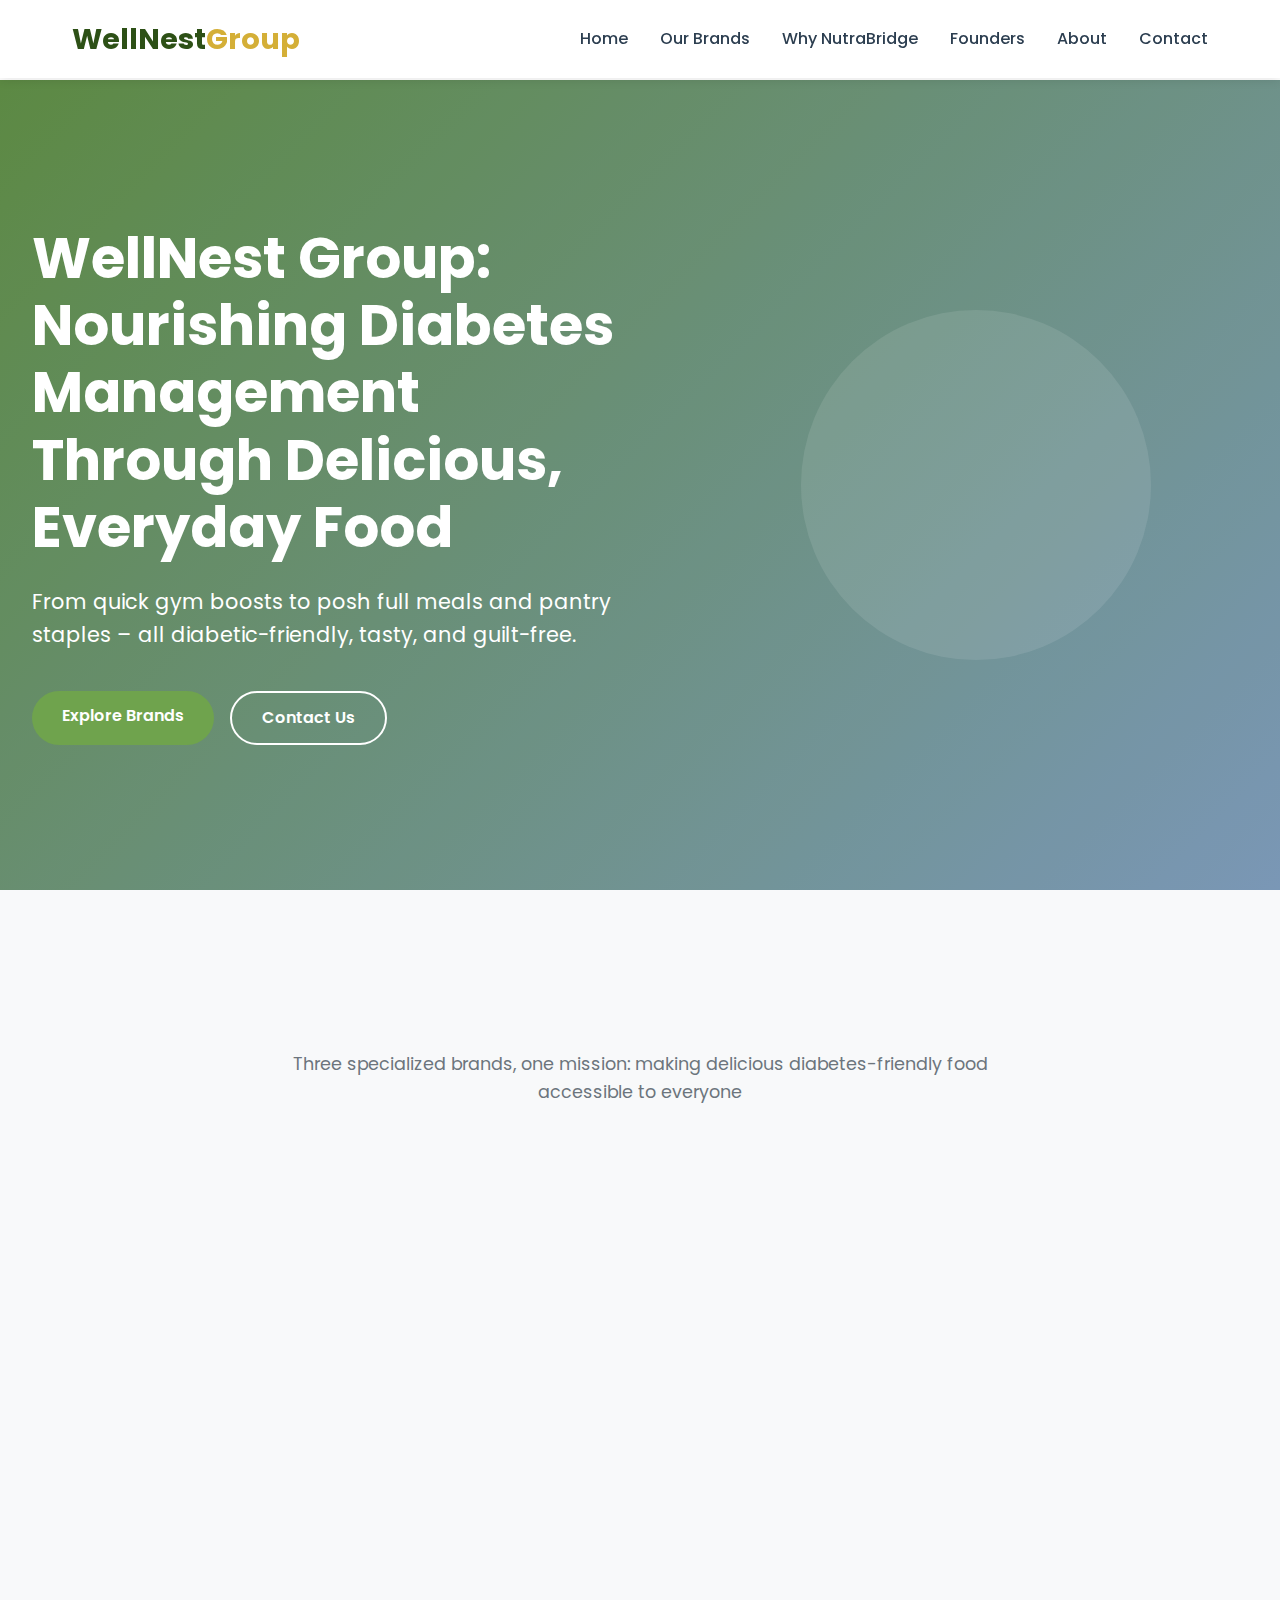
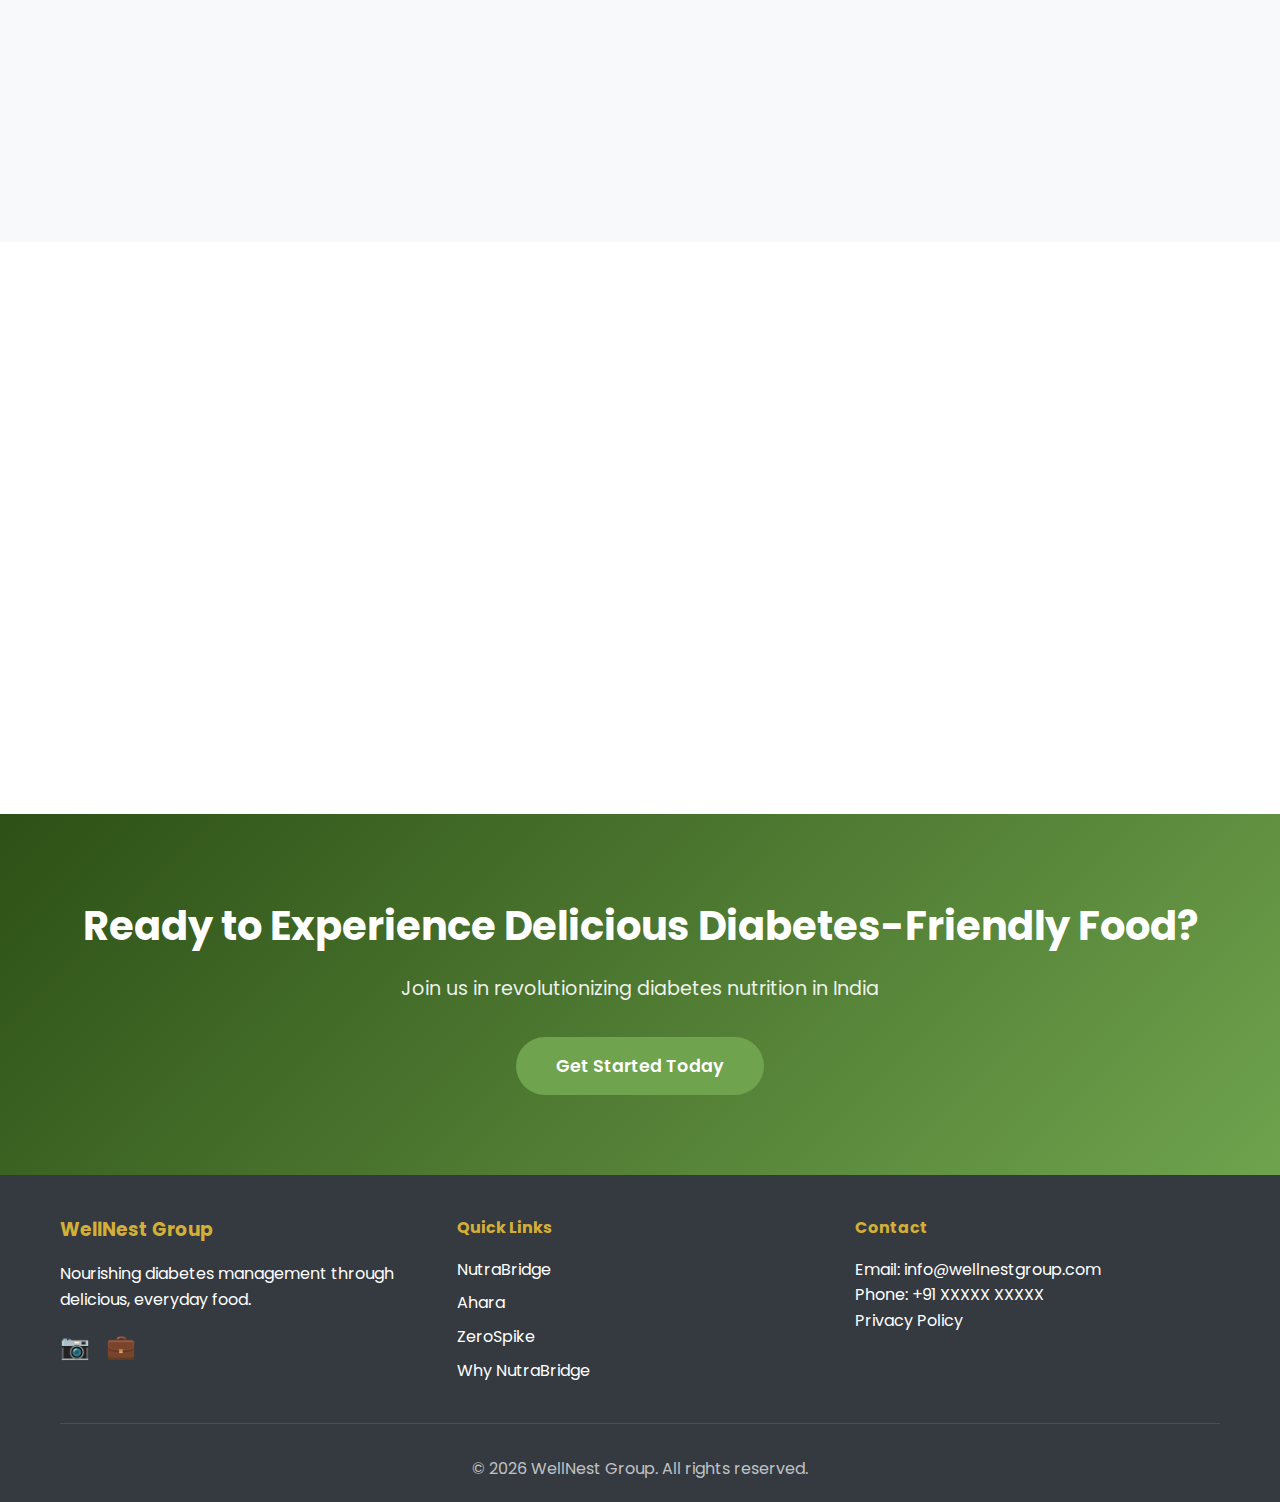
<file: index.html>
<!DOCTYPE html>
<html lang="en">
<head>
    <meta charset="UTF-8">
    <meta name="viewport" content="width=device-width, initial-scale=1.0">
    <title>WellNest Group | Diabetic-Friendly Foods & Gym Cafes</title>
    <meta name="description" content="WellNest Group offers diabetic-friendly food solutions through NutraBridge gym cafes, Ahara fine dining, and ZeroSpike packaged foods. Nourishing diabetes management through delicious, everyday food.">
    <link rel="stylesheet" href="styles.css">
    <link rel="preconnect" href="https://fonts.googleapis.com">
    <link rel="preconnect" href="https://fonts.gstatic.com" crossorigin>
    <link href="https://fonts.googleapis.com/css2?family=Poppins:wght@300;400;500;600;700&display=swap" rel="stylesheet">
</head>
<body>
    <header class="header">
        <nav class="nav">
            <div class="nav-container">
                <div class="logo">
                    <h1>WellNest<span>Group</span></h1>
                </div>
                <ul class="nav-menu">
                    <li><a href="#home" class="nav-link">Home</a></li>
                    <li><a href="#brands" class="nav-link">Our Brands</a></li>
                    <li><a href="why-nutrbridge.html" class="nav-link">Why NutraBridge</a></li>
                    <li><a href="founders.html" class="nav-link">Founders</a></li>
                    <li><a href="about.html" class="nav-link">About</a></li>
                    <li><a href="contact.html" class="nav-link">Contact</a></li>
                </ul>
                <div class="hamburger">
                    <span></span>
                    <span></span>
                    <span></span>
                </div>
            </div>
        </nav>
    </header>

    <main>
        <section id="home" class="hero">
            <div class="hero-content">
                <h1 class="hero-title">WellNest Group: Nourishing Diabetes Management Through Delicious, Everyday Food</h1>
                <p class="hero-subtitle">From quick gym boosts to posh full meals and pantry staples – all diabetic-friendly, tasty, and guilt-free.</p>
                <div class="hero-cta">
                    <a href="#brands" class="btn btn-primary">Explore Brands</a>
                    <a href="contact.html" class="btn btn-secondary">Contact Us</a>
                </div>
            </div>
            <div class="hero-image">
                <div class="hero-placeholder"></div>
            </div>
        </section>

        <section id="brands" class="brands-overview">
            <div class="container">
                <h2 class="section-title">Our Brands</h2>
                <p class="section-subtitle">Three specialized brands, one mission: making delicious diabetes-friendly food accessible to everyone</p>
                
                <div class="brands-grid">
                    <div class="brand-card">
                        <div class="brand-image nutrabridge-bg"></div>
                        <div class="brand-content">
                            <h3>NutraBridge</h3>
                            <p>Gym cafe in partnership with Gold's Gym, serving quick diabetic-friendly snacks like wraps, sandwiches, shakes, protein bars, and coffee for energy boosts before and after workouts.</p>
                            <a href="nutrabridge.html" class="btn btn-outline">Learn More</a>
                        </div>
                    </div>

                    <div class="brand-card">
                        <div class="brand-image ahara-bg"></div>
                        <div class="brand-content">
                            <h3>Ahara</h3>
                            <p>Standalone posh cafes serving full-course meals that are completely diabetic-friendly while maintaining the authentic taste of original recipes.</p>
                            <a href="ahara.html" class="btn btn-outline">Learn More</a>
                        </div>
                    </div>

                    <div class="brand-card">
                        <div class="brand-image zerospike-bg"></div>
                        <div class="brand-content">
                            <h3>ZeroSpike</h3>
                            <p>Packaged diabetic-friendly foods ranging from chakna to dosa batters and more, bringing convenience to every diabetic kitchen without compromising on health.</p>
                            <a href="zerospike.html" class="btn btn-outline">Learn More</a>
                        </div>
                    </div>
                </div>
            </div>
        </section>

        <section class="features">
            <div class="container">
                <h2 class="section-title">Why Choose WellNest Group?</h2>
                <div class="features-grid">
                    <div class="feature">
                        <div class="feature-icon">🌿</div>
                        <h3>Diabetic-Friendly</h3>
                        <p>All our products are low-GI, no added sugar, and high fiber to help manage blood sugar levels effectively.</p>
                    </div>
                    <div class="feature">
                        <div class="feature-icon">👨‍🍳</div>
                        <h3>Great Taste</h3>
                        <p>We believe diabetic food should be delicious. Our culinary experts recreate favorite recipes without compromising on flavor.</p>
                    </div>
                    <div class="feature">
                        <div class="feature-icon">📍</div>
                        <h3>Pan-India Reach</h3>
                        <p>With Gold's Gym partnership and scalable models, we're bringing healthy options to every corner of India.</p>
                    </div>
                </div>
            </div>
        </section>

        <section class="cta-section">
            <div class="container">
                <h2>Ready to Experience Delicious Diabetes-Friendly Food?</h2>
                <p>Join us in revolutionizing diabetes nutrition in India</p>
                <a href="contact.html" class="btn btn-primary btn-large">Get Started Today</a>
            </div>
        </section>
    </main>

    <footer class="footer">
        <div class="container">
            <div class="footer-content">
                <div class="footer-section">
                    <h3>WellNest Group</h3>
                    <p>Nourishing diabetes management through delicious, everyday food.</p>
                    <div class="social-links">
                        <a href="#" aria-label="Instagram">📷</a>
                        <a href="#" aria-label="LinkedIn">💼</a>
                    </div>
                </div>
                <div class="footer-section">
                    <h4>Quick Links</h4>
                    <ul>
                        <li><a href="nutrabridge.html">NutraBridge</a></li>
                        <li><a href="ahara.html">Ahara</a></li>
                        <li><a href="zerospike.html">ZeroSpike</a></li>
                        <li><a href="why-nutrbridge.html">Why NutraBridge</a></li>
                    </ul>
                </div>
                <div class="footer-section">
                    <h4>Contact</h4>
                    <p>Email: info@wellnestgroup.com</p>
                    <p>Phone: +91 XXXXX XXXXX</p>
                    <p><a href="privacy-policy.html">Privacy Policy</a></p>
                </div>
            </div>
            <div class="footer-bottom">
                <p>&copy; 2026 WellNest Group. All rights reserved.</p>
            </div>
        </div>
    </footer>

    <script src="script.js"></script>
</body>
</html>
</file>
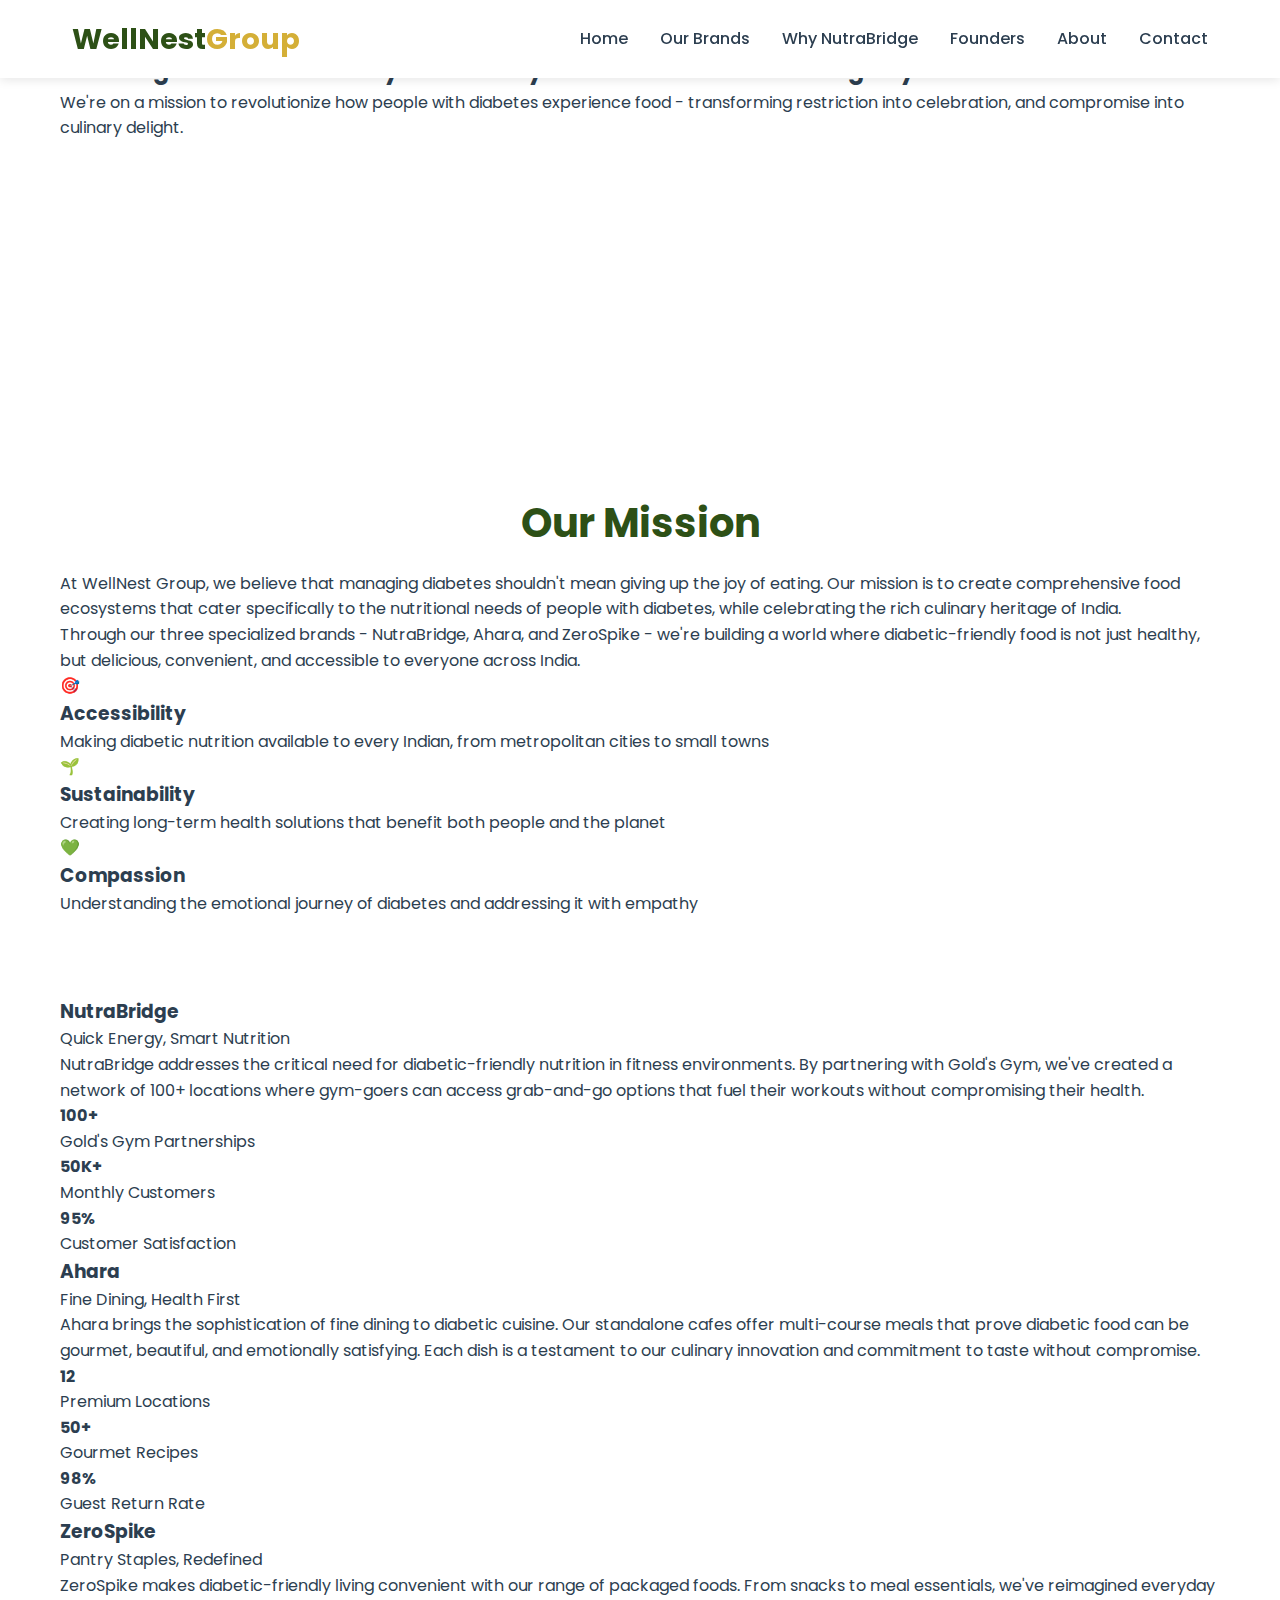
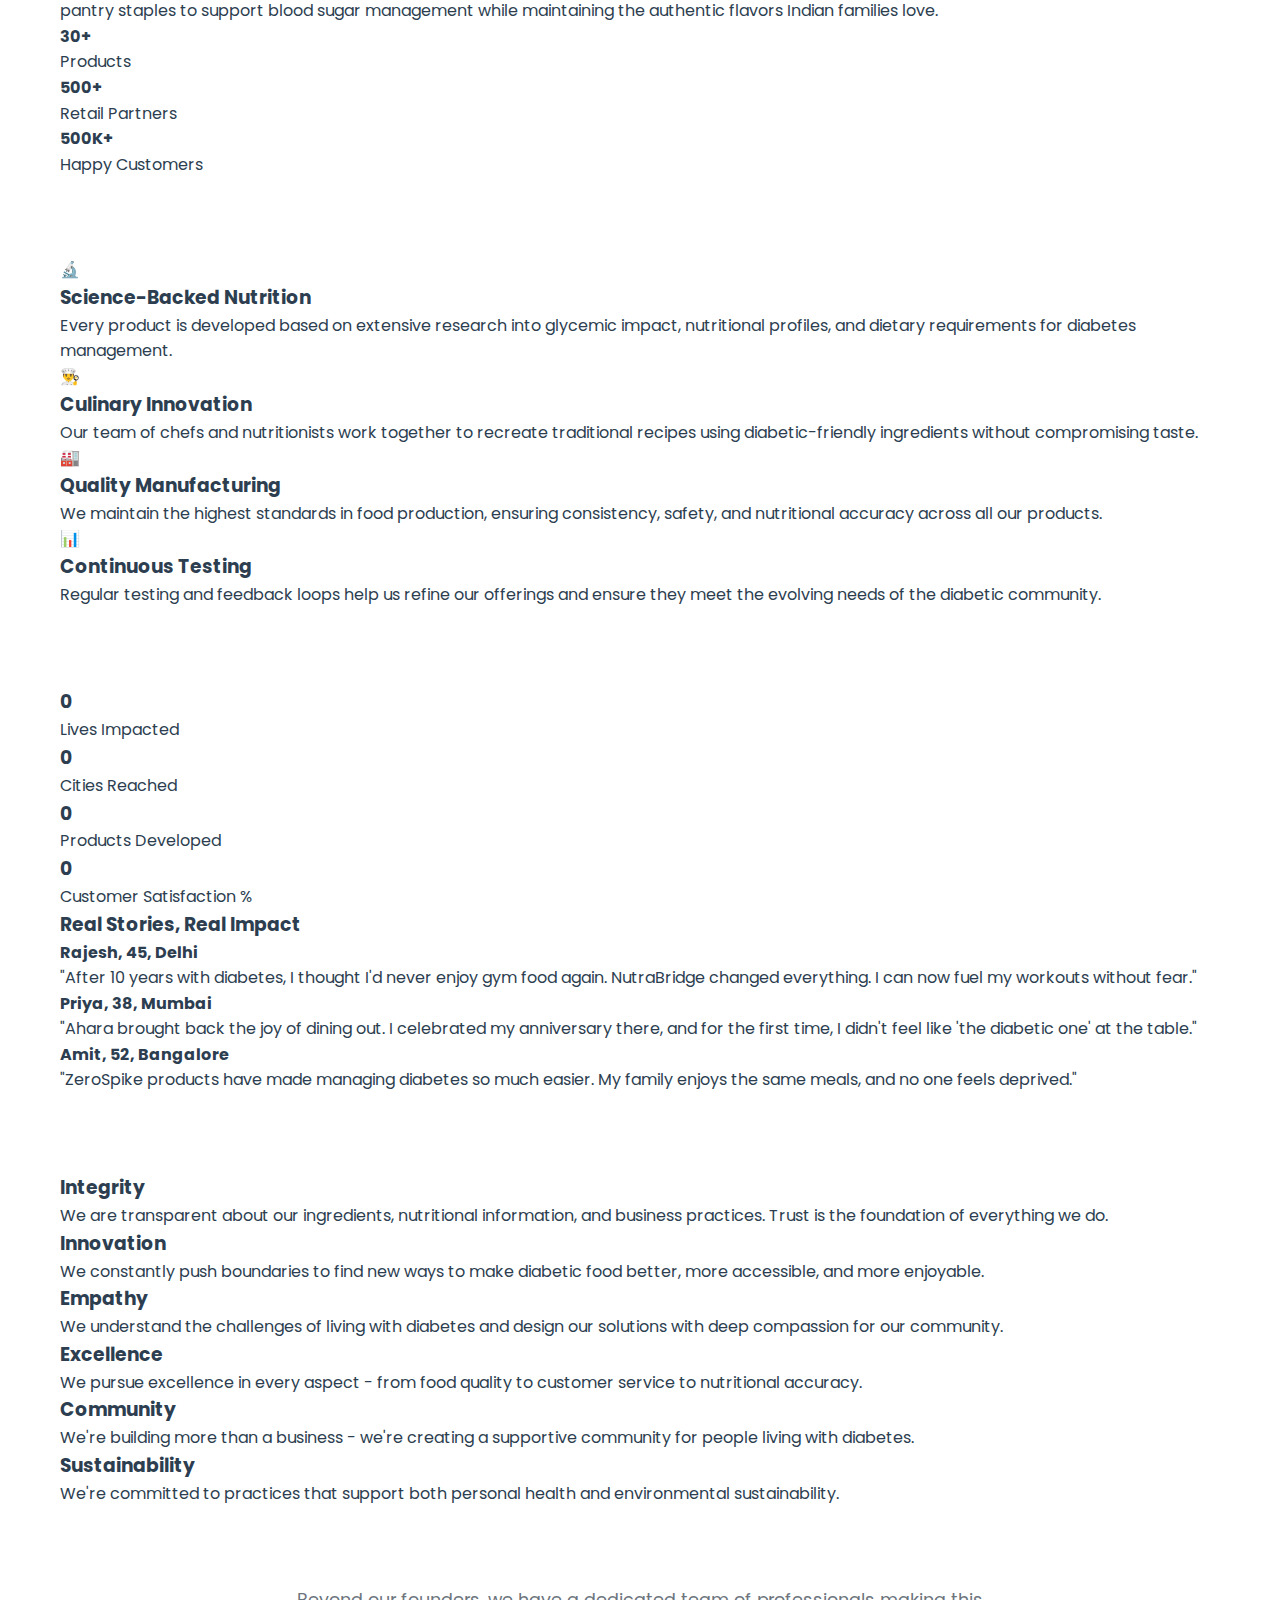
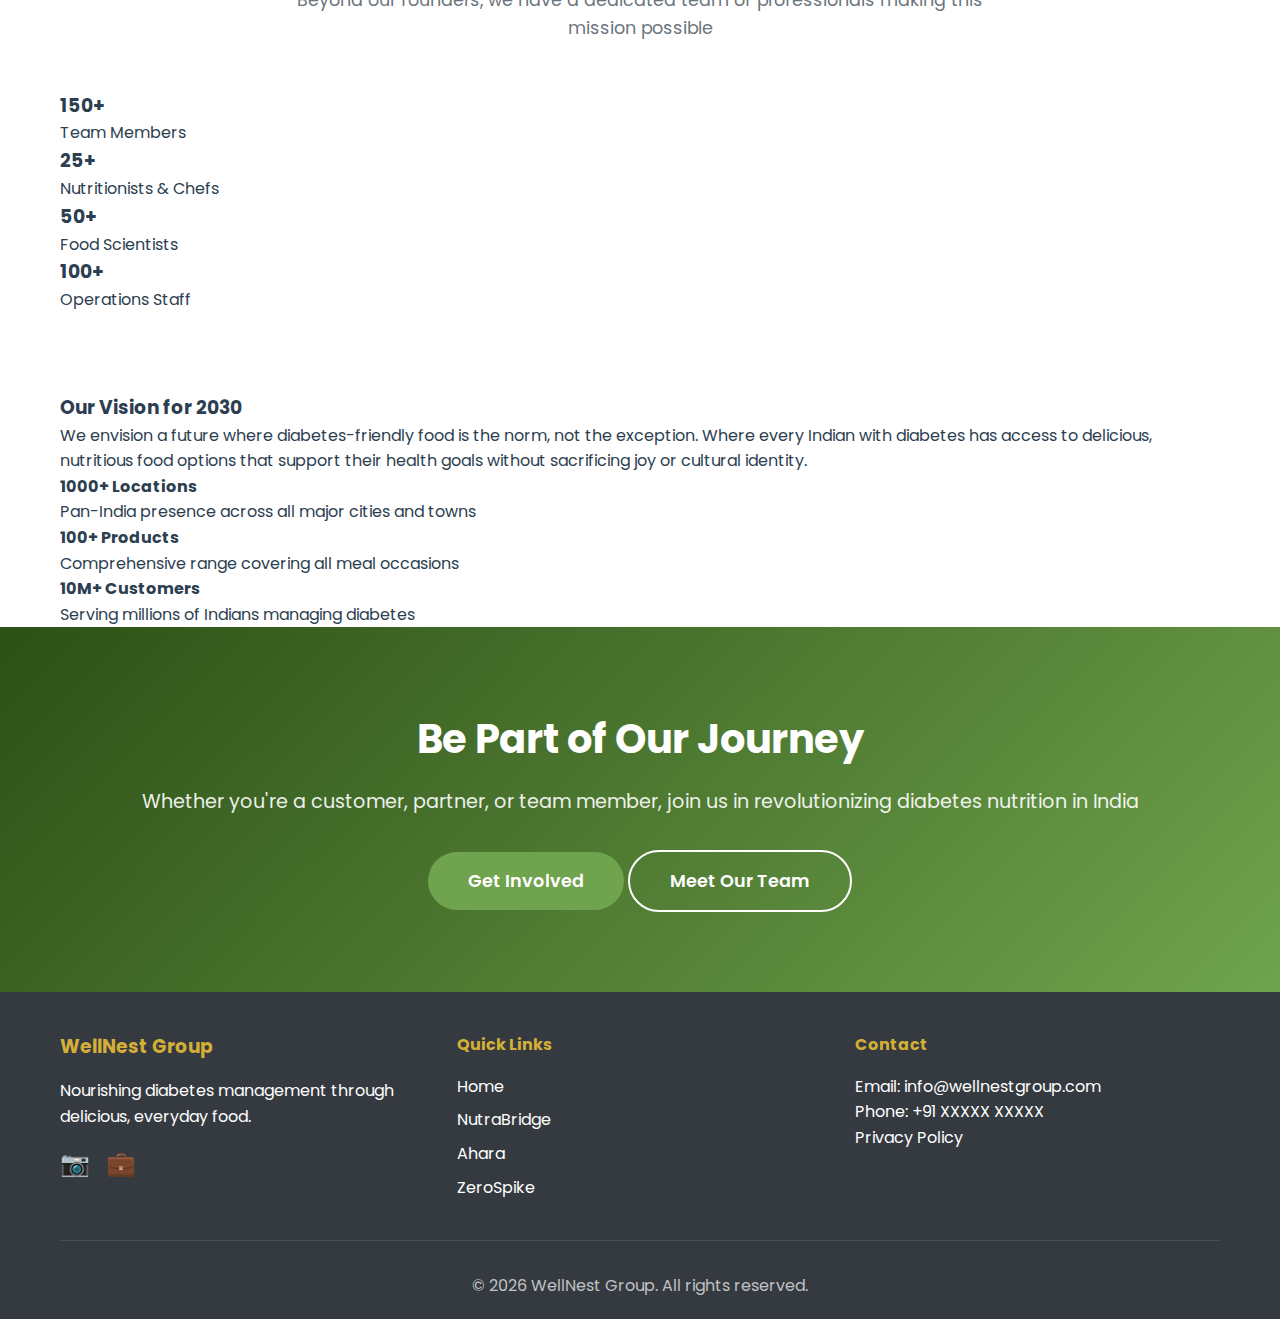
<file: about.html>
<!DOCTYPE html>
<html lang="en">
<head>
    <meta charset="UTF-8">
    <meta name="viewport" content="width=device-width, initial-scale=1.0">
    <title>About WellNest Group - Our Mission to Revolutionize Diabetes Nutrition</title>
    <meta name="description" content="Learn about WellNest Group's mission to create diabetes-friendly food ecosystems without sacrificing joy. Discover our story, values, and commitment to diabetic nutrition in India.">
    <link rel="stylesheet" href="styles.css">
    <link rel="preconnect" href="https://fonts.googleapis.com">
    <link rel="preconnect" href="https://fonts.gstatic.com" crossorigin>
    <link href="https://fonts.googleapis.com/css2?family=Poppins:wght@300;400;500;600;700&display=swap" rel="stylesheet">
</head>
<body>
    <header class="header">
        <nav class="nav">
            <div class="nav-container">
                <div class="logo">
                    <h1>WellNest<span>Group</span></h1>
                </div>
                <ul class="nav-menu">
                    <li><a href="index.html" class="nav-link">Home</a></li>
                    <li><a href="index.html#brands" class="nav-link">Our Brands</a></li>
                    <li><a href="why-nutrbridge.html" class="nav-link">Why NutraBridge</a></li>
                    <li><a href="founders.html" class="nav-link">Founders</a></li>
                    <li><a href="about.html" class="nav-link">About</a></li>
                    <li><a href="contact.html" class="nav-link">Contact</a></li>
                </ul>
                <div class="hamburger">
                    <span></span>
                    <span></span>
                    <span></span>
                </div>
            </div>
        </nav>
    </header>

    <main>
        <section class="about-hero">
            <div class="container">
                <div class="about-hero-content">
                    <h1>About WellNest Group</h1>
                    <h2>Creating Diabetes-Friendly Food Ecosystems Without Sacrificing Joy</h2>
                    <p>We're on a mission to revolutionize how people with diabetes experience food - transforming restriction into celebration, and compromise into culinary delight.</p>
                </div>
                <div class="about-hero-image">
                    <div class="hero-placeholder about-placeholder"></div>
                </div>
            </div>
        </section>

        <section class="mission-section">
            <div class="container">
                <h2 class="section-title">Our Mission</h2>
                <div class="mission-content">
                    <div class="mission-text">
                        <p>At WellNest Group, we believe that managing diabetes shouldn't mean giving up the joy of eating. Our mission is to create comprehensive food ecosystems that cater specifically to the nutritional needs of people with diabetes, while celebrating the rich culinary heritage of India.</p>
                        <p>Through our three specialized brands - NutraBridge, Ahara, and ZeroSpike - we're building a world where diabetic-friendly food is not just healthy, but delicious, convenient, and accessible to everyone across India.</p>
                    </div>
                    <div class="mission-pillars">
                        <div class="pillar">
                            <div class="pillar-icon">🎯</div>
                            <h3>Accessibility</h3>
                            <p>Making diabetic nutrition available to every Indian, from metropolitan cities to small towns</p>
                        </div>
                        <div class="pillar">
                            <div class="pillar-icon">🌱</div>
                            <h3>Sustainability</h3>
                            <p>Creating long-term health solutions that benefit both people and the planet</p>
                        </div>
                        <div class="pillar">
                            <div class="pillar-icon">💚</div>
                            <h3>Compassion</h3>
                            <p>Understanding the emotional journey of diabetes and addressing it with empathy</p>
                        </div>
                    </div>
                </div>
            </div>
        </section>

        <section class="brands-deep-dive">
            <div class="container">
                <h2 class="section-title">Our Three Pillars</h2>
                <div class="brands-expanded">
                    <div class="brand-expanded">
                        <div class="brand-header">
                            <h3>NutraBridge</h3>
                            <p>Quick Energy, Smart Nutrition</p>
                        </div>
                        <div class="brand-details">
                            <p>NutraBridge addresses the critical need for diabetic-friendly nutrition in fitness environments. By partnering with Gold's Gym, we've created a network of 100+ locations where gym-goers can access grab-and-go options that fuel their workouts without compromising their health.</p>
                            <div class="brand-impact">
                                <div class="impact-item">
                                    <h4>100+</h4>
                                    <p>Gold's Gym Partnerships</p>
                                </div>
                                <div class="impact-item">
                                    <h4>50K+</h4>
                                    <p>Monthly Customers</p>
                                </div>
                                <div class="impact-item">
                                    <h4>95%</h4>
                                    <p>Customer Satisfaction</p>
                                </div>
                            </div>
                        </div>
                    </div>

                    <div class="brand-expanded">
                        <div class="brand-header">
                            <h3>Ahara</h3>
                            <p>Fine Dining, Health First</p>
                        </div>
                        <div class="brand-details">
                            <p>Ahara brings the sophistication of fine dining to diabetic cuisine. Our standalone cafes offer multi-course meals that prove diabetic food can be gourmet, beautiful, and emotionally satisfying. Each dish is a testament to our culinary innovation and commitment to taste without compromise.</p>
                            <div class="brand-impact">
                                <div class="impact-item">
                                    <h4>12</h4>
                                    <p>Premium Locations</p>
                                </div>
                                <div class="impact-item">
                                    <h4>50+</h4>
                                    <p>Gourmet Recipes</p>
                                </div>
                                <div class="impact-item">
                                    <h4>98%</h4>
                                    <p>Guest Return Rate</p>
                                </div>
                            </div>
                        </div>
                    </div>

                    <div class="brand-expanded">
                        <div class="brand-header">
                            <h3>ZeroSpike</h3>
                            <p>Pantry Staples, Redefined</p>
                        </div>
                        <div class="brand-details">
                            <p>ZeroSpike makes diabetic-friendly living convenient with our range of packaged foods. From snacks to meal essentials, we've reimagined everyday pantry staples to support blood sugar management while maintaining the authentic flavors Indian families love.</p>
                            <div class="brand-impact">
                                <div class="impact-item">
                                    <h4>30+</h4>
                                    <p>Products</p>
                                </div>
                                <div class="impact-item">
                                    <h4>500+</h4>
                                    <p>Retail Partners</p>
                                </div>
                                <div class="impact-item">
                                    <h4>500K+</h4>
                                    <p>Happy Customers</p>
                                </div>
                            </div>
                        </div>
                    </div>
                </div>
            </div>
        </section>

        <section class="approach-section">
            <div class="container">
                <h2 class="section-title">Our Approach</h2>
                <div class="approach-grid">
                    <div class="approach-card">
                        <div class="approach-icon">🔬</div>
                        <h3>Science-Backed Nutrition</h3>
                        <p>Every product is developed based on extensive research into glycemic impact, nutritional profiles, and dietary requirements for diabetes management.</p>
                    </div>
                    <div class="approach-card">
                        <div class="approach-icon">👨‍🍳</div>
                        <h3>Culinary Innovation</h3>
                        <p>Our team of chefs and nutritionists work together to recreate traditional recipes using diabetic-friendly ingredients without compromising taste.</p>
                    </div>
                    <div class="approach-card">
                        <div class="approach-icon">🏭</div>
                        <h3>Quality Manufacturing</h3>
                        <p>We maintain the highest standards in food production, ensuring consistency, safety, and nutritional accuracy across all our products.</p>
                    </div>
                    <div class="approach-card">
                        <div class="approach-icon">📊</div>
                        <h3>Continuous Testing</h3>
                        <p>Regular testing and feedback loops help us refine our offerings and ensure they meet the evolving needs of the diabetic community.</p>
                    </div>
                </div>
            </div>
        </section>

        <section class="impact-section">
            <div class="container">
                <h2 class="section-title">Our Impact</h2>
                <div class="impact-overview">
                    <div class="impact-stats-large">
                        <div class="impact-stat-large">
                            <h3 data-target="1000000">0</h3>
                            <p>Lives Impacted</p>
                        </div>
                        <div class="impact-stat-large">
                            <h3 data-target="100">0</h3>
                            <p>Cities Reached</p>
                        </div>
                        <div class="impact-stat-large">
                            <h3 data-target="500">0</h3>
                            <p>Products Developed</p>
                        </div>
                        <div class="impact-stat-large">
                            <h3 data-target="95">0</h3>
                            <p>Customer Satisfaction %</p>
                        </div>
                    </div>
                    <div class="impact-stories">
                        <h3>Real Stories, Real Impact</h3>
                        <div class="story-cards">
                            <div class="story-card">
                                <h4>Rajesh, 45, Delhi</h4>
                                <p>"After 10 years with diabetes, I thought I'd never enjoy gym food again. NutraBridge changed everything. I can now fuel my workouts without fear."</p>
                            </div>
                            <div class="story-card">
                                <h4>Priya, 38, Mumbai</h4>
                                <p>"Ahara brought back the joy of dining out. I celebrated my anniversary there, and for the first time, I didn't feel like 'the diabetic one' at the table."</p>
                            </div>
                            <div class="story-card">
                                <h4>Amit, 52, Bangalore</h4>
                                <p>"ZeroSpike products have made managing diabetes so much easier. My family enjoys the same meals, and no one feels deprived."</p>
                            </div>
                        </div>
                    </div>
                </div>
            </div>
        </section>

        <section class="values-section">
            <div class="container">
                <h2 class="section-title">Our Values</h2>
                <div class="values-grid">
                    <div class="value-item">
                        <h3>Integrity</h3>
                        <p>We are transparent about our ingredients, nutritional information, and business practices. Trust is the foundation of everything we do.</p>
                    </div>
                    <div class="value-item">
                        <h3>Innovation</h3>
                        <p>We constantly push boundaries to find new ways to make diabetic food better, more accessible, and more enjoyable.</p>
                    </div>
                    <div class="value-item">
                        <h3>Empathy</h3>
                        <p>We understand the challenges of living with diabetes and design our solutions with deep compassion for our community.</p>
                    </div>
                    <div class="value-item">
                        <h3>Excellence</h3>
                        <p>We pursue excellence in every aspect - from food quality to customer service to nutritional accuracy.</p>
                    </div>
                    <div class="value-item">
                        <h3>Community</h3>
                        <p>We're building more than a business - we're creating a supportive community for people living with diabetes.</p>
                    </div>
                    <div class="value-item">
                        <h3>Sustainability</h3>
                        <p>We're committed to practices that support both personal health and environmental sustainability.</p>
                    </div>
                </div>
            </div>
        </section>

        <section class="team-section">
            <div class="container">
                <h2 class="section-title">Our Extended Team</h2>
                <p class="section-subtitle">Beyond our founders, we have a dedicated team of professionals making this mission possible</p>
                <div class="team-stats">
                    <div class="team-stat">
                        <h3>150+</h3>
                        <p>Team Members</p>
                    </div>
                    <div class="team-stat">
                        <h3>25+</h3>
                        <p>Nutritionists & Chefs</p>
                    </div>
                    <div class="team-stat">
                        <h3>50+</h3>
                        <p>Food Scientists</p>
                    </div>
                    <div class="team-stat">
                        <h3>100+</h3>
                        <p>Operations Staff</p>
                    </div>
                </div>
            </div>
        </section>

        <section class="future-section">
            <div class="container">
                <h2 class="section-title">Looking Ahead</h2>
                <div class="future-vision">
                    <div class="vision-text">
                        <h3>Our Vision for 2030</h3>
                        <p>We envision a future where diabetes-friendly food is the norm, not the exception. Where every Indian with diabetes has access to delicious, nutritious food options that support their health goals without sacrificing joy or cultural identity.</p>
                        <div class="vision-goals">
                            <div class="goal">
                                <h4>1000+ Locations</h4>
                                <p>Pan-India presence across all major cities and towns</p>
                            </div>
                            <div class="goal">
                                <h4>100+ Products</h4>
                                <p>Comprehensive range covering all meal occasions</p>
                            </div>
                            <div class="goal">
                                <h4>10M+ Customers</h4>
                                <p>Serving millions of Indians managing diabetes</p>
                            </div>
                        </div>
                    </div>
                    <div class="vision-image">
                        <div class="vision-placeholder"></div>
                    </div>
                </div>
            </div>
        </section>

        <section class="cta-section">
            <div class="container">
                <h2>Be Part of Our Journey</h2>
                <p>Whether you're a customer, partner, or team member, join us in revolutionizing diabetes nutrition in India</p>
                <div class="cta-buttons">
                    <a href="contact.html" class="btn btn-primary btn-large">Get Involved</a>
                    <a href="founders.html" class="btn btn-secondary btn-large">Meet Our Team</a>
                </div>
            </div>
        </section>
    </main>

    <footer class="footer">
        <div class="container">
            <div class="footer-content">
                <div class="footer-section">
                    <h3>WellNest Group</h3>
                    <p>Nourishing diabetes management through delicious, everyday food.</p>
                    <div class="social-links">
                        <a href="#" aria-label="Instagram">📷</a>
                        <a href="#" aria-label="LinkedIn">💼</a>
                    </div>
                </div>
                <div class="footer-section">
                    <h4>Quick Links</h4>
                    <ul>
                        <li><a href="index.html">Home</a></li>
                        <li><a href="nutrabridge.html">NutraBridge</a></li>
                        <li><a href="ahara.html">Ahara</a></li>
                        <li><a href="zerospike.html">ZeroSpike</a></li>
                    </ul>
                </div>
                <div class="footer-section">
                    <h4>Contact</h4>
                    <p>Email: info@wellnestgroup.com</p>
                    <p>Phone: +91 XXXXX XXXXX</p>
                    <p><a href="privacy-policy.html">Privacy Policy</a></p>
                </div>
            </div>
            <div class="footer-bottom">
                <p>&copy; 2026 WellNest Group. All rights reserved.</p>
            </div>
        </div>
    </footer>

    <script src="script.js"></script>
</body>
</html>
</file>
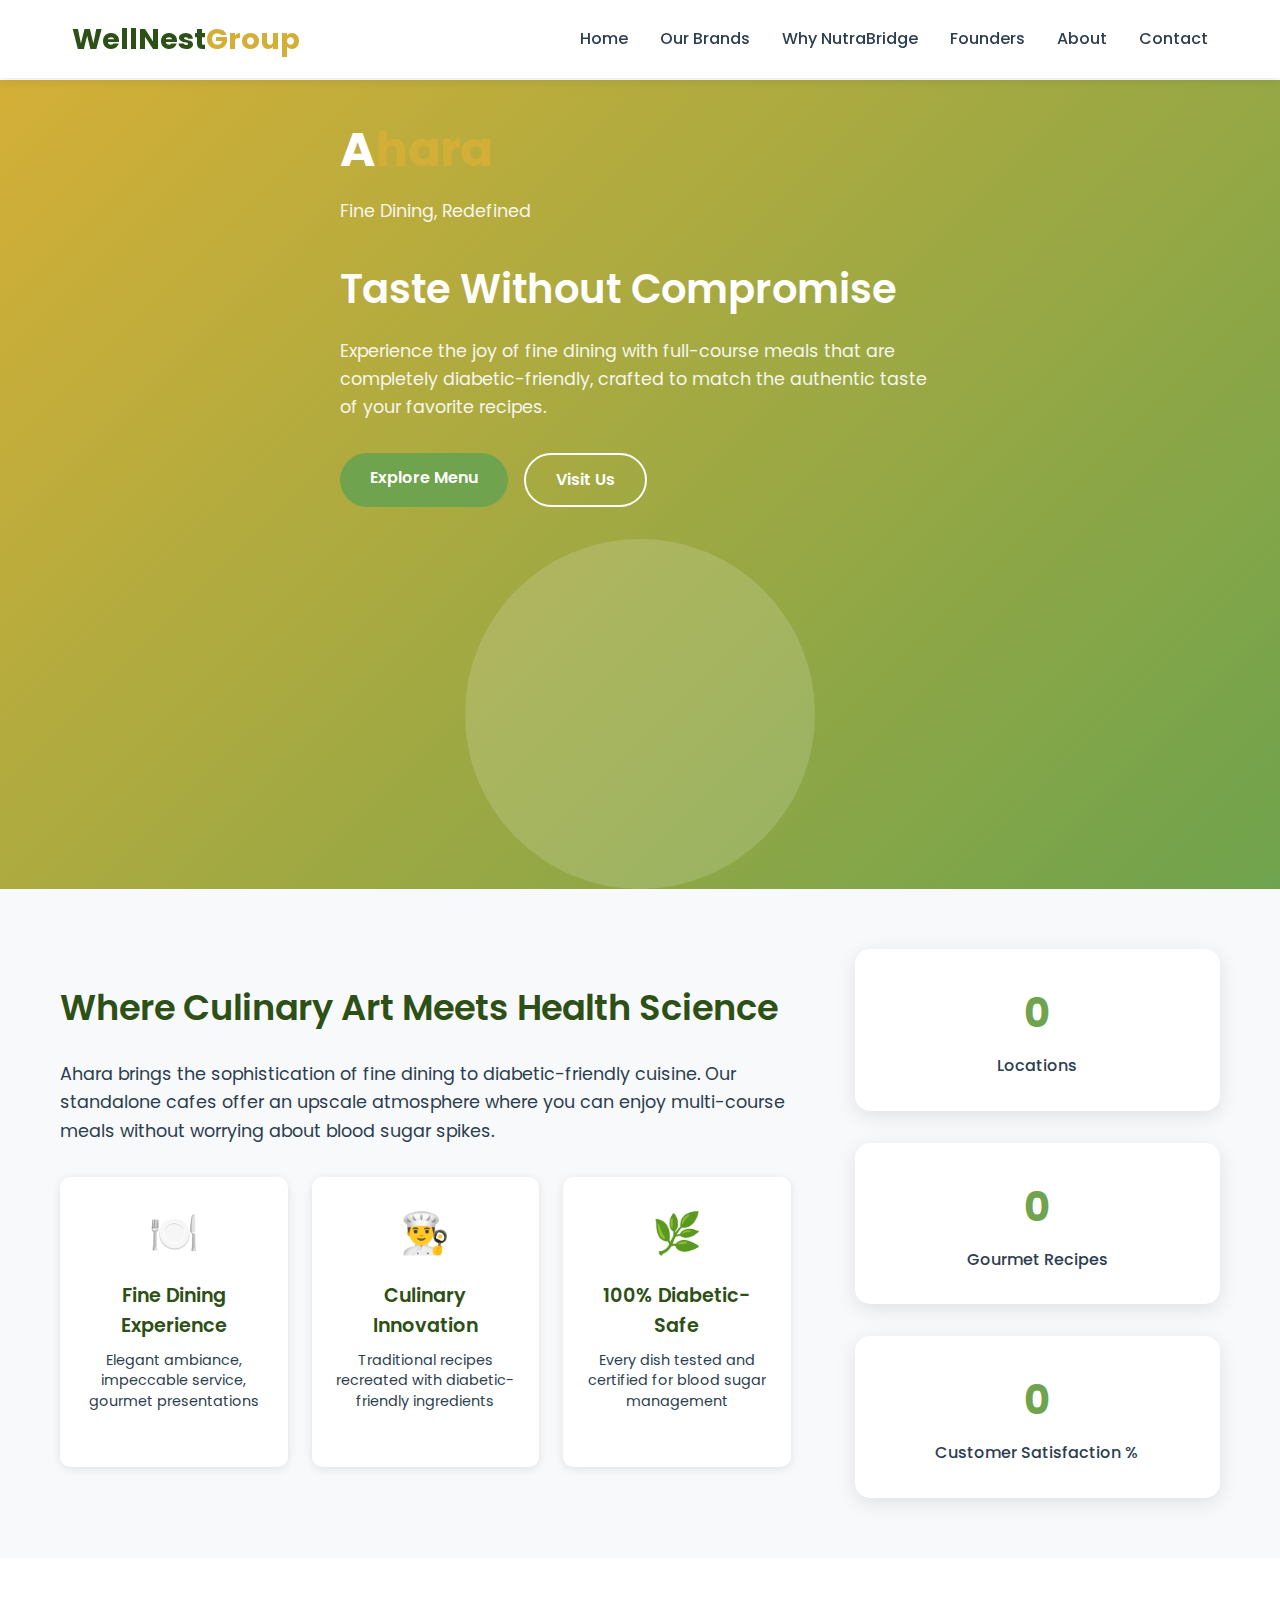
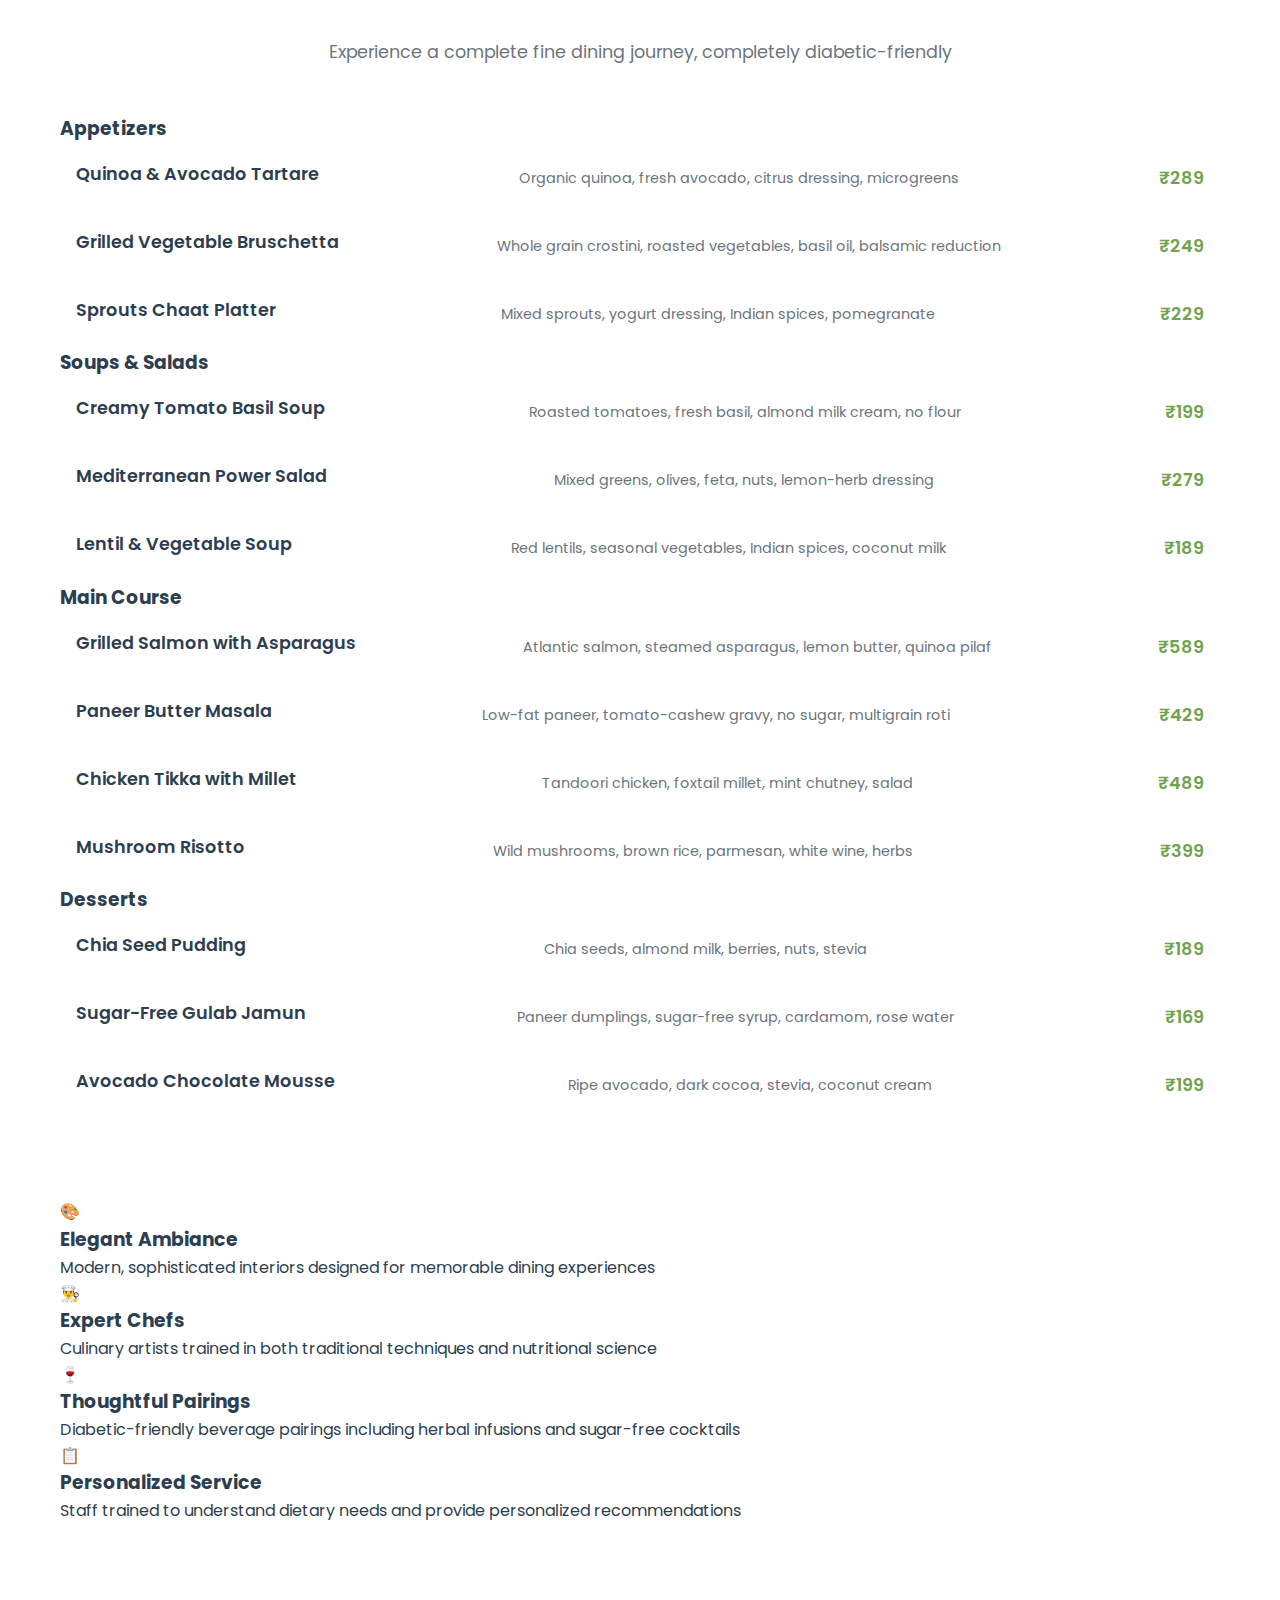
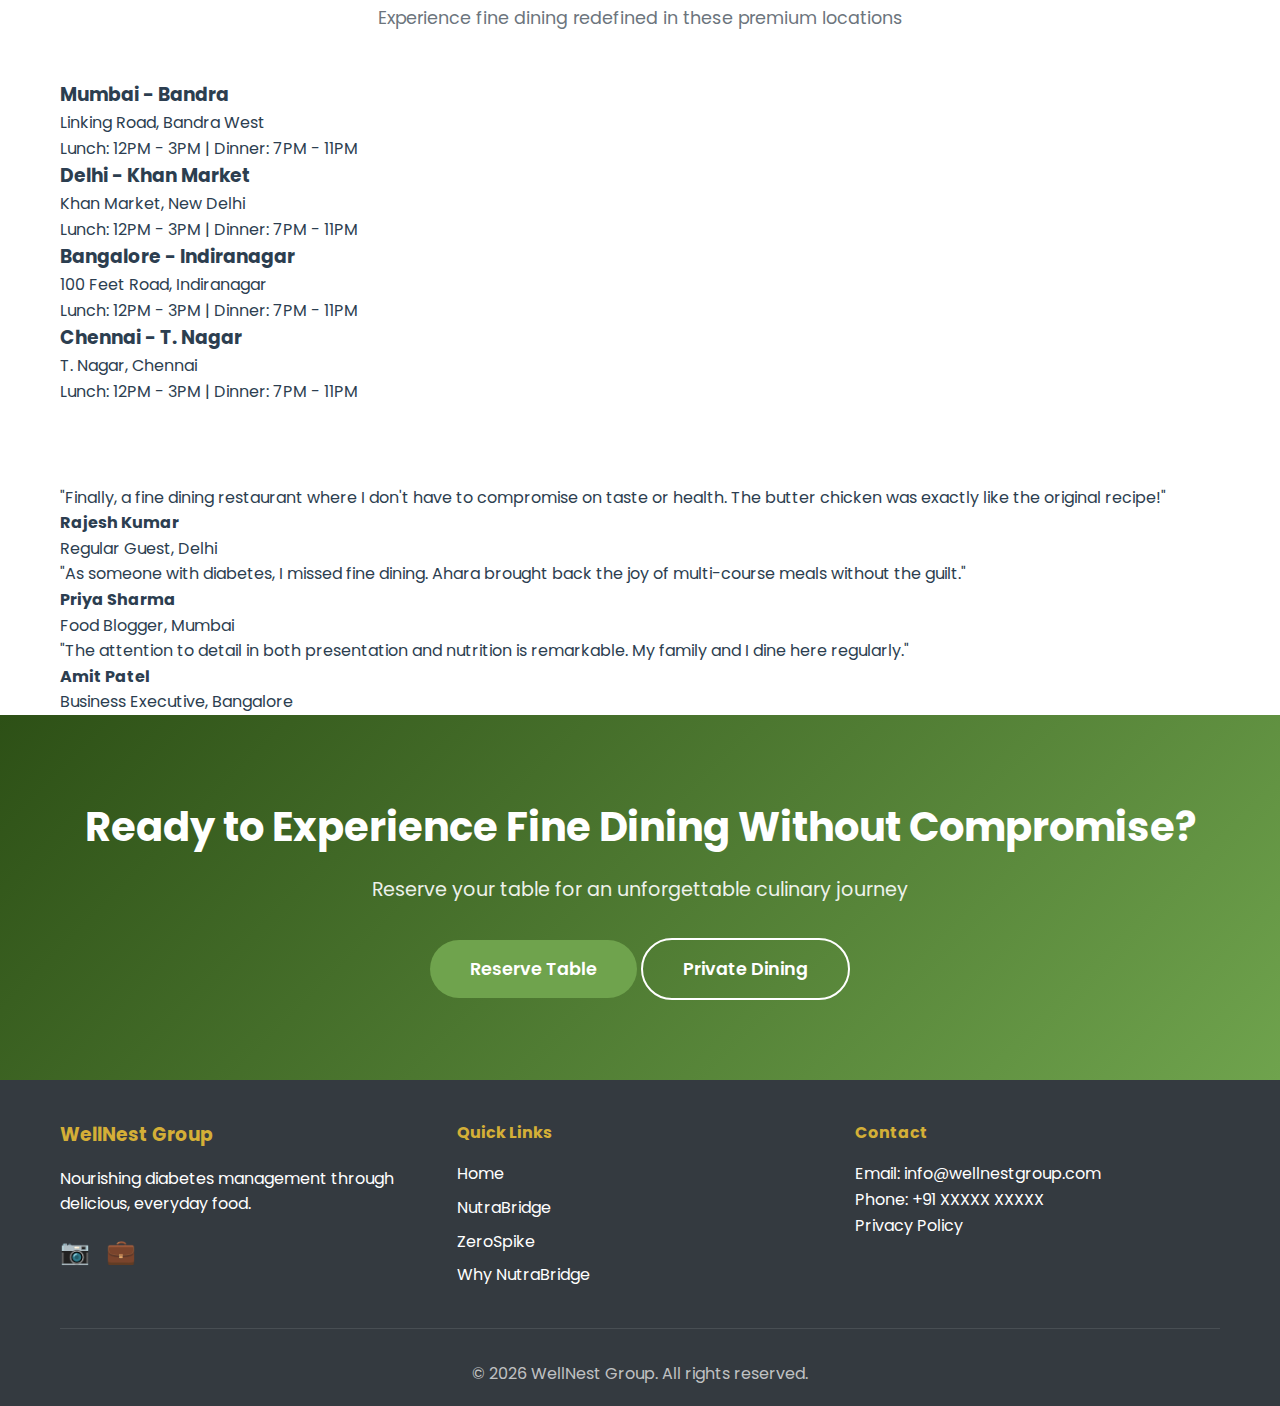
<file: ahara.html>
<!DOCTYPE html>
<html lang="en">
<head>
    <meta charset="UTF-8">
    <meta name="viewport" content="width=device-width, initial-scale=1.0">
    <title>Ahara - Fine Dining Diabetic-Friendly Restaurant | WellNest Group</title>
    <meta name="description" content="Ahara offers posh, fine dining experiences with full-course meals that are completely diabetic-friendly while maintaining authentic taste. Premium dining without compromise.">
    <link rel="stylesheet" href="styles.css">
    <link rel="preconnect" href="https://fonts.googleapis.com">
    <link rel="preconnect" href="https://fonts.gstatic.com" crossorigin>
    <link href="https://fonts.googleapis.com/css2?family=Poppins:wght@300;400;500;600;700&display=swap" rel="stylesheet">
</head>
<body>
    <header class="header">
        <nav class="nav">
            <div class="nav-container">
                <div class="logo">
                    <h1>WellNest<span>Group</span></h1>
                </div>
                <ul class="nav-menu">
                    <li><a href="index.html" class="nav-link">Home</a></li>
                    <li><a href="index.html#brands" class="nav-link">Our Brands</a></li>
                    <li><a href="why-nutrbridge.html" class="nav-link">Why NutraBridge</a></li>
                    <li><a href="founders.html" class="nav-link">Founders</a></li>
                    <li><a href="about.html" class="nav-link">About</a></li>
                    <li><a href="contact.html" class="nav-link">Contact</a></li>
                </ul>
                <div class="hamburger">
                    <span></span>
                    <span></span>
                    <span></span>
                </div>
            </div>
        </nav>
    </header>

    <main>
        <section class="brand-hero ahara-hero">
            <div class="container">
                <div class="brand-hero-content">
                    <div class="brand-logo">
                        <h1>A<span>hara</span></h1>
                        <p class="brand-tagline">Fine Dining, Redefined</p>
                    </div>
                    <h2>Taste Without Compromise</h2>
                    <p>Experience the joy of fine dining with full-course meals that are completely diabetic-friendly, crafted to match the authentic taste of your favorite recipes.</p>
                    <div class="brand-cta">
                        <a href="#menu" class="btn btn-primary">Explore Menu</a>
                        <a href="#locations" class="btn btn-secondary">Visit Us</a>
                    </div>
                </div>
                <div class="brand-hero-image">
                    <div class="hero-placeholder ahara-placeholder"></div>
                </div>
            </div>
        </section>

        <section class="brand-overview">
            <div class="container">
                <div class="overview-content">
                    <div class="overview-text">
                        <h2>Where Culinary Art Meets Health Science</h2>
                        <p>Ahara brings the sophistication of fine dining to diabetic-friendly cuisine. Our standalone cafes offer an upscale atmosphere where you can enjoy multi-course meals without worrying about blood sugar spikes.</p>
                        <div class="key-features">
                            <div class="feature-item">
                                <div class="feature-icon">🍽️</div>
                                <h3>Fine Dining Experience</h3>
                                <p>Elegant ambiance, impeccable service, gourmet presentations</p>
                            </div>
                            <div class="feature-item">
                                <div class="feature-icon">👨‍🍳</div>
                                <h3>Culinary Innovation</h3>
                                <p>Traditional recipes recreated with diabetic-friendly ingredients</p>
                            </div>
                            <div class="feature-item">
                                <div class="feature-icon">🌿</div>
                                <h3>100% Diabetic-Safe</h3>
                                <p>Every dish tested and certified for blood sugar management</p>
                            </div>
                        </div>
                    </div>
                    <div class="overview-stats">
                        <div class="stat">
                            <h3 data-target="12">0</h3>
                            <p>Locations</p>
                        </div>
                        <div class="stat">
                            <h3 data-target="50">0</h3>
                            <p>Gourmet Recipes</p>
                        </div>
                        <div class="stat">
                            <h3 data-target="98">0</h3>
                            <p>Customer Satisfaction %</p>
                        </div>
                    </div>
                </div>
            </div>
        </section>

        <section id="menu" class="tasting-menu">
            <div class="container">
                <h2 class="section-title">Sample Tasting Menu</h2>
                <p class="section-subtitle">Experience a complete fine dining journey, completely diabetic-friendly</p>
                
                <div class="menu-course">
                    <h3>Appetizers</h3>
                    <div class="course-items">
                        <div class="menu-item">
                            <h4>Quinoa & Avocado Tartare</h4>
                            <p>Organic quinoa, fresh avocado, citrus dressing, microgreens</p>
                            <span class="price">₹289</span>
                        </div>
                        <div class="menu-item">
                            <h4>Grilled Vegetable Bruschetta</h4>
                            <p>Whole grain crostini, roasted vegetables, basil oil, balsamic reduction</p>
                            <span class="price">₹249</span>
                        </div>
                        <div class="menu-item">
                            <h4>Sprouts Chaat Platter</h4>
                            <p>Mixed sprouts, yogurt dressing, Indian spices, pomegranate</p>
                            <span class="price">₹229</span>
                        </div>
                    </div>
                </div>

                <div class="menu-course">
                    <h3>Soups & Salads</h3>
                    <div class="course-items">
                        <div class="menu-item">
                            <h4>Creamy Tomato Basil Soup</h4>
                            <p>Roasted tomatoes, fresh basil, almond milk cream, no flour</p>
                            <span class="price">₹199</span>
                        </div>
                        <div class="menu-item">
                            <h4>Mediterranean Power Salad</h4>
                            <p>Mixed greens, olives, feta, nuts, lemon-herb dressing</p>
                            <span class="price">₹279</span>
                        </div>
                        <div class="menu-item">
                            <h4>Lentil & Vegetable Soup</h4>
                            <p>Red lentils, seasonal vegetables, Indian spices, coconut milk</p>
                            <span class="price">₹189</span>
                        </div>
                    </div>
                </div>

                <div class="menu-course">
                    <h3>Main Course</h3>
                    <div class="course-items">
                        <div class="menu-item">
                            <h4>Grilled Salmon with Asparagus</h4>
                            <p>Atlantic salmon, steamed asparagus, lemon butter, quinoa pilaf</p>
                            <span class="price">₹589</span>
                        </div>
                        <div class="menu-item">
                            <h4>Paneer Butter Masala</h4>
                            <p>Low-fat paneer, tomato-cashew gravy, no sugar, multigrain roti</p>
                            <span class="price">₹429</span>
                        </div>
                        <div class="menu-item">
                            <h4>Chicken Tikka with Millet</h4>
                            <p>Tandoori chicken, foxtail millet, mint chutney, salad</p>
                            <span class="price">₹489</span>
                        </div>
                        <div class="menu-item">
                            <h4>Mushroom Risotto</h4>
                            <p>Wild mushrooms, brown rice, parmesan, white wine, herbs</p>
                            <span class="price">₹399</span>
                        </div>
                    </div>
                </div>

                <div class="menu-course">
                    <h3>Desserts</h3>
                    <div class="course-items">
                        <div class="menu-item">
                            <h4>Chia Seed Pudding</h4>
                            <p>Chia seeds, almond milk, berries, nuts, stevia</p>
                            <span class="price">₹189</span>
                        </div>
                        <div class="menu-item">
                            <h4>Sugar-Free Gulab Jamun</h4>
                            <p>Paneer dumplings, sugar-free syrup, cardamom, rose water</p>
                            <span class="price">₹169</span>
                        </div>
                        <div class="menu-item">
                            <h4>Avocado Chocolate Mousse</h4>
                            <p>Ripe avocado, dark cocoa, stevia, coconut cream</p>
                            <span class="price">₹199</span>
                        </div>
                    </div>
                </div>
            </div>
        </section>

        <section class="dining-experience">
            <div class="container">
                <h2 class="section-title">The Ahara Experience</h2>
                <div class="experience-grid">
                    <div class="experience-card">
                        <div class="experience-icon">🎨</div>
                        <h3>Elegant Ambiance</h3>
                        <p>Modern, sophisticated interiors designed for memorable dining experiences</p>
                    </div>
                    <div class="experience-card">
                        <div class="experience-icon">👨‍🍳</div>
                        <h3>Expert Chefs</h3>
                        <p>Culinary artists trained in both traditional techniques and nutritional science</p>
                    </div>
                    <div class="experience-card">
                        <div class="experience-icon">🍷</div>
                        <h3>Thoughtful Pairings</h3>
                        <p>Diabetic-friendly beverage pairings including herbal infusions and sugar-free cocktails</p>
                    </div>
                    <div class="experience-card">
                        <div class="experience-icon">📋</div>
                        <h3>Personalized Service</h3>
                        <p>Staff trained to understand dietary needs and provide personalized recommendations</p>
                    </div>
                </div>
            </div>
        </section>

        <section id="locations" class="locations">
            <div class="container">
                <h2 class="section-title">Our Locations</h2>
                <p class="section-subtitle">Experience fine dining redefined in these premium locations</p>
                <div class="locations-grid">
                    <div class="location-card">
                        <h3>Mumbai - Bandra</h3>
                        <p>Linking Road, Bandra West</p>
                        <p>Lunch: 12PM - 3PM | Dinner: 7PM - 11PM</p>
                    </div>
                    <div class="location-card">
                        <h3>Delhi - Khan Market</h3>
                        <p>Khan Market, New Delhi</p>
                        <p>Lunch: 12PM - 3PM | Dinner: 7PM - 11PM</p>
                    </div>
                    <div class="location-card">
                        <h3>Bangalore - Indiranagar</h3>
                        <p>100 Feet Road, Indiranagar</p>
                        <p>Lunch: 12PM - 3PM | Dinner: 7PM - 11PM</p>
                    </div>
                    <div class="location-card">
                        <h3>Chennai - T. Nagar</h3>
                        <p>T. Nagar, Chennai</p>
                        <p>Lunch: 12PM - 3PM | Dinner: 7PM - 11PM</p>
                    </div>
                </div>
            </div>
        </section>

        <section class="testimonials">
            <div class="container">
                <h2 class="section-title">What Our Guests Say</h2>
                <div class="testimonials-grid">
                    <div class="testimonial">
                        <p>"Finally, a fine dining restaurant where I don't have to compromise on taste or health. The butter chicken was exactly like the original recipe!"</p>
                        <div class="testimonial-author">
                            <h4>Rajesh Kumar</h4>
                            <p>Regular Guest, Delhi</p>
                        </div>
                    </div>
                    <div class="testimonial">
                        <p>"As someone with diabetes, I missed fine dining. Ahara brought back the joy of multi-course meals without the guilt."</p>
                        <div class="testimonial-author">
                            <h4>Priya Sharma</h4>
                            <p>Food Blogger, Mumbai</p>
                        </div>
                    </div>
                    <div class="testimonial">
                        <p>"The attention to detail in both presentation and nutrition is remarkable. My family and I dine here regularly."</p>
                        <div class="testimonial-author">
                            <h4>Amit Patel</h4>
                            <p>Business Executive, Bangalore</p>
                        </div>
                    </div>
                </div>
            </div>
        </section>

        <section class="cta-section">
            <div class="container">
                <h2>Ready to Experience Fine Dining Without Compromise?</h2>
                <p>Reserve your table for an unforgettable culinary journey</p>
                <div class="cta-buttons">
                    <a href="contact.html" class="btn btn-primary btn-large">Reserve Table</a>
                    <a href="contact.html" class="btn btn-secondary btn-large">Private Dining</a>
                </div>
            </div>
        </section>
    </main>

    <footer class="footer">
        <div class="container">
            <div class="footer-content">
                <div class="footer-section">
                    <h3>WellNest Group</h3>
                    <p>Nourishing diabetes management through delicious, everyday food.</p>
                    <div class="social-links">
                        <a href="#" aria-label="Instagram">📷</a>
                        <a href="#" aria-label="LinkedIn">💼</a>
                    </div>
                </div>
                <div class="footer-section">
                    <h4>Quick Links</h4>
                    <ul>
                        <li><a href="index.html">Home</a></li>
                        <li><a href="nutrabridge.html">NutraBridge</a></li>
                        <li><a href="zerospike.html">ZeroSpike</a></li>
                        <li><a href="why-nutrbridge.html">Why NutraBridge</a></li>
                    </ul>
                </div>
                <div class="footer-section">
                    <h4>Contact</h4>
                    <p>Email: info@wellnestgroup.com</p>
                    <p>Phone: +91 XXXXX XXXXX</p>
                    <p><a href="privacy-policy.html">Privacy Policy</a></p>
                </div>
            </div>
            <div class="footer-bottom">
                <p>&copy; 2026 WellNest Group. All rights reserved.</p>
            </div>
        </div>
    </footer>

    <script src="script.js"></script>
</body>
</html>
</file>
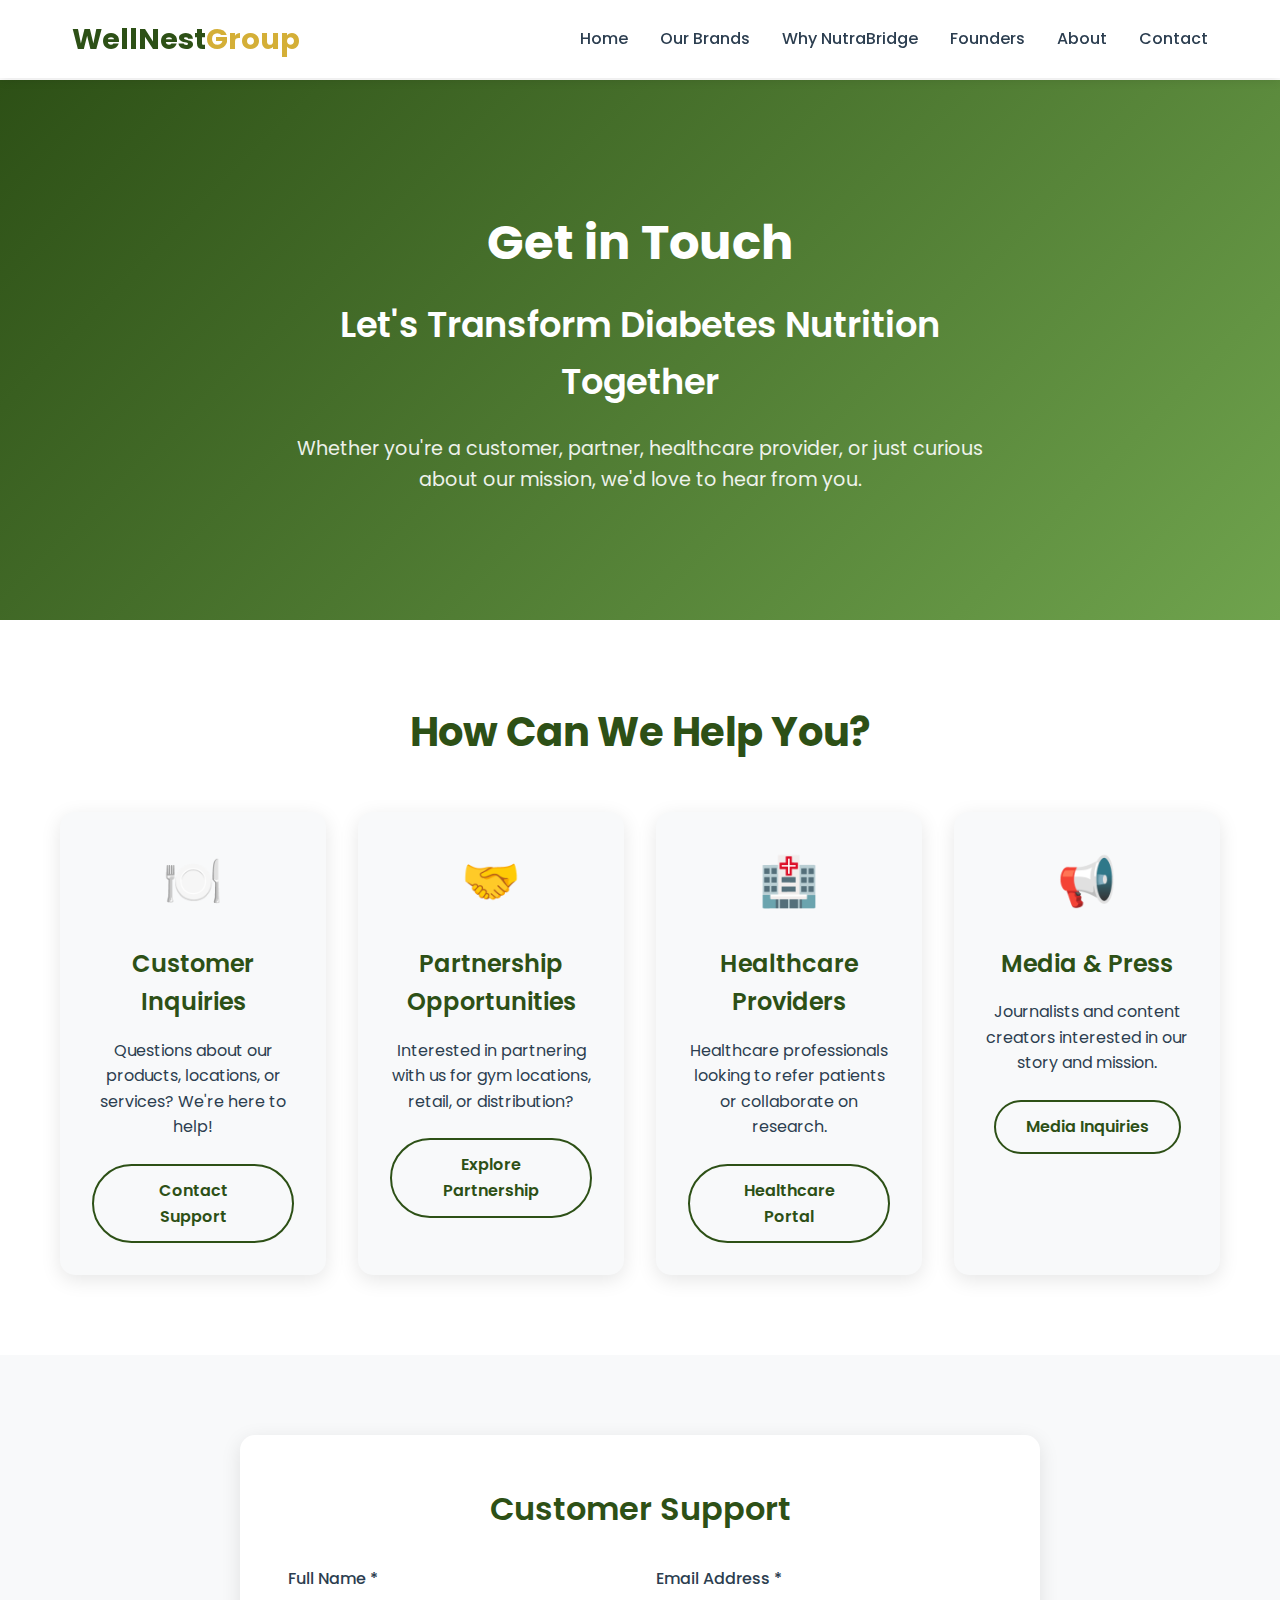
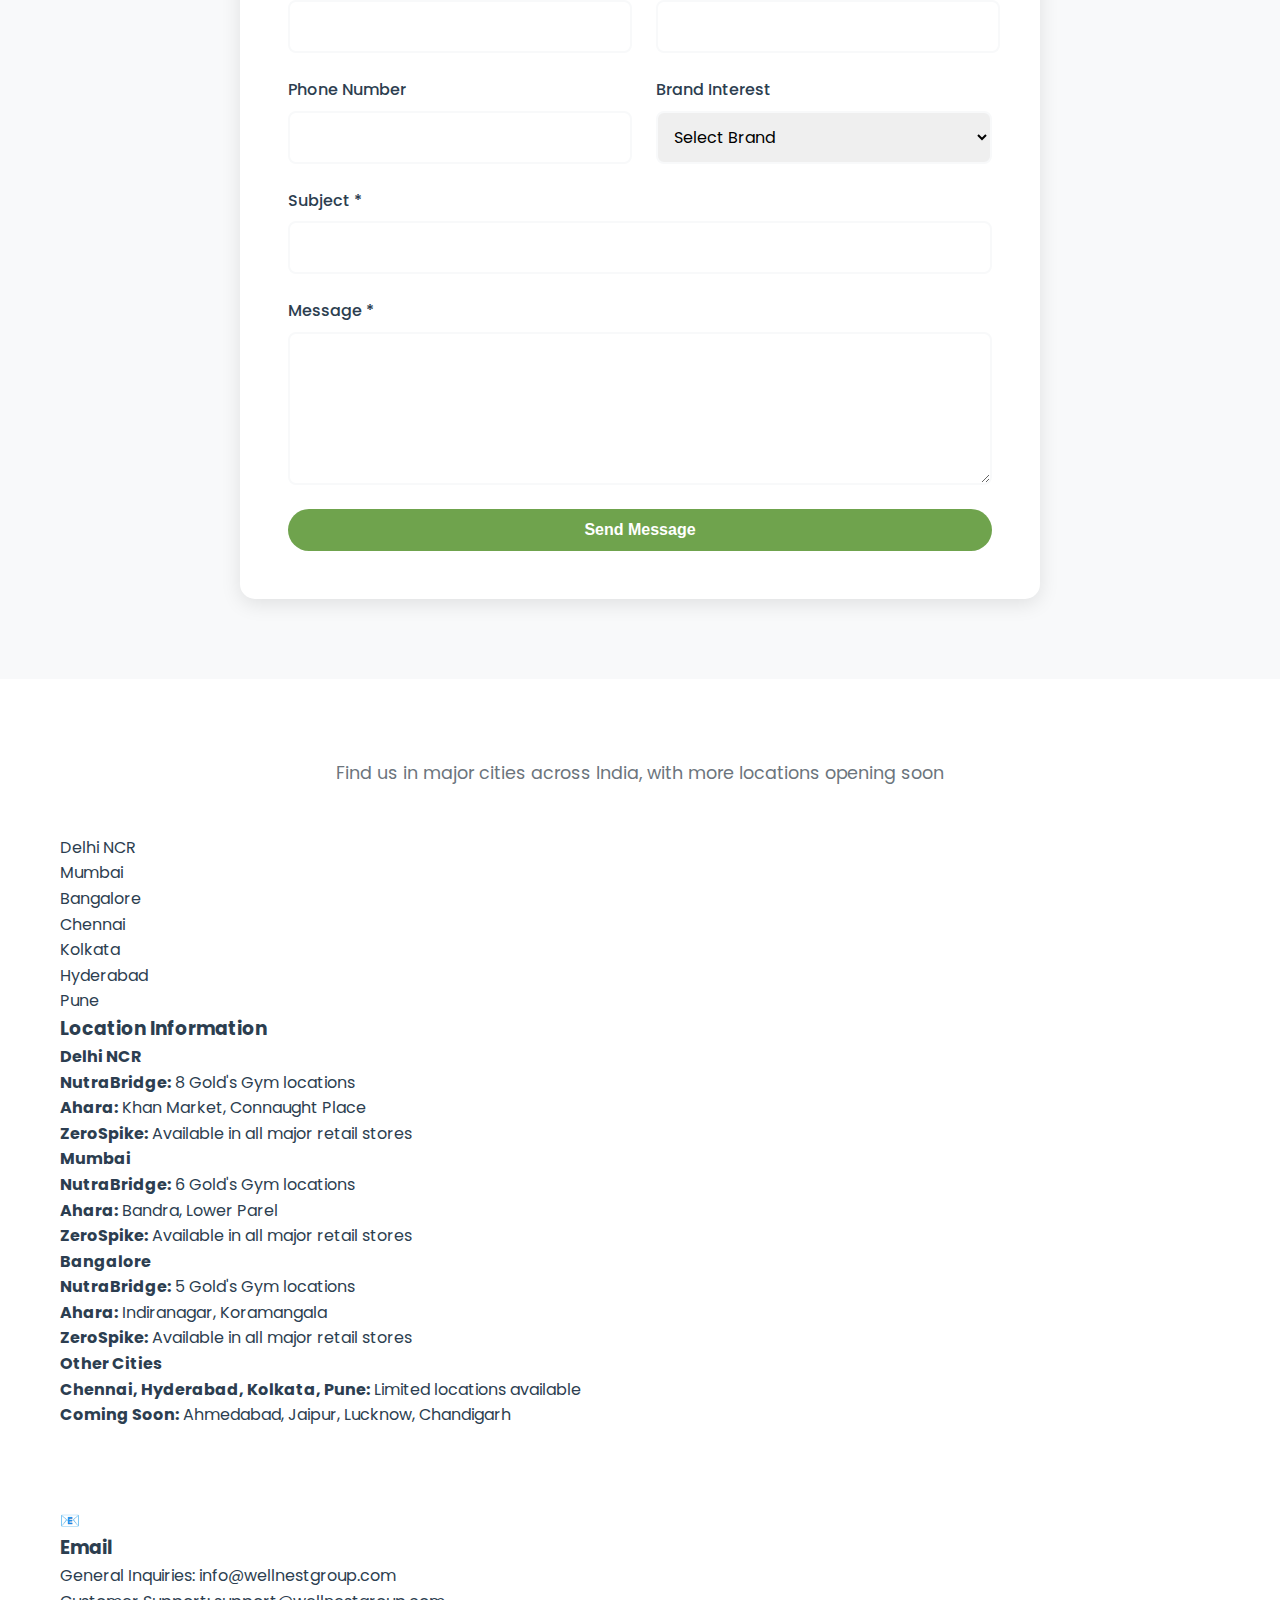
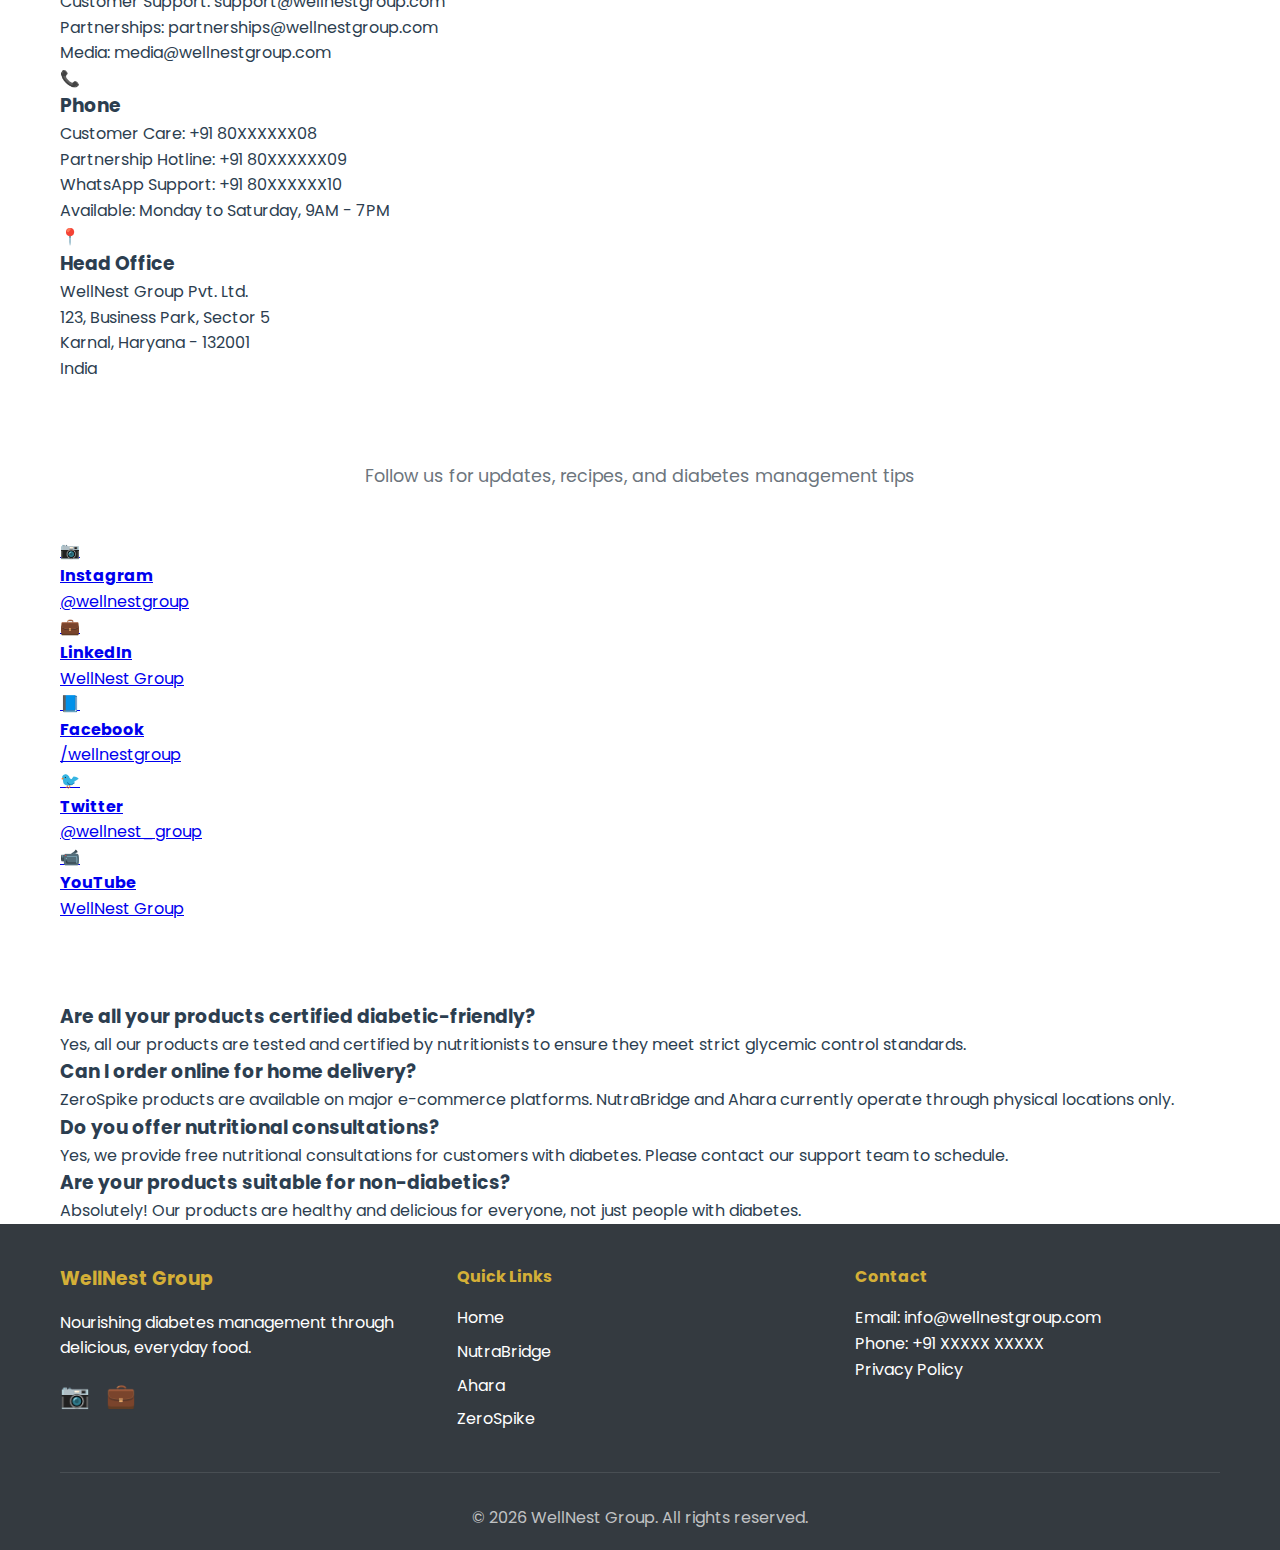
<file: contact.html>
<!DOCTYPE html>
<html lang="en">
<head>
    <meta charset="UTF-8">
    <meta name="viewport" content="width=device-width, initial-scale=1.0">
    <title>Contact WellNest Group - Get in Touch for Diabetic Nutrition Solutions</title>
    <meta name="description" content="Contact WellNest Group for diabetic nutrition solutions, partnerships, or inquiries. Find our locations across India and connect with our team for NutraBridge, Ahara, and ZeroSpike.">
    <link rel="stylesheet" href="styles.css">
    <link rel="preconnect" href="https://fonts.googleapis.com">
    <link rel="preconnect" href="https://fonts.gstatic.com" crossorigin>
    <link href="https://fonts.googleapis.com/css2?family=Poppins:wght@300;400;500;600;700&display=swap" rel="stylesheet">
</head>
<body>
    <header class="header">
        <nav class="nav">
            <div class="nav-container">
                <div class="logo">
                    <h1>WellNest<span>Group</span></h1>
                </div>
                <ul class="nav-menu">
                    <li><a href="index.html" class="nav-link">Home</a></li>
                    <li><a href="index.html#brands" class="nav-link">Our Brands</a></li>
                    <li><a href="why-nutrbridge.html" class="nav-link">Why NutraBridge</a></li>
                    <li><a href="founders.html" class="nav-link">Founders</a></li>
                    <li><a href="about.html" class="nav-link">About</a></li>
                    <li><a href="contact.html" class="nav-link">Contact</a></li>
                </ul>
                <div class="hamburger">
                    <span></span>
                    <span></span>
                    <span></span>
                </div>
            </div>
        </nav>
    </header>

    <main>
        <section class="contact-hero">
            <div class="container">
                <div class="contact-hero-content">
                    <h1>Get in Touch</h1>
                    <h2>Let's Transform Diabetes Nutrition Together</h2>
                    <p>Whether you're a customer, partner, healthcare provider, or just curious about our mission, we'd love to hear from you.</p>
                </div>
            </div>
        </section>

        <section class="contact-options">
            <div class="container">
                <h2 class="section-title">How Can We Help You?</h2>
                <div class="contact-grid">
                    <div class="contact-card">
                        <div class="contact-icon">🍽️</div>
                        <h3>Customer Inquiries</h3>
                        <p>Questions about our products, locations, or services? We're here to help!</p>
                        <a href="#customer-form" class="btn btn-outline">Contact Support</a>
                    </div>
                    <div class="contact-card">
                        <div class="contact-icon">🤝</div>
                        <h3>Partnership Opportunities</h3>
                        <p>Interested in partnering with us for gym locations, retail, or distribution?</p>
                        <a href="#partnership-form" class="btn btn-outline">Explore Partnership</a>
                    </div>
                    <div class="contact-card">
                        <div class="contact-icon">🏥</div>
                        <h3>Healthcare Providers</h3>
                        <p>Healthcare professionals looking to refer patients or collaborate on research.</p>
                        <a href="#healthcare-form" class="btn btn-outline">Healthcare Portal</a>
                    </div>
                    <div class="contact-card">
                        <div class="contact-icon">📢</div>
                        <h3>Media & Press</h3>
                        <p>Journalists and content creators interested in our story and mission.</p>
                        <a href="#media-form" class="btn btn-outline">Media Inquiries</a>
                    </div>
                </div>
            </div>
        </section>

        <section class="contact-forms">
            <div class="container">
                <!-- Customer Contact Form -->
                <div id="customer-form" class="form-section">
                    <h3>Customer Support</h3>
                    <form class="contact-form" id="customerSupportForm">
                        <div class="form-row">
                            <div class="form-group">
                                <label for="customer-name">Full Name *</label>
                                <input type="text" id="customer-name" name="name" required>
                            </div>
                            <div class="form-group">
                                <label for="customer-email">Email Address *</label>
                                <input type="email" id="customer-email" name="email" required>
                            </div>
                        </div>
                        <div class="form-row">
                            <div class="form-group">
                                <label for="customer-phone">Phone Number</label>
                                <input type="tel" id="customer-phone" name="phone">
                            </div>
                            <div class="form-group">
                                <label for="customer-brand">Brand Interest</label>
                                <select id="customer-brand" name="brand">
                                    <option value="">Select Brand</option>
                                    <option value="nutrabridge">NutraBridge</option>
                                    <option value="ahara">Ahara</option>
                                    <option value="zerospike">ZeroSpike</option>
                                    <option value="all">All Brands</option>
                                </select>
                            </div>
                        </div>
                        <div class="form-group">
                            <label for="customer-subject">Subject *</label>
                            <input type="text" id="customer-subject" name="subject" required>
                        </div>
                        <div class="form-group">
                            <label for="customer-message">Message *</label>
                            <textarea id="customer-message" name="message" rows="5" required></textarea>
                        </div>
                        <button type="submit" class="btn btn-primary">Send Message</button>
                    </form>
                </div>

                <!-- Partnership Form -->
                <div id="partnership-form" class="form-section" style="display: none;">
                    <h3>Partnership Inquiry</h3>
                    <form class="contact-form" id="partnershipForm">
                        <div class="form-row">
                            <div class="form-group">
                                <label for="partner-company">Company Name *</label>
                                <input type="text" id="partner-company" name="company" required>
                            </div>
                            <div class="form-group">
                                <label for="partner-name">Your Name *</label>
                                <input type="text" id="partner-name" name="name" required>
                            </div>
                        </div>
                        <div class="form-row">
                            <div class="form-group">
                                <label for="partner-email">Email Address *</label>
                                <input type="email" id="partner-email" name="email" required>
                            </div>
                            <div class="form-group">
                                <label for="partner-phone">Phone Number *</label>
                                <input type="tel" id="partner-phone" name="phone" required>
                            </div>
                        </div>
                        <div class="form-group">
                            <label for="partner-type">Partnership Type *</label>
                            <select id="partner-type" name="type" required>
                                <option value="">Select Partnership Type</option>
                                <option value="gym">Gym/Fitness Center</option>
                                <option value="retail">Retail Store</option>
                                <option value="distribution">Distribution</option>
                                <option value="franchise">Franchise</option>
                                <option value="other">Other</option>
                            </select>
                        </div>
                        <div class="form-group">
                            <label for="partner-message">Tell us about your partnership interest *</label>
                            <textarea id="partner-message" name="message" rows="5" required></textarea>
                        </div>
                        <button type="submit" class="btn btn-primary">Submit Partnership Inquiry</button>
                    </form>
                </div>

                <!-- Healthcare Form -->
                <div id="healthcare-form" class="form-section" style="display: none;">
                    <h3>Healthcare Professional Inquiry</h3>
                    <form class="contact-form" id="healthcareForm">
                        <div class="form-row">
                            <div class="form-group">
                                <label for="healthcare-name">Full Name *</label>
                                <input type="text" id="healthcare-name" name="name" required>
                            </div>
                            <div class="form-group">
                                <label for="healthcare-credentials">Credentials *</label>
                                <input type="text" id="healthcare-credentials" name="credentials" placeholder="e.g., MD, RD, CDE">
                            </div>
                        </div>
                        <div class="form-row">
                            <div class="form-group">
                                <label for="healthcare-email">Email Address *</label>
                                <input type="email" id="healthcare-email" name="email" required>
                            </div>
                            <div class="form-group">
                                <label for="healthcare-phone">Phone Number</label>
                                <input type="tel" id="healthcare-phone" name="phone">
                            </div>
                        </div>
                        <div class="form-group">
                            <label for="healthcare-institution">Institution/Hospital</label>
                            <input type="text" id="healthcare-institution" name="institution">
                        </div>
                        <div class="form-group">
                            <label for="healthcare-message">How can we collaborate? *</label>
                            <textarea id="healthcare-message" name="message" rows="5" required></textarea>
                        </div>
                        <button type="submit" class="btn btn-primary">Send Inquiry</button>
                    </form>
                </div>

                <!-- Media Form -->
                <div id="media-form" class="form-section" style="display: none;">
                    <h3>Media & Press Inquiry</h3>
                    <form class="contact-form" id="mediaForm">
                        <div class="form-row">
                            <div class="form-group">
                                <label for="media-outlet">Media Outlet *</label>
                                <input type="text" id="media-outlet" name="outlet" required>
                            </div>
                            <div class="form-group">
                                <label for="media-name">Your Name *</label>
                                <input type="text" id="media-name" name="name" required>
                            </div>
                        </div>
                        <div class="form-row">
                            <div class="form-group">
                                <label for="media-email">Email Address *</label>
                                <input type="email" id="media-email" name="email" required>
                            </div>
                            <div class="form-group">
                                <label for="media-deadline">Deadline (if applicable)</label>
                                <input type="date" id="media-deadline" name="deadline">
                            </div>
                        </div>
                        <div class="form-group">
                            <label for="media-subject">Story Topic *</label>
                            <input type="text" id="media-subject" name="subject" required>
                        </div>
                        <div class="form-group">
                            <label for="media-message">Message Details *</label>
                            <textarea id="media-message" name="message" rows="5" required></textarea>
                        </div>
                        <button type="submit" class="btn btn-primary">Send Media Inquiry</button>
                    </form>
                </div>
            </div>
        </section>

        <section class="locations-map">
            <div class="container">
                <h2 class="section-title">Our Locations Across India</h2>
                <p class="section-subtitle">Find us in major cities across India, with more locations opening soon</p>
                
                <div class="map-container">
                    <div class="india-map">
                        <div class="map-placeholder">
                            <div class="map-marker delhi" data-city="Delhi NCR">
                                <span>Delhi NCR</span>
                            </div>
                            <div class="map-marker mumbai" data-city="Mumbai">
                                <span>Mumbai</span>
                            </div>
                            <div class="map-marker bangalore" data-city="Bangalore">
                                <span>Bangalore</span>
                            </div>
                            <div class="map-marker chennai" data-city="Chennai">
                                <span>Chennai</span>
                            </div>
                            <div class="map-marker kolkata" data-city="Kolkata">
                                <span>Kolkata</span>
                            </div>
                            <div class="map-marker hyderabad" data-city="Hyderabad">
                                <span>Hyderabad</span>
                            </div>
                            <div class="map-marker pune" data-city="Pune">
                                <span>Pune</span>
                            </div>
                        </div>
                    </div>
                </div>

                <div class="location-details">
                    <h3>Location Information</h3>
                    <div class="location-grid">
                        <div class="location-info">
                            <h4>Delhi NCR</h4>
                            <p><strong>NutraBridge:</strong> 8 Gold's Gym locations</p>
                            <p><strong>Ahara:</strong> Khan Market, Connaught Place</p>
                            <p><strong>ZeroSpike:</strong> Available in all major retail stores</p>
                        </div>
                        <div class="location-info">
                            <h4>Mumbai</h4>
                            <p><strong>NutraBridge:</strong> 6 Gold's Gym locations</p>
                            <p><strong>Ahara:</strong> Bandra, Lower Parel</p>
                            <p><strong>ZeroSpike:</strong> Available in all major retail stores</p>
                        </div>
                        <div class="location-info">
                            <h4>Bangalore</h4>
                            <p><strong>NutraBridge:</strong> 5 Gold's Gym locations</p>
                            <p><strong>Ahara:</strong> Indiranagar, Koramangala</p>
                            <p><strong>ZeroSpike:</strong> Available in all major retail stores</p>
                        </div>
                        <div class="location-info">
                            <h4>Other Cities</h4>
                            <p><strong>Chennai, Hyderabad, Kolkata, Pune:</strong> Limited locations available</p>
                            <p><strong>Coming Soon:</strong> Ahmedabad, Jaipur, Lucknow, Chandigarh</p>
                        </div>
                    </div>
                </div>
            </div>
        </section>

        <section class="contact-info">
            <div class="container">
                <h2 class="section-title">Other Ways to Reach Us</h2>
                <div class="contact-methods">
                    <div class="contact-method">
                        <div class="method-icon">📧</div>
                        <h3>Email</h3>
                        <p>General Inquiries: info@wellnestgroup.com</p>
                        <p>Customer Support: support@wellnestgroup.com</p>
                        <p>Partnerships: partnerships@wellnestgroup.com</p>
                        <p>Media: media@wellnestgroup.com</p>
                    </div>
                    <div class="contact-method">
                        <div class="method-icon">📞</div>
                        <h3>Phone</h3>
                        <p>Customer Care: +91 80XXXXXX08</p>
                        <p>Partnership Hotline: +91 80XXXXXX09</p>
                        <p>WhatsApp Support: +91 80XXXXXX10</p>
                        <p>Available: Monday to Saturday, 9AM - 7PM</p>
                    </div>
                    <div class="contact-method">
                        <div class="method-icon">📍</div>
                        <h3>Head Office</h3>
                        <p>WellNest Group Pvt. Ltd.</p>
                        <p>123, Business Park, Sector 5</p>
                        <p>Karnal, Haryana - 132001</p>
                        <p>India</p>
                    </div>
                </div>
            </div>
        </section>

        <section class="social-section">
            <div class="container">
                <h2 class="section-title">Connect With Us</h2>
                <p class="section-subtitle">Follow us for updates, recipes, and diabetes management tips</p>
                <div class="social-links-large">
                    <a href="#" class="social-link">
                        <span class="social-icon">📷</span>
                        <h4>Instagram</h4>
                        <p>@wellnestgroup</p>
                    </a>
                    <a href="#" class="social-link">
                        <span class="social-icon">💼</span>
                        <h4>LinkedIn</h4>
                        <p>WellNest Group</p>
                    </a>
                    <a href="#" class="social-link">
                        <span class="social-icon">📘</span>
                        <h4>Facebook</h4>
                        <p>/wellnestgroup</p>
                    </a>
                    <a href="#" class="social-link">
                        <span class="social-icon">🐦</span>
                        <h4>Twitter</h4>
                        <p>@wellnest_group</p>
                    </a>
                    <a href="#" class="social-link">
                        <span class="social-icon">📹</span>
                        <h4>YouTube</h4>
                        <p>WellNest Group</p>
                    </a>
                </div>
            </div>
        </section>

        <section class="faq-section">
            <div class="container">
                <h2 class="section-title">Frequently Asked Questions</h2>
                <div class="faq-list">
                    <div class="faq-item">
                        <h3>Are all your products certified diabetic-friendly?</h3>
                        <p>Yes, all our products are tested and certified by nutritionists to ensure they meet strict glycemic control standards.</p>
                    </div>
                    <div class="faq-item">
                        <h3>Can I order online for home delivery?</h3>
                        <p>ZeroSpike products are available on major e-commerce platforms. NutraBridge and Ahara currently operate through physical locations only.</p>
                    </div>
                    <div class="faq-item">
                        <h3>Do you offer nutritional consultations?</h3>
                        <p>Yes, we provide free nutritional consultations for customers with diabetes. Please contact our support team to schedule.</p>
                    </div>
                    <div class="faq-item">
                        <h3>Are your products suitable for non-diabetics?</h3>
                        <p>Absolutely! Our products are healthy and delicious for everyone, not just people with diabetes.</p>
                    </div>
                </div>
            </div>
        </section>
    </main>

    <footer class="footer">
        <div class="container">
            <div class="footer-content">
                <div class="footer-section">
                    <h3>WellNest Group</h3>
                    <p>Nourishing diabetes management through delicious, everyday food.</p>
                    <div class="social-links">
                        <a href="#" aria-label="Instagram">📷</a>
                        <a href="#" aria-label="LinkedIn">💼</a>
                    </div>
                </div>
                <div class="footer-section">
                    <h4>Quick Links</h4>
                    <ul>
                        <li><a href="index.html">Home</a></li>
                        <li><a href="nutrabridge.html">NutraBridge</a></li>
                        <li><a href="ahara.html">Ahara</a></li>
                        <li><a href="zerospike.html">ZeroSpike</a></li>
                    </ul>
                </div>
                <div class="footer-section">
                    <h4>Contact</h4>
                    <p>Email: info@wellnestgroup.com</p>
                    <p>Phone: +91 XXXXX XXXXX</p>
                    <p><a href="privacy-policy.html">Privacy Policy</a></p>
                </div>
            </div>
            <div class="footer-bottom">
                <p>&copy; 2026 WellNest Group. All rights reserved.</p>
            </div>
        </div>
    </footer>

    <script src="script.js"></script>
    <script>
        // Form switching functionality
        document.addEventListener('DOMContentLoaded', function() {
            const contactCards = document.querySelectorAll('.contact-card');
            const formSections = document.querySelectorAll('.form-section');
            
            contactCards.forEach(card => {
                card.addEventListener('click', function() {
                    const targetForm = this.querySelector('a').getAttribute('href');
                    
                    // Hide all forms
                    formSections.forEach(form => {
                        form.style.display = 'none';
                    });
                    
                    // Show target form
                    const targetElement = document.querySelector(targetForm);
                    if (targetElement) {
                        targetElement.style.display = 'block';
                        targetElement.scrollIntoView({ behavior: 'smooth' });
                    }
                });
            });
            
            // Form validation and submission
            const forms = document.querySelectorAll('.contact-form');
            forms.forEach(form => {
                form.addEventListener('submit', function(e) {
                    e.preventDefault();
                    
                    if (validateForm(this)) {
                        // Show success message
                        const successDiv = document.createElement('div');
                        successDiv.className = 'success-message';
                        successDiv.innerHTML = '<p>Thank you for your message! We will get back to you within 24 hours.</p>';
                        
                        this.parentNode.insertBefore(successDiv, this);
                        this.style.display = 'none';
                        
                        // Reset form
                        this.reset();
                        
                        // Remove success message after 5 seconds
                        setTimeout(() => {
                            successDiv.remove();
                            this.style.display = 'block';
                        }, 5000);
                    }
                });
            });
        });
        
        // Map marker interactions
        const mapMarkers = document.querySelectorAll('.map-marker');
        mapMarkers.forEach(marker => {
            marker.addEventListener('click', function() {
                const city = this.getAttribute('data-city');
                // You could show more detailed information about the city here
                console.log('Clicked on:', city);
            });
        });
    </script>
</body>
</html>
</file>
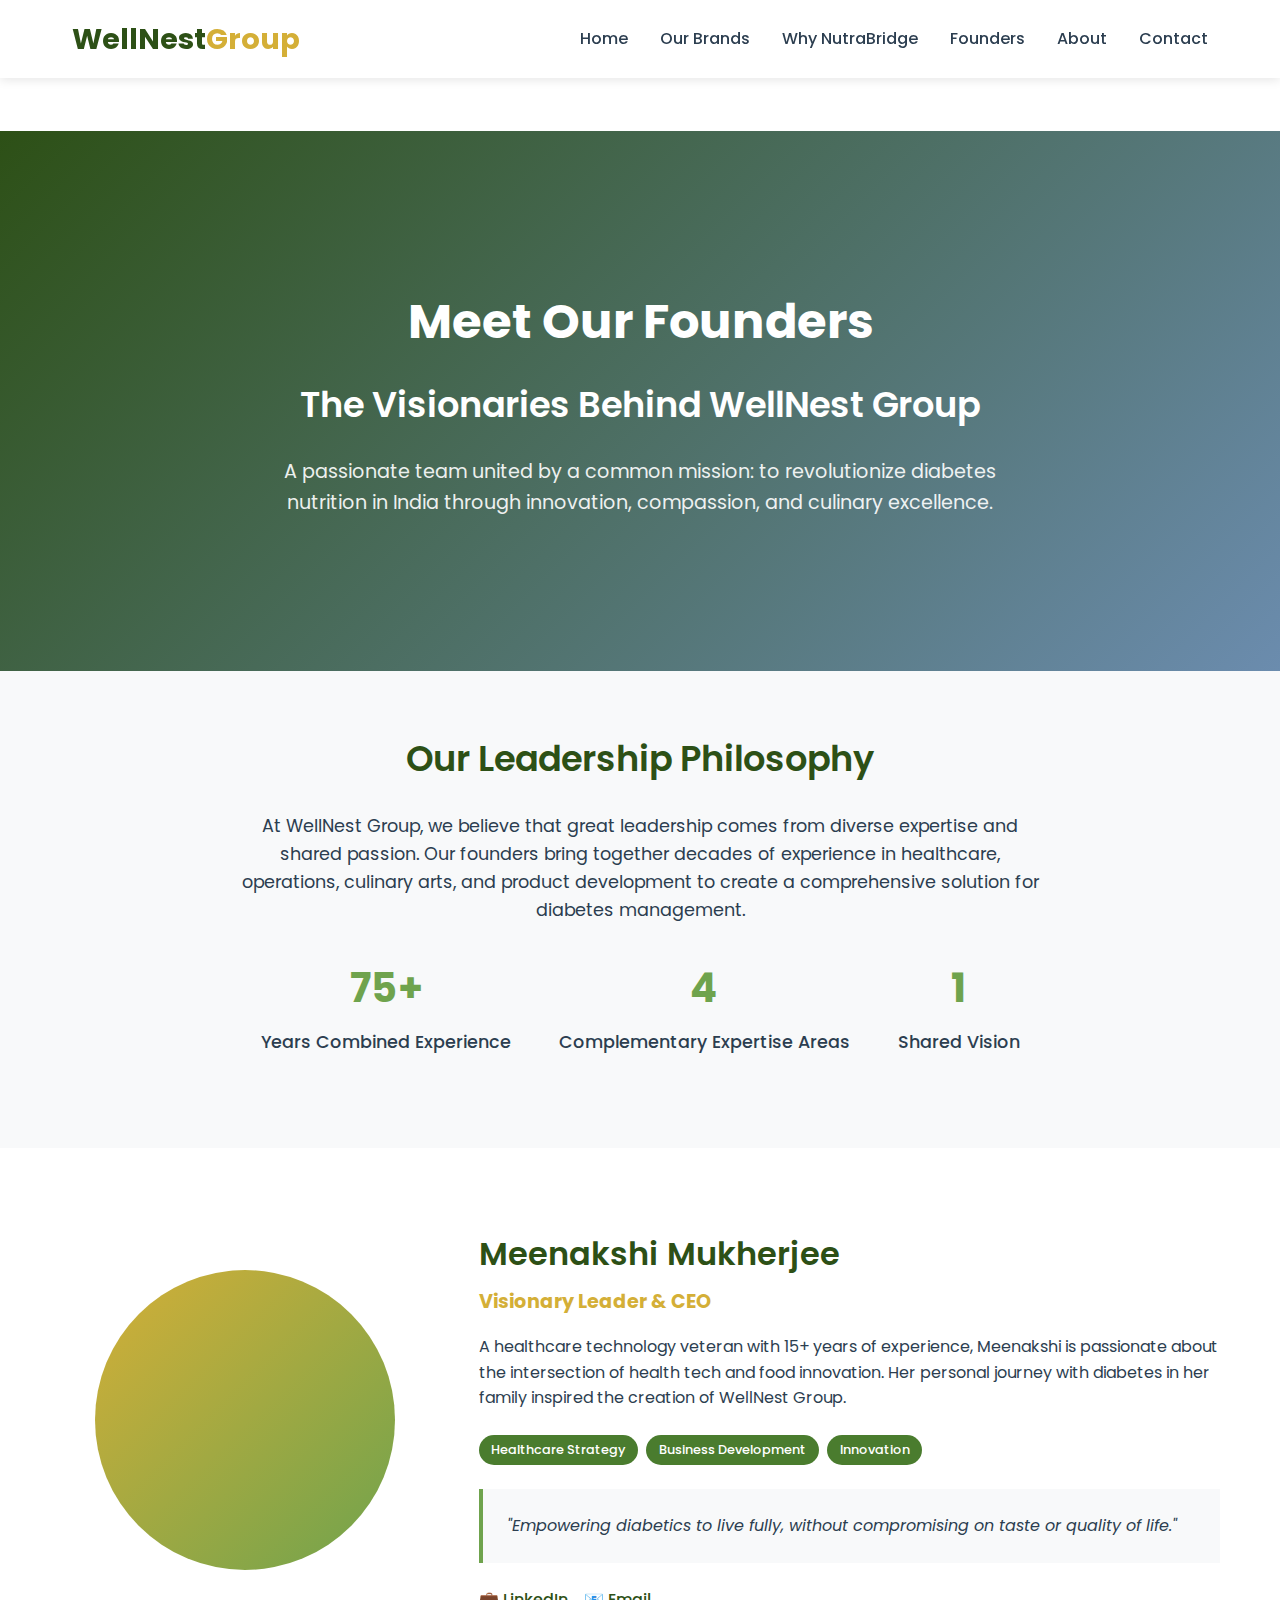
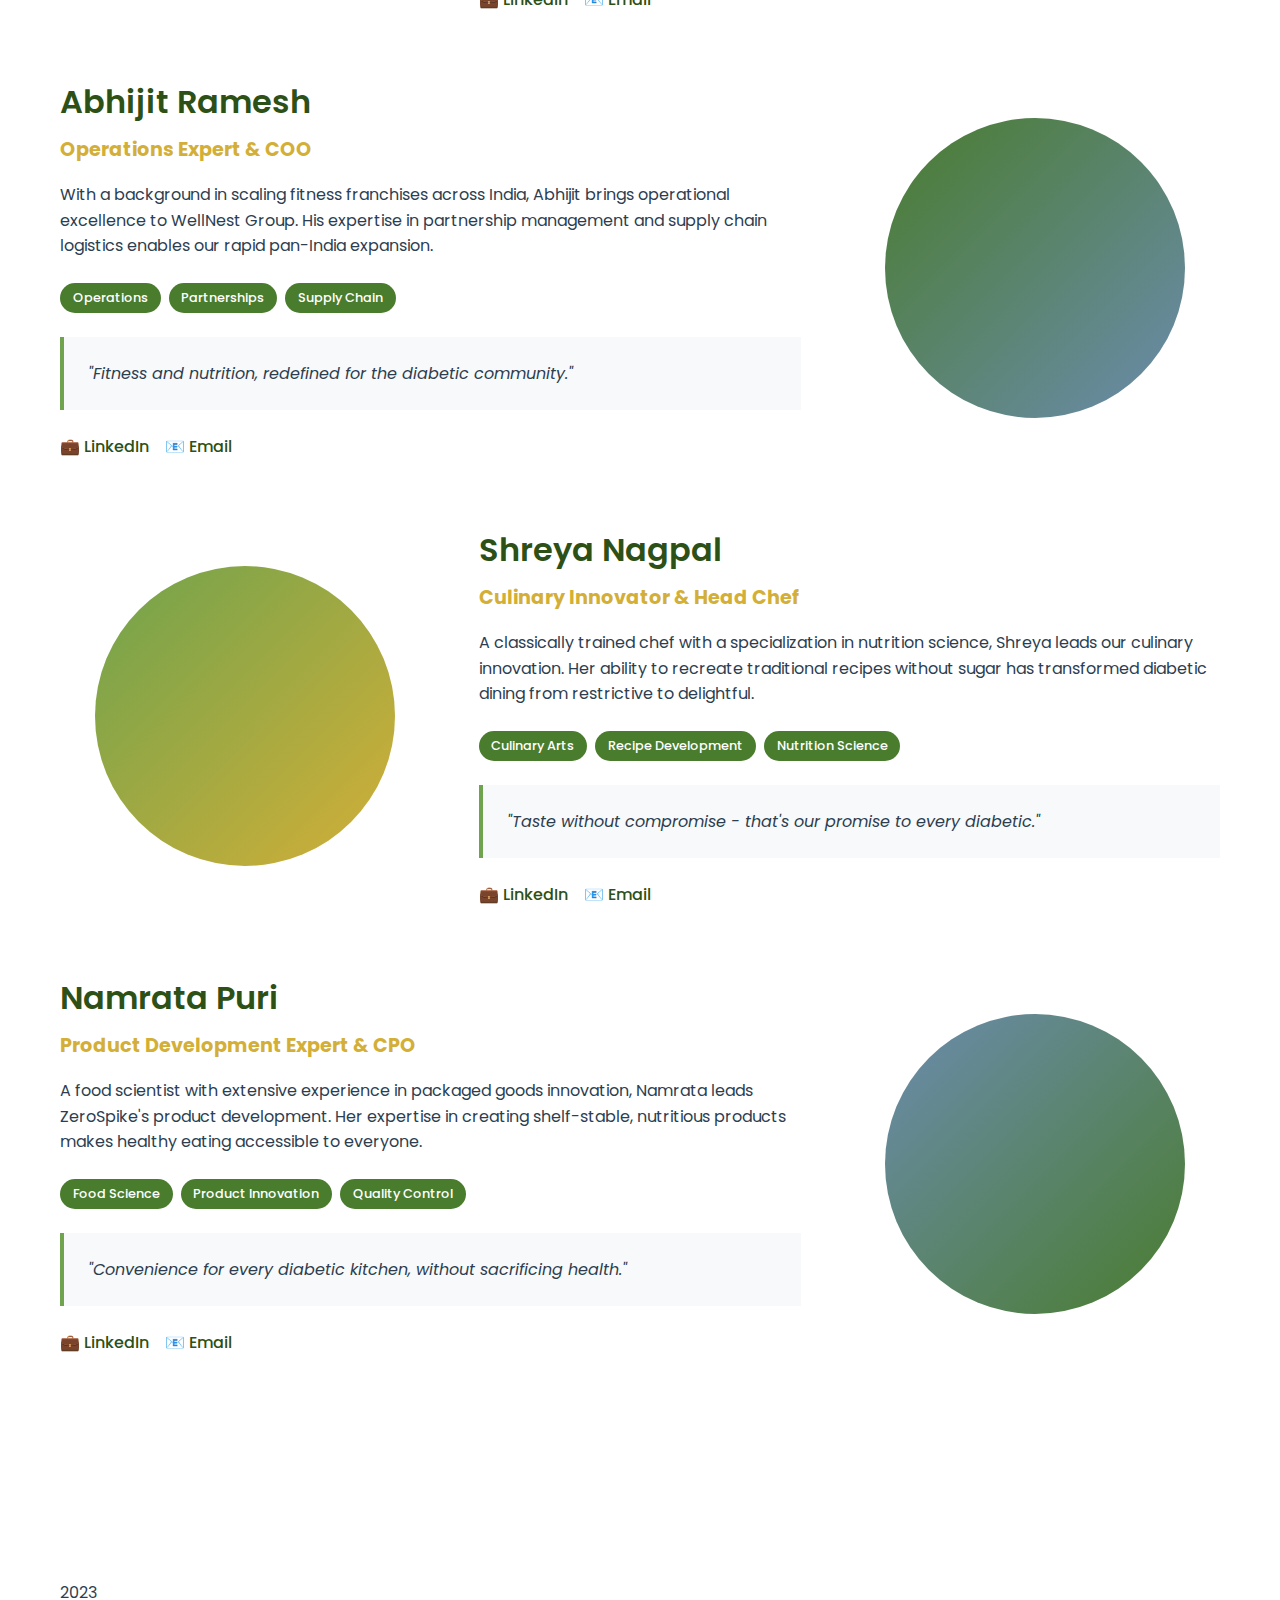
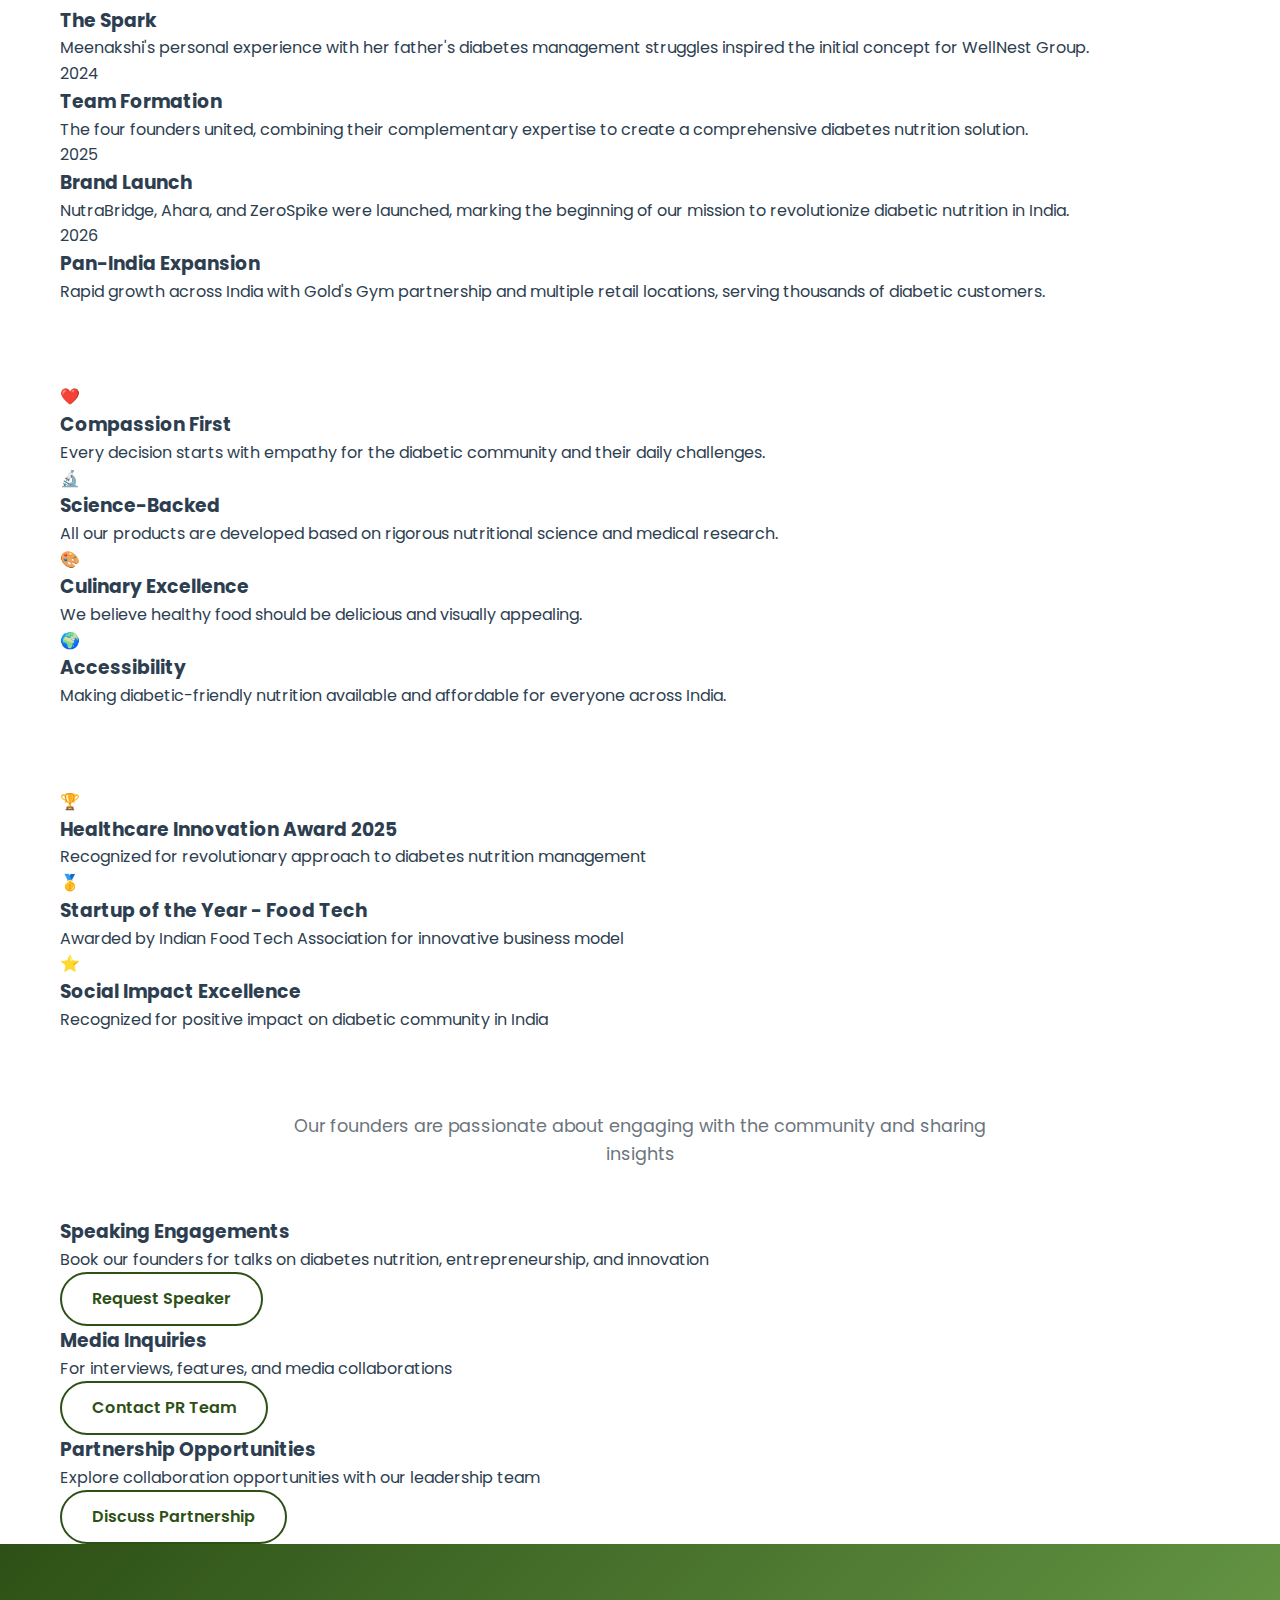
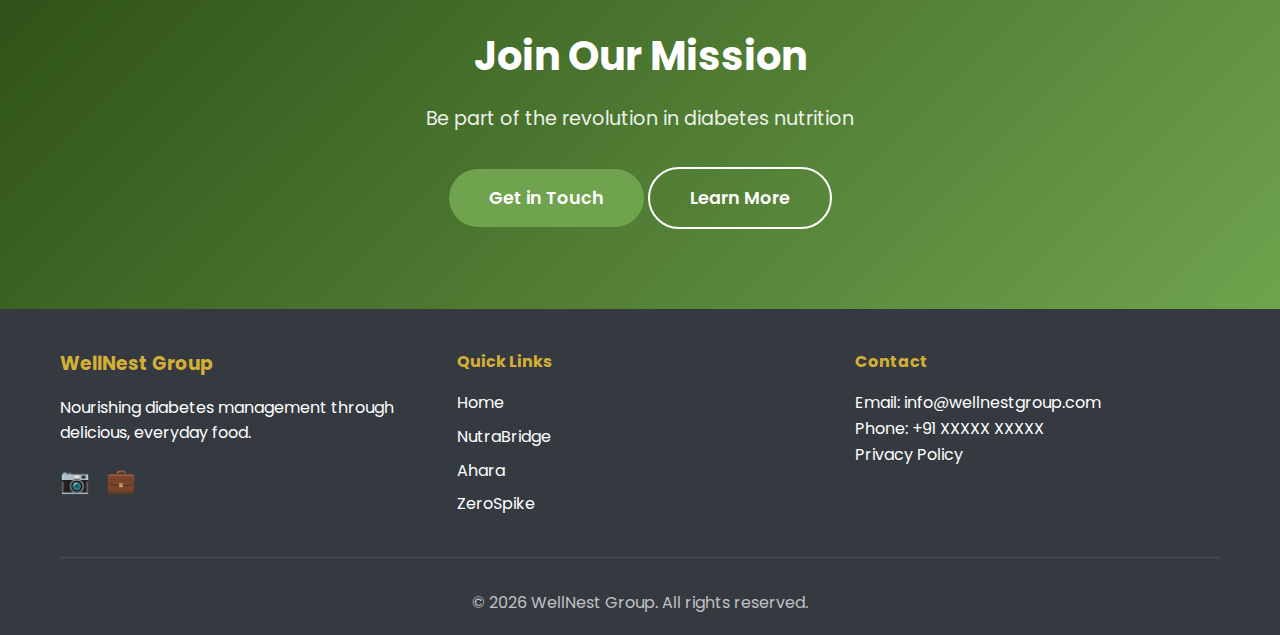
<file: founders.html>
<!DOCTYPE html>
<html lang="en">
<head>
    <meta charset="UTF-8">
    <meta name="viewport" content="width=device-width, initial-scale=1.0">
    <title>Meet Our Founders - WellNest Group Leadership Team</title>
    <meta name="description" class="founder-quote">Meet the visionary founders behind WellNest Group - Meenakshi Mukherjee, Abhijit Ramesh, Shreya Nagpal, and Namrata Puri. Learn about their journey to revolutionize diabetic nutrition in India.">
    <link rel="stylesheet" href="styles.css">
    <link rel="preconnect" href="https://fonts.googleapis.com">
    <link rel="preconnect" href="https://fonts.gstatic.com" crossorigin>
    <link href="https://fonts.googleapis.com/css2?family=Poppins:wght@300;400;500;600;700&display=swap" rel="stylesheet">
</head>
<body>
    <header class="header">
        <nav class="nav">
            <div class="nav-container">
                <div class="logo">
                    <h1>WellNest<span>Group</span></h1>
                </div>
                <ul class="nav-menu">
                    <li><a href="index.html" class="nav-link">Home</a></li>
                    <li><a href="index.html#brands" class="nav-link">Our Brands</a></li>
                    <li><a href="why-nutrbridge.html" class="nav-link">Why NutraBridge</a></li>
                    <li><a href="founders.html" class="nav-link">Founders</a></li>
                    <li><a href="about.html" class="nav-link">About</a></li>
                    <li><a href="contact.html" class="nav-link">Contact</a></li>
                </ul>
                <div class="hamburger">
                    <span></span>
                    <span></span>
                    <span></span>
                </div>
            </div>
        </nav>
    </header>

    <main>
        <section class="founders-hero">
            <div class="container">
                <div class="founders-hero-content">
                    <h1>Meet Our Founders</h1>
                    <h2>The Visionaries Behind WellNest Group</h2>
                    <p>A passionate team united by a common mission: to revolutionize diabetes nutrition in India through innovation, compassion, and culinary excellence.</p>
                </div>
            </div>
        </section>

        <section class="founders-intro">
            <div class="container">
                <div class="intro-content">
                    <h2>Our Leadership Philosophy</h2>
                    <p>At WellNest Group, we believe that great leadership comes from diverse expertise and shared passion. Our founders bring together decades of experience in healthcare, operations, culinary arts, and product development to create a comprehensive solution for diabetes management.</p>
                    <div class="philosophy-stats">
                        <div class="philosophy-stat">
                            <h3>75+</h3>
                            <p>Years Combined Experience</p>
                        </div>
                        <div class="philosophy-stat">
                            <h3>4</h3>
                            <p>Complementary Expertise Areas</p>
                        </div>
                        <div class="philosophy-stat">
                            <h3>1</h3>
                            <p>Shared Vision</p>
                        </div>
                    </div>
                </div>
            </div>
        </section>

        <section class="founders-grid">
            <div class="container">
                <div class="founder-card">
                    <div class="founder-image">
                        <div class="founder-placeholder meenakshi-bg"></div>
                    </div>
                    <div class="founder-content">
                        <h3>Meenakshi Mukherjee</h3>
                        <h4>Visionary Leader & CEO</h4>
                        <p class="founder-bio">A healthcare technology veteran with 15+ years of experience, Meenakshi is passionate about the intersection of health tech and food innovation. Her personal journey with diabetes in her family inspired the creation of WellNest Group.</p>
                        <div class="founder-expertise">
                            <span class="expertise-tag">Healthcare Strategy</span>
                            <span class="expertise-tag">Business Development</span>
                            <span class="expertise-tag">Innovation</span>
                        </div>
                        <blockquote class="founder-quote">
                            "Empowering diabetics to live fully, without compromising on taste or quality of life."
                        </blockquote>
                        <div class="founder-connect">
                            <a href="#" aria-label="LinkedIn">💼 LinkedIn</a>
                            <a href="#" aria-label="Email">📧 Email</a>
                        </div>
                    </div>
                </div>

                <div class="founder-card">
                    <div class="founder-image">
                        <div class="founder-placeholder abhijit-bg"></div>
                    </div>
                    <div class="founder-content">
                        <h3>Abhijit Ramesh</h3>
                        <h4>Operations Expert & COO</h4>
                        <p class="founder-bio">With a background in scaling fitness franchises across India, Abhijit brings operational excellence to WellNest Group. His expertise in partnership management and supply chain logistics enables our rapid pan-India expansion.</p>
                        <div class="founder-expertise">
                            <span class="expertise-tag">Operations</span>
                            <span class="expertise-tag">Partnerships</span>
                            <span class="expertise-tag">Supply Chain</span>
                        </div>
                        <blockquote class="founder-quote">
                            "Fitness and nutrition, redefined for the diabetic community."
                        </blockquote>
                        <div class="founder-connect">
                            <a href="#" aria-label="LinkedIn">💼 LinkedIn</a>
                            <a href="#" aria-label="Email">📧 Email</a>
                        </div>
                    </div>
                </div>

                <div class="founder-card">
                    <div class="founder-image">
                        <div class="founder-placeholder shreya-bg"></div>
                    </div>
                    <div class="founder-content">
                        <h3>Shreya Nagpal</h3>
                        <h4>Culinary Innovator & Head Chef</h4>
                        <p class="founder-bio">A classically trained chef with a specialization in nutrition science, Shreya leads our culinary innovation. Her ability to recreate traditional recipes without sugar has transformed diabetic dining from restrictive to delightful.</p>
                        <div class="founder-expertise">
                            <span class="expertise-tag">Culinary Arts</span>
                            <span class="expertise-tag">Recipe Development</span>
                            <span class="expertise-tag">Nutrition Science</span>
                        </div>
                        <blockquote class="founder-quote">
                            "Taste without compromise - that's our promise to every diabetic."
                        </blockquote>
                        <div class="founder-connect">
                            <a href="#" aria-label="LinkedIn">💼 LinkedIn</a>
                            <a href="#" aria-label="Email">📧 Email</a>
                        </div>
                    </div>
                </div>

                <div class="founder-card">
                    <div class="founder-image">
                        <div class="founder-placeholder namrata-bg"></div>
                    </div>
                    <div class="founder-content">
                        <h3>Namrata Puri</h3>
                        <h4>Product Development Expert & CPO</h4>
                        <p class="founder-bio">A food scientist with extensive experience in packaged goods innovation, Namrata leads ZeroSpike's product development. Her expertise in creating shelf-stable, nutritious products makes healthy eating accessible to everyone.</p>
                        <div class="founder-expertise">
                            <span class="expertise-tag">Food Science</span>
                            <span class="expertise-tag">Product Innovation</span>
                            <span class="expertise-tag">Quality Control</span>
                        </div>
                        <blockquote class="founder-quote">
                            "Convenience for every diabetic kitchen, without sacrificing health."
                        </blockquote>
                        <div class="founder-connect">
                            <a href="#" aria-label="LinkedIn">💼 LinkedIn</a>
                            <a href="#" aria-label="Email">📧 Email</a>
                        </div>
                    </div>
                </div>
            </div>
        </section>

        <section class="team-story">
            <div class="container">
                <h2 class="section-title">Our Journey Together</h2>
                <div class="story-timeline">
                    <div class="timeline-item">
                        <div class="timeline-year">2023</div>
                        <div class="timeline-content">
                            <h3>The Spark</h3>
                            <p>Meenakshi's personal experience with her father's diabetes management struggles inspired the initial concept for WellNest Group.</p>
                        </div>
                    </div>
                    <div class="timeline-item">
                        <div class="timeline-year">2024</div>
                        <div class="timeline-content">
                            <h3>Team Formation</h3>
                            <p>The four founders united, combining their complementary expertise to create a comprehensive diabetes nutrition solution.</p>
                        </div>
                    </div>
                    <div class="timeline-item">
                        <div class="timeline-year">2025</div>
                        <div class="timeline-content">
                            <h3>Brand Launch</h3>
                            <p>NutraBridge, Ahara, and ZeroSpike were launched, marking the beginning of our mission to revolutionize diabetic nutrition in India.</p>
                        </div>
                    </div>
                    <div class="timeline-item">
                        <div class="timeline-year">2026</div>
                        <div class="timeline-content">
                            <h3>Pan-India Expansion</h3>
                            <p>Rapid growth across India with Gold's Gym partnership and multiple retail locations, serving thousands of diabetic customers.</p>
                        </div>
                    </div>
                </div>
            </div>
        </section>

        <section class="values-section">
            <div class="container">
                <h2 class="section-title">Our Core Values</h2>
                <div class="values-grid">
                    <div class="value-card">
                        <div class="value-icon">❤️</div>
                        <h3>Compassion First</h3>
                        <p>Every decision starts with empathy for the diabetic community and their daily challenges.</p>
                    </div>
                    <div class="value-card">
                        <div class="value-icon">🔬</div>
                        <h3>Science-Backed</h3>
                        <p>All our products are developed based on rigorous nutritional science and medical research.</p>
                    </div>
                    <div class="value-card">
                        <div class="value-icon">🎨</div>
                        <h3>Culinary Excellence</h3>
                        <p>We believe healthy food should be delicious and visually appealing.</p>
                    </div>
                    <div class="value-card">
                        <div class="value-icon">🌍</div>
                        <h3>Accessibility</h3>
                        <p>Making diabetic-friendly nutrition available and affordable for everyone across India.</p>
                    </div>
                </div>
            </div>
        </section>

        <section class="recognition">
            <div class="container">
                <h2 class="section-title">Recognition & Awards</h2>
                <div class="awards-grid">
                    <div class="award-card">
                        <div class="award-icon">🏆</div>
                        <h3>Healthcare Innovation Award 2025</h3>
                        <p>Recognized for revolutionary approach to diabetes nutrition management</p>
                    </div>
                    <div class="award-card">
                        <div class="award-icon">🥇</div>
                        <h3>Startup of the Year - Food Tech</h3>
                        <p>Awarded by Indian Food Tech Association for innovative business model</p>
                    </div>
                    <div class="award-card">
                        <div class="award-icon">⭐</div>
                        <h3>Social Impact Excellence</h3>
                        <p>Recognized for positive impact on diabetic community in India</p>
                    </div>
                </div>
            </div>
        </section>

        <section class="connect-section">
            <div class="container">
                <h2 class="section-title">Connect With Our Founders</h2>
                <p class="section-subtitle">Our founders are passionate about engaging with the community and sharing insights</p>
                <div class="connect-options">
                    <div class="connect-card">
                        <h3>Speaking Engagements</h3>
                        <p>Book our founders for talks on diabetes nutrition, entrepreneurship, and innovation</p>
                        <a href="contact.html" class="btn btn-outline">Request Speaker</a>
                    </div>
                    <div class="connect-card">
                        <h3>Media Inquiries</h3>
                        <p>For interviews, features, and media collaborations</p>
                        <a href="contact.html" class="btn btn-outline">Contact PR Team</a>
                    </div>
                    <div class="connect-card">
                        <h3>Partnership Opportunities</h3>
                        <p>Explore collaboration opportunities with our leadership team</p>
                        <a href="contact.html" class="btn btn-outline">Discuss Partnership</a>
                    </div>
                </div>
            </div>
        </section>

        <section class="cta-section">
            <div class="container">
                <h2>Join Our Mission</h2>
                <p>Be part of the revolution in diabetes nutrition</p>
                <div class="cta-buttons">
                    <a href="contact.html" class="btn btn-primary btn-large">Get in Touch</a>
                    <a href="about.html" class="btn btn-secondary btn-large">Learn More</a>
                </div>
            </div>
        </section>
    </main>

    <footer class="footer">
        <div class="container">
            <div class="footer-content">
                <div class="footer-section">
                    <h3>WellNest Group</h3>
                    <p>Nourishing diabetes management through delicious, everyday food.</p>
                    <div class="social-links">
                        <a href="#" aria-label="Instagram">📷</a>
                        <a href="#" aria-label="LinkedIn">💼</a>
                    </div>
                </div>
                <div class="footer-section">
                    <h4>Quick Links</h4>
                    <ul>
                        <li><a href="index.html">Home</a></li>
                        <li><a href="nutrabridge.html">NutraBridge</a></li>
                        <li><a href="ahara.html">Ahara</a></li>
                        <li><a href="zerospike.html">ZeroSpike</a></li>
                    </ul>
                </div>
                <div class="footer-section">
                    <h4>Contact</h4>
                    <p>Email: info@wellnestgroup.com</p>
                    <p>Phone: +91 XXXXX XXXXX</p>
                    <p><a href="privacy-policy.html">Privacy Policy</a></p>
                </div>
            </div>
            <div class="footer-bottom">
                <p>&copy; 2026 WellNest Group. All rights reserved.</p>
            </div>
        </div>
    </footer>

    <script src="script.js"></script>
</body>
</html>
</file>
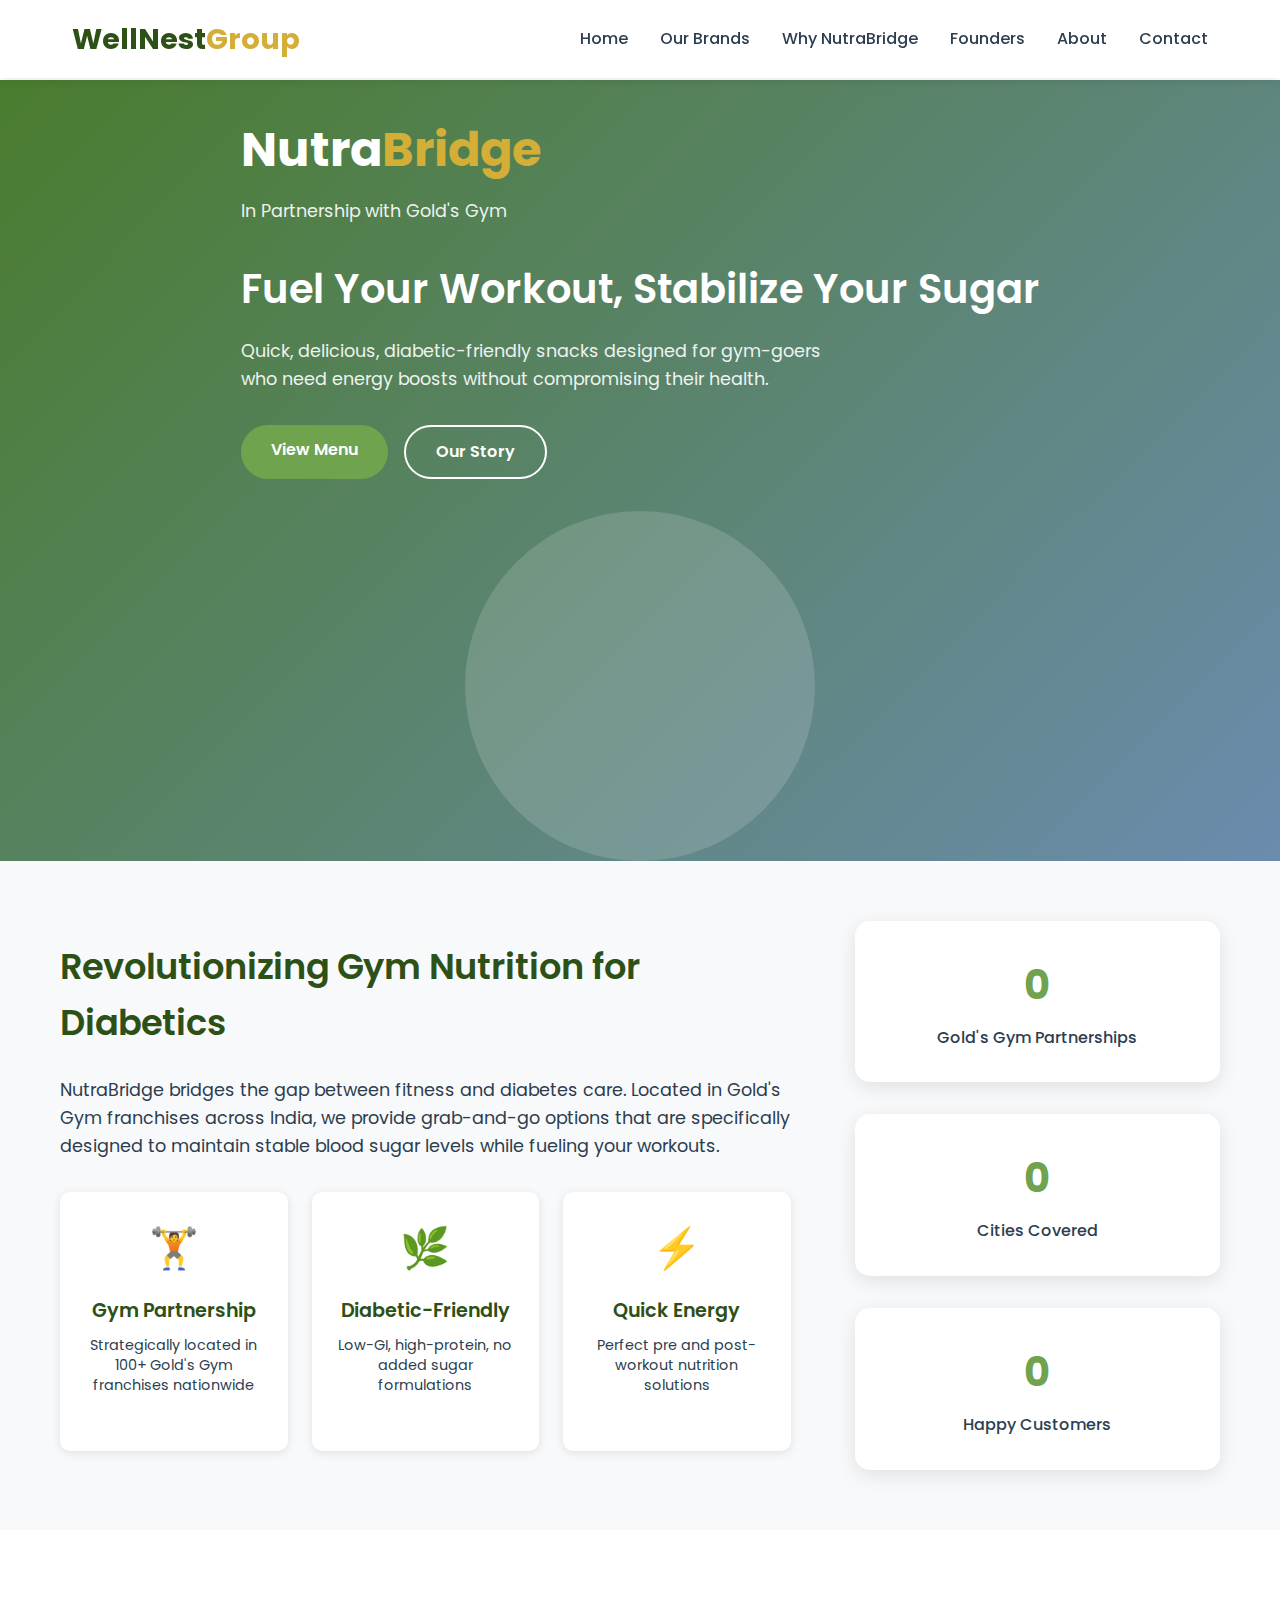
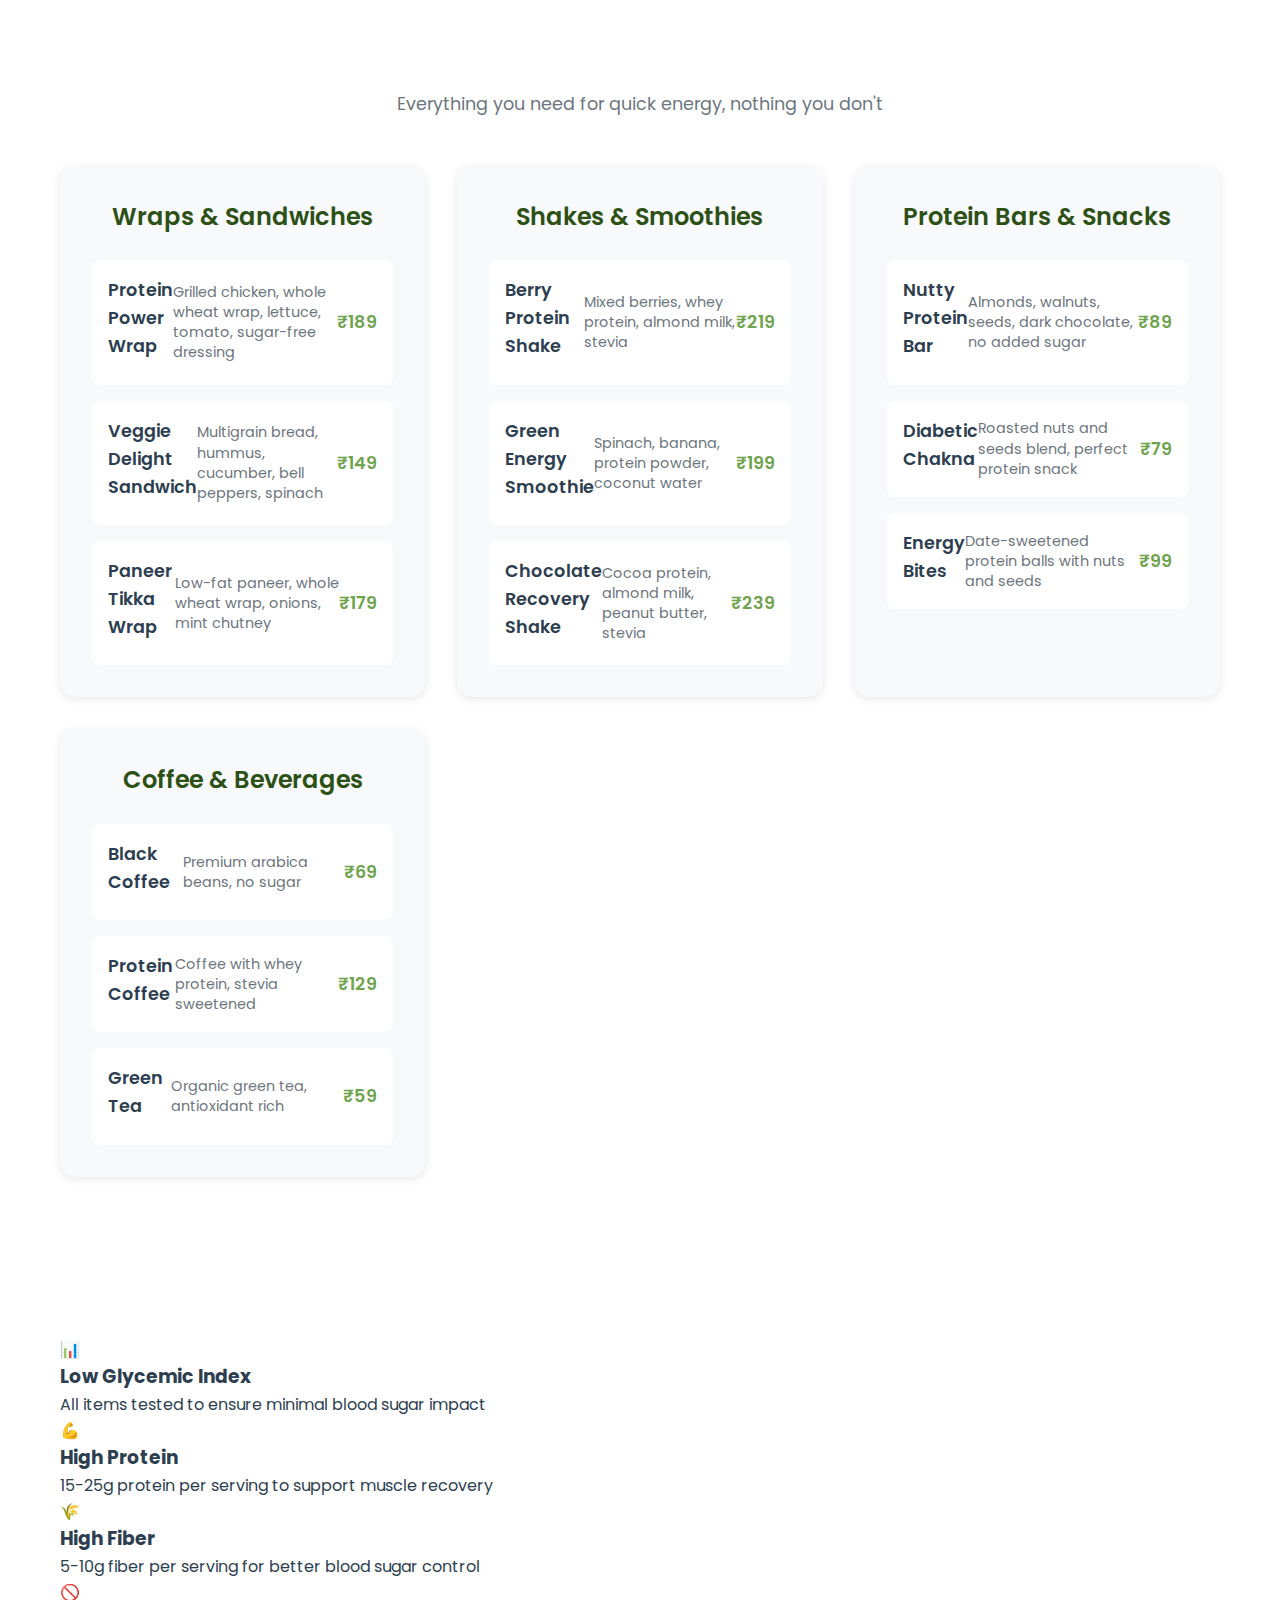
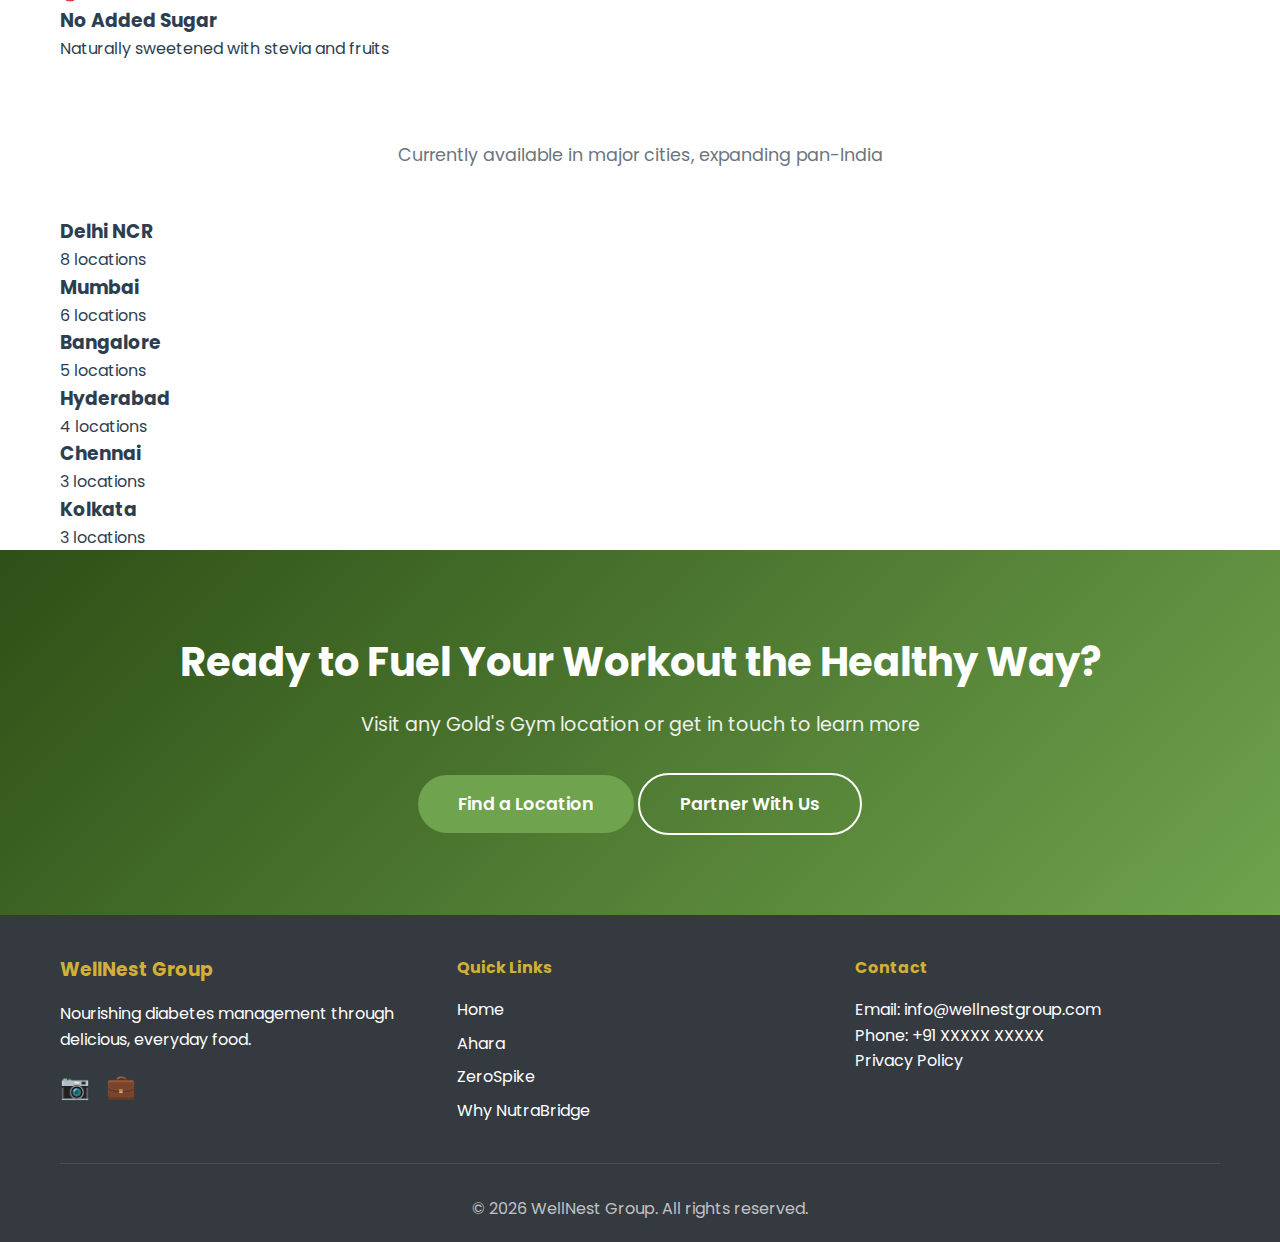
<file: nutrabridge.html>
<!DOCTYPE html>
<html lang="en">
<head>
    <meta charset="UTF-8">
    <meta name="viewport" content="width=device-width, initial-scale=1.0">
    <title>NutraBridge - Diabetic-Friendly Gym Cafe | WellNest Group</title>
    <meta name="description" content="NutraBridge, in partnership with Gold's Gym, offers diabetic-friendly quick snacks, wraps, sandwiches, shakes, protein bars, and coffee for gym-goers across India.">
    <link rel="stylesheet" href="styles.css">
    <link rel="preconnect" href="https://fonts.googleapis.com">
    <link rel="preconnect" href="https://fonts.gstatic.com" crossorigin>
    <link href="https://fonts.googleapis.com/css2?family=Poppins:wght@300;400;500;600;700&display=swap" rel="stylesheet">
</head>
<body>
    <header class="header">
        <nav class="nav">
            <div class="nav-container">
                <div class="logo">
                    <h1>WellNest<span>Group</span></h1>
                </div>
                <ul class="nav-menu">
                    <li><a href="index.html" class="nav-link">Home</a></li>
                    <li><a href="index.html#brands" class="nav-link">Our Brands</a></li>
                    <li><a href="why-nutrbridge.html" class="nav-link">Why NutraBridge</a></li>
                    <li><a href="founders.html" class="nav-link">Founders</a></li>
                    <li><a href="about.html" class="nav-link">About</a></li>
                    <li><a href="contact.html" class="nav-link">Contact</a></li>
                </ul>
                <div class="hamburger">
                    <span></span>
                    <span></span>
                    <span></span>
                </div>
            </div>
        </nav>
    </header>

    <main>
        <section class="brand-hero nutrabridge-hero">
            <div class="container">
                <div class="brand-hero-content">
                    <div class="brand-logo">
                        <h1>Nutra<span>Bridge</span></h1>
                        <p class="brand-tagline">In Partnership with Gold's Gym</p>
                    </div>
                    <h2>Fuel Your Workout, Stabilize Your Sugar</h2>
                    <p>Quick, delicious, diabetic-friendly snacks designed for gym-goers who need energy boosts without compromising their health.</p>
                    <div class="brand-cta">
                        <a href="#menu" class="btn btn-primary">View Menu</a>
                        <a href="why-nutrbridge.html" class="btn btn-secondary">Our Story</a>
                    </div>
                </div>
                <div class="brand-hero-image">
                    <div class="hero-placeholder nutrabridge-placeholder"></div>
                </div>
            </div>
        </section>

        <section class="brand-overview">
            <div class="container">
                <div class="overview-content">
                    <div class="overview-text">
                        <h2>Revolutionizing Gym Nutrition for Diabetics</h2>
                        <p>NutraBridge bridges the gap between fitness and diabetes care. Located in Gold's Gym franchises across India, we provide grab-and-go options that are specifically designed to maintain stable blood sugar levels while fueling your workouts.</p>
                        <div class="key-features">
                            <div class="feature-item">
                                <div class="feature-icon">🏋️</div>
                                <h3>Gym Partnership</h3>
                                <p>Strategically located in 100+ Gold's Gym franchises nationwide</p>
                            </div>
                            <div class="feature-item">
                                <div class="feature-icon">🌿</div>
                                <h3>Diabetic-Friendly</h3>
                                <p>Low-GI, high-protein, no added sugar formulations</p>
                            </div>
                            <div class="feature-item">
                                <div class="feature-icon">⚡</div>
                                <h3>Quick Energy</h3>
                                <p>Perfect pre and post-workout nutrition solutions</p>
                            </div>
                        </div>
                    </div>
                    <div class="overview-stats">
                        <div class="stat">
                            <h3 data-target="100">0</h3>
                            <p>Gold's Gym Partnerships</p>
                        </div>
                        <div class="stat">
                            <h3 data-target="50">0</h3>
                            <p>Cities Covered</p>
                        </div>
                        <div class="stat">
                            <h3 data-target="1000000">0</h3>
                            <p>Happy Customers</p>
                        </div>
                    </div>
                </div>
            </div>
        </section>

        <section id="menu" class="menu-section">
            <div class="container">
                <h2 class="section-title">Our Simple Menu</h2>
                <p class="section-subtitle">Everything you need for quick energy, nothing you don't</p>
                
                <div class="menu-grid">
                    <div class="menu-category">
                        <h3>Wraps & Sandwiches</h3>
                        <div class="menu-items">
                            <div class="menu-item">
                                <h4>Protein Power Wrap</h4>
                                <p>Grilled chicken, whole wheat wrap, lettuce, tomato, sugar-free dressing</p>
                                <span class="price">₹189</span>
                            </div>
                            <div class="menu-item">
                                <h4>Veggie Delight Sandwich</h4>
                                <p>Multigrain bread, hummus, cucumber, bell peppers, spinach</p>
                                <span class="price">₹149</span>
                            </div>
                            <div class="menu-item">
                                <h4>Paneer Tikka Wrap</h4>
                                <p>Low-fat paneer, whole wheat wrap, onions, mint chutney</p>
                                <span class="price">₹179</span>
                            </div>
                        </div>
                    </div>

                    <div class="menu-category">
                        <h3>Shakes & Smoothies</h3>
                        <div class="menu-items">
                            <div class="menu-item">
                                <h4>Berry Protein Shake</h4>
                                <p>Mixed berries, whey protein, almond milk, stevia</p>
                                <span class="price">₹219</span>
                            </div>
                            <div class="menu-item">
                                <h4>Green Energy Smoothie</h4>
                                <p>Spinach, banana, protein powder, coconut water</p>
                                <span class="price">₹199</span>
                            </div>
                            <div class="menu-item">
                                <h4>Chocolate Recovery Shake</h4>
                                <p>Cocoa protein, almond milk, peanut butter, stevia</p>
                                <span class="price">₹239</span>
                            </div>
                        </div>
                    </div>

                    <div class="menu-category">
                        <h3>Protein Bars & Snacks</h3>
                        <div class="menu-items">
                            <div class="menu-item">
                                <h4>Nutty Protein Bar</h4>
                                <p>Almonds, walnuts, seeds, dark chocolate, no added sugar</p>
                                <span class="price">₹89</span>
                            </div>
                            <div class="menu-item">
                                <h4>Diabetic Chakna</h4>
                                <p>Roasted nuts and seeds blend, perfect protein snack</p>
                                <span class="price">₹79</span>
                            </div>
                            <div class="menu-item">
                                <h4>Energy Bites</h4>
                                <p>Date-sweetened protein balls with nuts and seeds</p>
                                <span class="price">₹99</span>
                            </div>
                        </div>
                    </div>

                    <div class="menu-category">
                        <h3>Coffee & Beverages</h3>
                        <div class="menu-items">
                            <div class="menu-item">
                                <h4>Black Coffee</h4>
                                <p>Premium arabica beans, no sugar</p>
                                <span class="price">₹69</span>
                            </div>
                            <div class="menu-item">
                                <h4>Protein Coffee</h4>
                                <p>Coffee with whey protein, stevia sweetened</p>
                                <span class="price">₹129</span>
                            </div>
                            <div class="menu-item">
                                <h4>Green Tea</h4>
                                <p>Organic green tea, antioxidant rich</p>
                                <span class="price">₹59</span>
                            </div>
                        </div>
                    </div>
                </div>
            </div>
        </section>

        <section class="nutrition-info">
            <div class="container">
                <h2 class="section-title">Nutrition You Can Trust</h2>
                <div class="nutrition-grid">
                    <div class="nutrition-card">
                        <div class="nutrition-icon">📊</div>
                        <h3>Low Glycemic Index</h3>
                        <p>All items tested to ensure minimal blood sugar impact</p>
                    </div>
                    <div class="nutrition-card">
                        <div class="nutrition-icon">💪</div>
                        <h3>High Protein</h3>
                        <p>15-25g protein per serving to support muscle recovery</p>
                    </div>
                    <div class="nutrition-card">
                        <div class="nutrition-icon">🌾</div>
                        <h3>High Fiber</h3>
                        <p>5-10g fiber per serving for better blood sugar control</p>
                    </div>
                    <div class="nutrition-card">
                        <div class="nutrition-icon">🚫</div>
                        <h3>No Added Sugar</h3>
                        <p>Naturally sweetened with stevia and fruits</p>
                    </div>
                </div>
            </div>
        </section>

        <section class="locations">
            <div class="container">
                <h2 class="section-title">Find Us at Gold's Gym</h2>
                <p class="section-subtitle">Currently available in major cities, expanding pan-India</p>
                <div class="locations-grid">
                    <div class="location-card">
                        <h3>Delhi NCR</h3>
                        <p>8 locations</p>
                    </div>
                    <div class="location-card">
                        <h3>Mumbai</h3>
                        <p>6 locations</p>
                    </div>
                    <div class="location-card">
                        <h3>Bangalore</h3>
                        <p>5 locations</p>
                    </div>
                    <div class="location-card">
                        <h3>Hyderabad</h3>
                        <p>4 locations</p>
                    </div>
                    <div class="location-card">
                        <h3>Chennai</h3>
                        <p>3 locations</p>
                    </div>
                    <div class="location-card">
                        <h3>Kolkata</h3>
                        <p>3 locations</p>
                    </div>
                </div>
            </div>
        </section>

        <section class="cta-section">
            <div class="container">
                <h2>Ready to Fuel Your Workout the Healthy Way?</h2>
                <p>Visit any Gold's Gym location or get in touch to learn more</p>
                <div class="cta-buttons">
                    <a href="contact.html" class="btn btn-primary btn-large">Find a Location</a>
                    <a href="contact.html" class="btn btn-secondary btn-large">Partner With Us</a>
                </div>
            </div>
        </section>
    </main>

    <footer class="footer">
        <div class="container">
            <div class="footer-content">
                <div class="footer-section">
                    <h3>WellNest Group</h3>
                    <p>Nourishing diabetes management through delicious, everyday food.</p>
                    <div class="social-links">
                        <a href="#" aria-label="Instagram">📷</a>
                        <a href="#" aria-label="LinkedIn">💼</a>
                    </div>
                </div>
                <div class="footer-section">
                    <h4>Quick Links</h4>
                    <ul>
                        <li><a href="index.html">Home</a></li>
                        <li><a href="ahara.html">Ahara</a></li>
                        <li><a href="zerospike.html">ZeroSpike</a></li>
                        <li><a href="why-nutrbridge.html">Why NutraBridge</a></li>
                    </ul>
                </div>
                <div class="footer-section">
                    <h4>Contact</h4>
                    <p>Email: info@wellnestgroup.com</p>
                    <p>Phone: +91 XXXXX XXXXX</p>
                    <p><a href="privacy-policy.html">Privacy Policy</a></p>
                </div>
            </div>
            <div class="footer-bottom">
                <p>&copy; 2026 WellNest Group. All rights reserved.</p>
            </div>
        </div>
    </footer>

    <script src="script.js"></script>
</body>
</html>
</file>
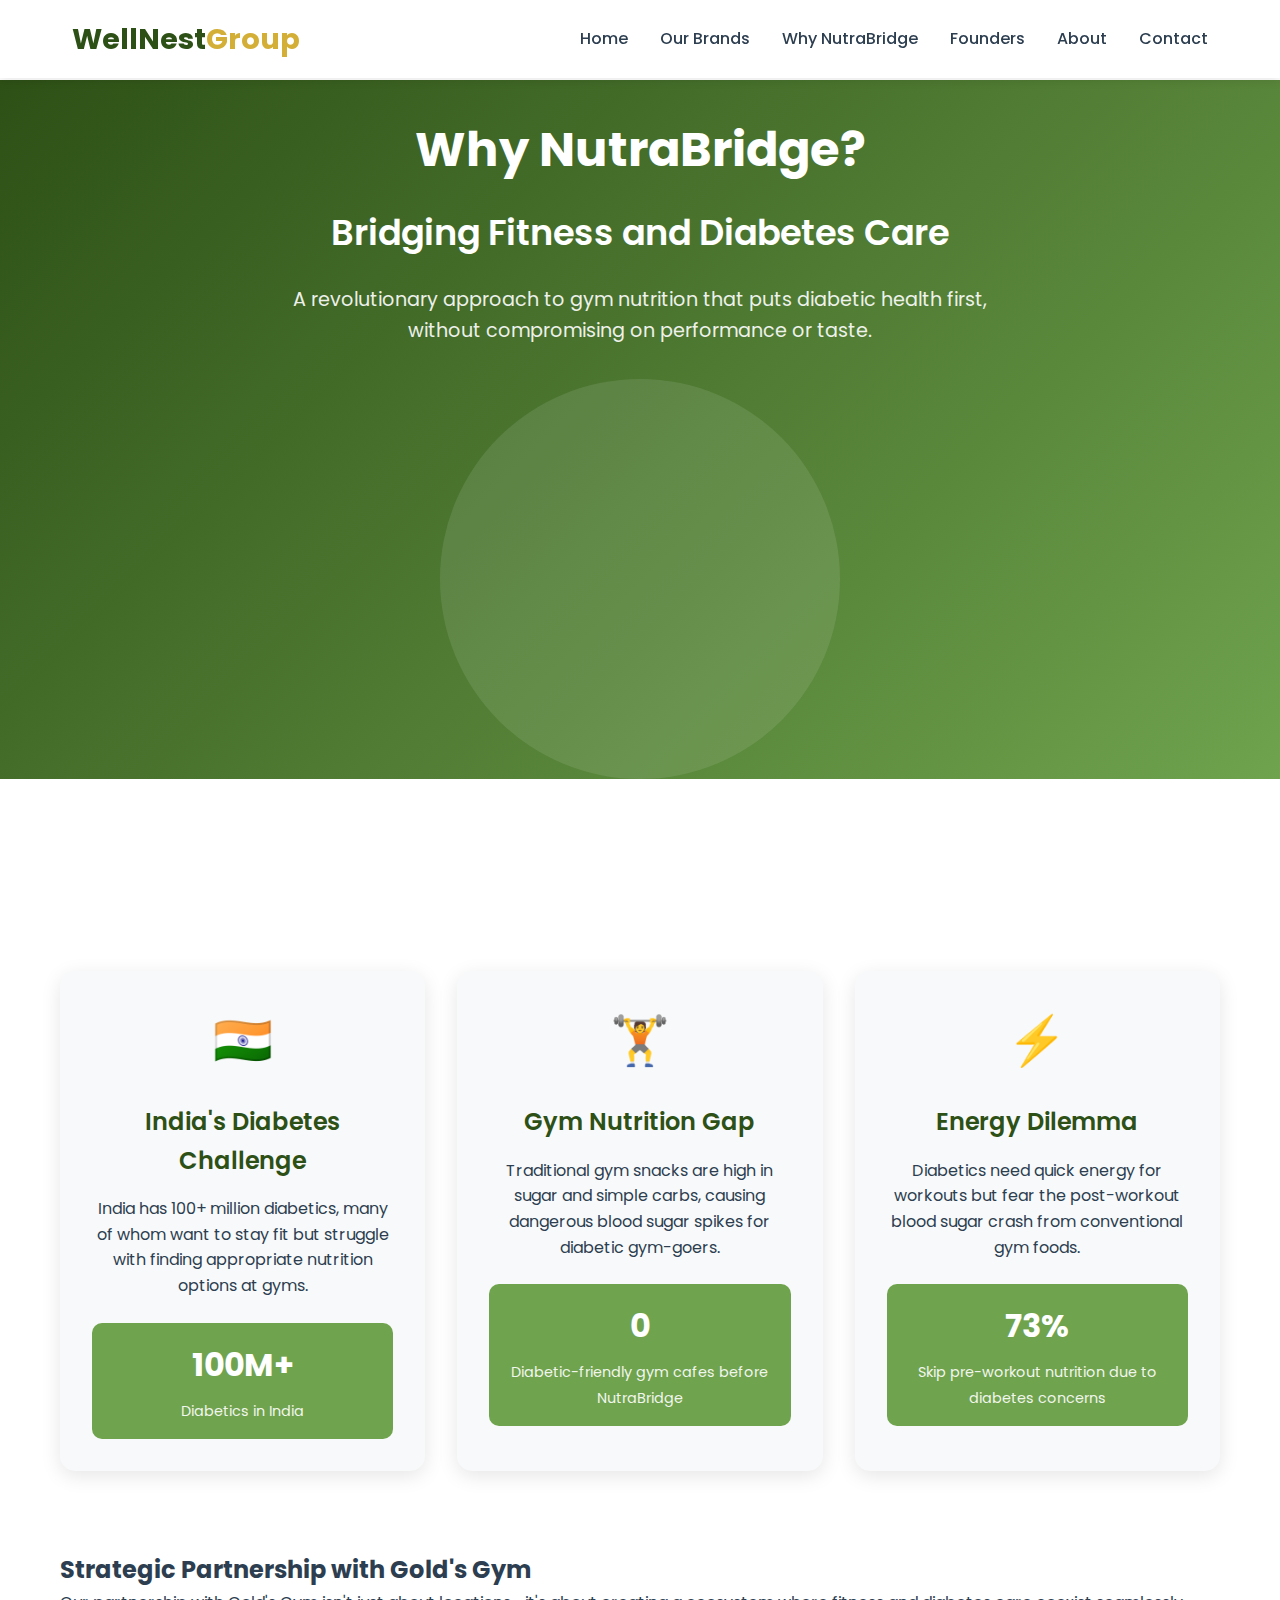
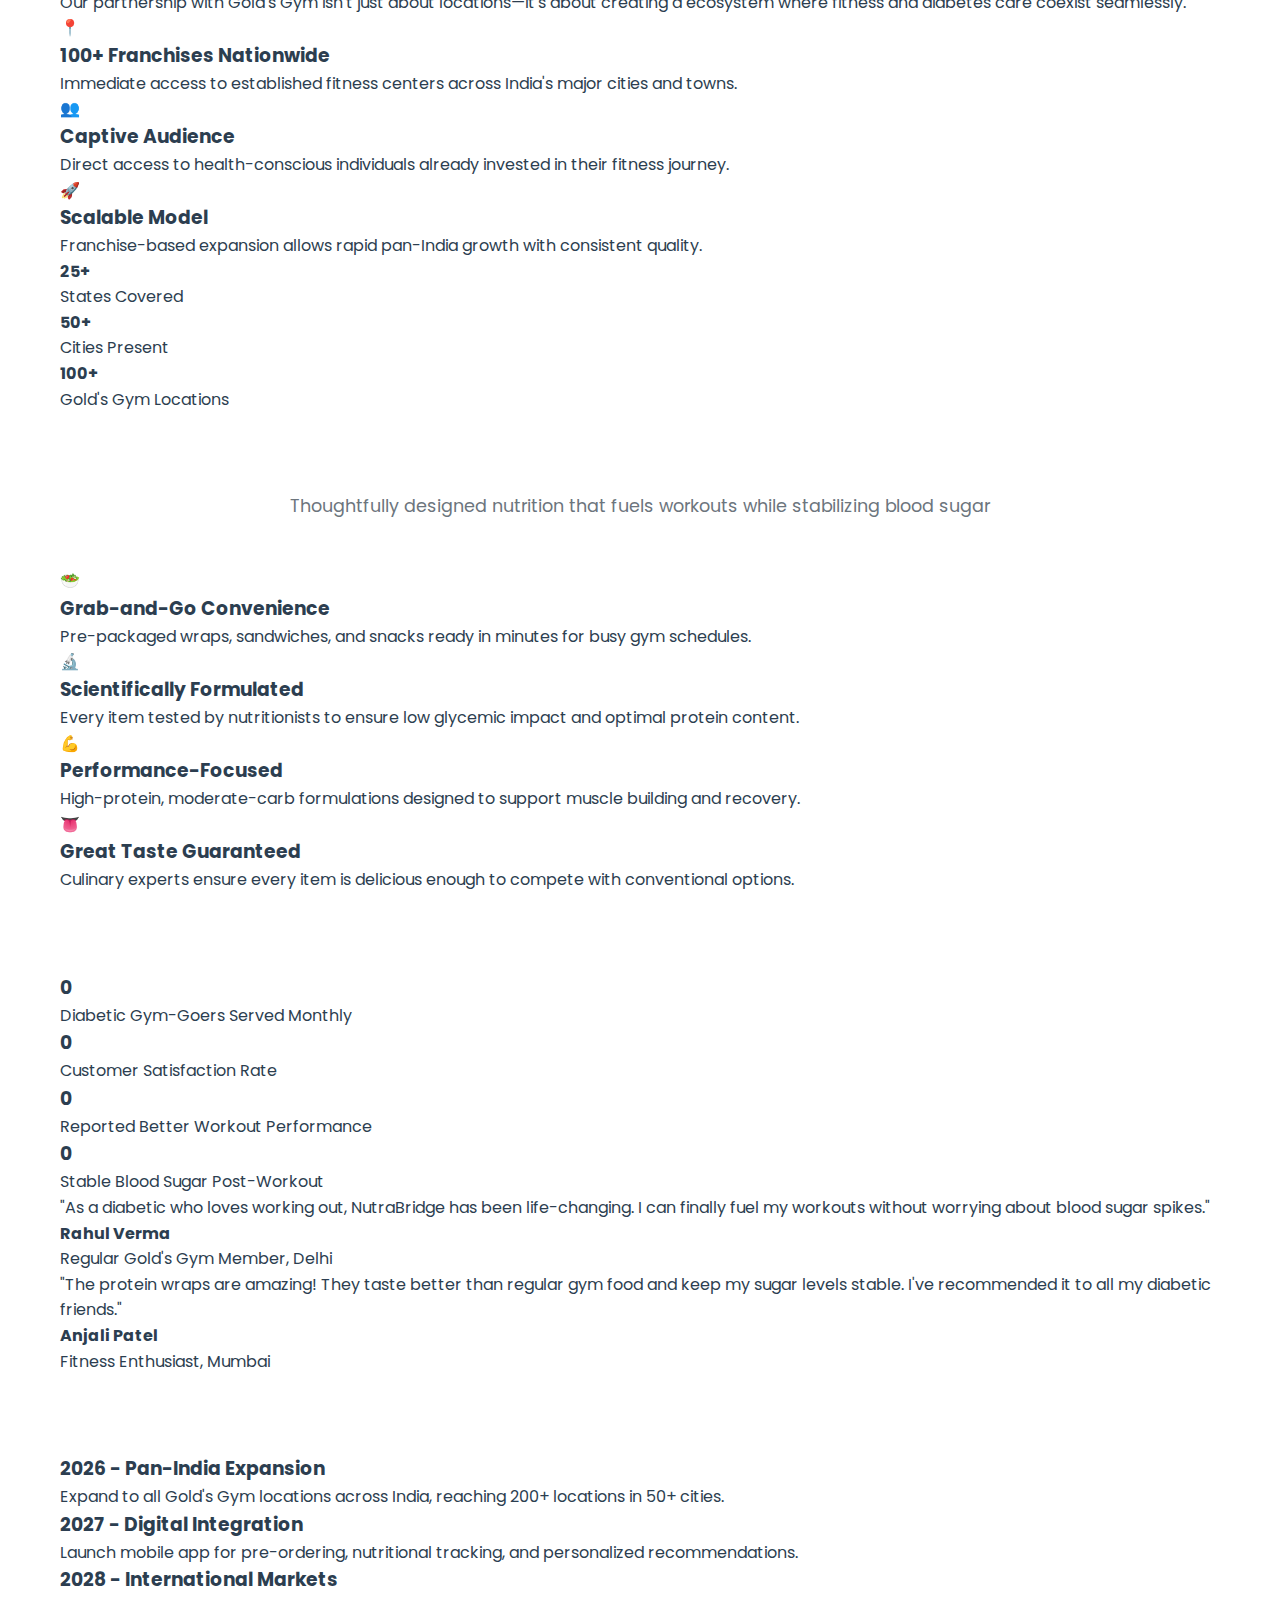
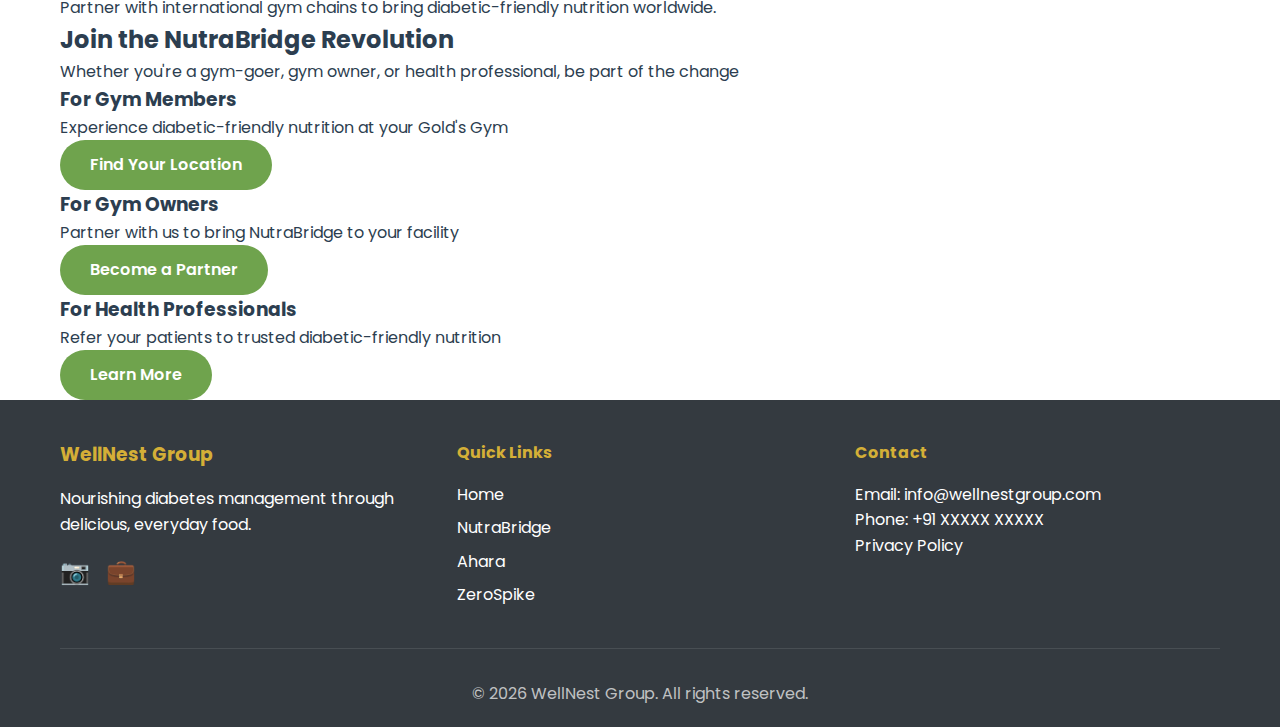
<file: why-nutrbridge.html>
<!DOCTYPE html>
<html lang="en">
<head>
    <meta charset="UTF-8">
    <meta name="viewport" content="width=device-width, initial-scale=1.0">
    <title>Why NutraBridge? Bridging Fitness and Diabetes Care | WellNest Group</title>
    <meta name="description" content="Discover the story behind NutraBridge - how we're bridging fitness and diabetes care through Gold's Gym partnership, serving diabetic-friendly gym snacks across India.">
    <link rel="stylesheet" href="styles.css">
    <link rel="preconnect" href="https://fonts.googleapis.com">
    <link rel="preconnect" href="https://fonts.gstatic.com" crossorigin>
    <link href="https://fonts.googleapis.com/css2?family=Poppins:wght@300;400;500;600;700&display=swap" rel="stylesheet">
</head>
<body>
    <header class="header">
        <nav class="nav">
            <div class="nav-container">
                <div class="logo">
                    <h1>WellNest<span>Group</span></h1>
                </div>
                <ul class="nav-menu">
                    <li><a href="index.html" class="nav-link">Home</a></li>
                    <li><a href="index.html#brands" class="nav-link">Our Brands</a></li>
                    <li><a href="why-nutrbridge.html" class="nav-link">Why NutraBridge</a></li>
                    <li><a href="founders.html" class="nav-link">Founders</a></li>
                    <li><a href="about.html" class="nav-link">About</a></li>
                    <li><a href="contact.html" class="nav-link">Contact</a></li>
                </ul>
                <div class="hamburger">
                    <span></span>
                    <span></span>
                    <span></span>
                </div>
            </div>
        </nav>
    </header>

    <main>
        <section class="story-hero">
            <div class="container">
                <div class="story-content">
                    <h1>Why NutraBridge?</h1>
                    <h2>Bridging Fitness and Diabetes Care</h2>
                    <p>A revolutionary approach to gym nutrition that puts diabetic health first, without compromising on performance or taste.</p>
                </div>
                <div class="story-image">
                    <div class="hero-placeholder story-placeholder"></div>
                </div>
            </div>
        </section>

        <section class="problem-section">
            <div class="container">
                <h2 class="section-title">The Problem We're Solving</h2>
                <div class="problem-grid">
                    <div class="problem-card">
                        <div class="problem-icon">🇮🇳</div>
                        <h3>India's Diabetes Challenge</h3>
                        <p>India has 100+ million diabetics, many of whom want to stay fit but struggle with finding appropriate nutrition options at gyms.</p>
                        <div class="stat-highlight">
                            <span class="stat-number">100M+</span>
                            <span class="stat-label">Diabetics in India</span>
                        </div>
                    </div>
                    <div class="problem-card">
                        <div class="problem-icon">🏋️</div>
                        <h3>Gym Nutrition Gap</h3>
                        <p>Traditional gym snacks are high in sugar and simple carbs, causing dangerous blood sugar spikes for diabetic gym-goers.</p>
                        <div class="stat-highlight">
                            <span class="stat-number">0</span>
                            <span class="stat-label">Diabetic-friendly gym cafes before NutraBridge</span>
                        </div>
                    </div>
                    <div class="problem-card">
                        <div class="problem-icon">⚡</div>
                        <h3>Energy Dilemma</h3>
                        <p>Diabetics need quick energy for workouts but fear the post-workout blood sugar crash from conventional gym foods.</p>
                        <div class="stat-highlight">
                            <span class="stat-number">73%</span>
                            <span class="stat-label">Skip pre-workout nutrition due to diabetes concerns</span>
                        </div>
                    </div>
                </div>
            </div>
        </section>

        <section class="partnership-section">
            <div class="container">
                <div class="partnership-content">
                    <div class="partnership-text">
                        <h2>Strategic Partnership with Gold's Gym</h2>
                        <p>Our partnership with Gold's Gym isn't just about locations—it's about creating a ecosystem where fitness and diabetes care coexist seamlessly.</p>
                        <div class="partnership-benefits">
                            <div class="benefit-item">
                                <div class="benefit-icon">📍</div>
                                <h3>100+ Franchises Nationwide</h3>
                                <p>Immediate access to established fitness centers across India's major cities and towns.</p>
                            </div>
                            <div class="benefit-item">
                                <div class="benefit-icon">👥</div>
                                <h3>Captive Audience</h3>
                                <p>Direct access to health-conscious individuals already invested in their fitness journey.</p>
                            </div>
                            <div class="benefit-item">
                                <div class="benefit-icon">🚀</div>
                                <h3>Scalable Model</h3>
                                <p>Franchise-based expansion allows rapid pan-India growth with consistent quality.</p>
                            </div>
                        </div>
                    </div>
                    <div class="partnership-visual">
                        <div class="partnership-map">
                            <div class="map-placeholder"></div>
                            <div class="map-stats">
                                <div class="map-stat">
                                    <h4>25+</h4>
                                    <p>States Covered</p>
                                </div>
                                <div class="map-stat">
                                    <h4>50+</h4>
                                    <p>Cities Present</p>
                                </div>
                                <div class="map-stat">
                                    <h4>100+</h4>
                                    <p>Gold's Gym Locations</p>
                                </div>
                            </div>
                        </div>
                    </div>
                </div>
            </div>
        </section>

        <section class="solution-section">
            <div class="container">
                <h2 class="section-title">The NutraBridge Solution</h2>
                <p class="section-subtitle">Thoughtfully designed nutrition that fuels workouts while stabilizing blood sugar</p>
                
                <div class="solution-grid">
                    <div class="solution-card">
                        <div class="solution-icon">🥗</div>
                        <h3>Grab-and-Go Convenience</h3>
                        <p>Pre-packaged wraps, sandwiches, and snacks ready in minutes for busy gym schedules.</p>
                    </div>
                    <div class="solution-card">
                        <div class="solution-icon">🔬</div>
                        <h3>Scientifically Formulated</h3>
                        <p>Every item tested by nutritionists to ensure low glycemic impact and optimal protein content.</p>
                    </div>
                    <div class="solution-card">
                        <div class="solution-icon">💪</div>
                        <h3>Performance-Focused</h3>
                        <p>High-protein, moderate-carb formulations designed to support muscle building and recovery.</p>
                    </div>
                    <div class="solution-card">
                        <div class="solution-icon">👅</div>
                        <h3>Great Taste Guaranteed</h3>
                        <p>Culinary experts ensure every item is delicious enough to compete with conventional options.</p>
                    </div>
                </div>
            </div>
        </section>

        <section class="impact-section">
            <div class="container">
                <h2 class="section-title">Our Impact</h2>
                <div class="impact-stats">
                    <div class="impact-stat">
                        <h3 data-target="50000">0</h3>
                        <p>Diabetic Gym-Goers Served Monthly</p>
                    </div>
                    <div class="impact-stat">
                        <h3 data-target="95">0</h3>
                        <p>Customer Satisfaction Rate</p>
                    </div>
                    <div class="impact-stat">
                        <h3 data-target="85">0</h3>
                        <p>Reported Better Workout Performance</p>
                    </div>
                    <div class="impact-stat">
                        <h3 data-target="90">0</h3>
                        <p>Stable Blood Sugar Post-Workout</p>
                    </div>
                </div>
                
                <div class="testimonials-highlight">
                    <div class="testimonial-card">
                        <blockquote>
                            "As a diabetic who loves working out, NutraBridge has been life-changing. I can finally fuel my workouts without worrying about blood sugar spikes."
                        </blockquote>
                        <div class="testimonial-author">
                            <h4>Rahul Verma</h4>
                            <p>Regular Gold's Gym Member, Delhi</p>
                        </div>
                    </div>
                    <div class="testimonial-card">
                        <blockquote>
                            "The protein wraps are amazing! They taste better than regular gym food and keep my sugar levels stable. I've recommended it to all my diabetic friends."
                        </blockquote>
                        <div class="testimonial-author">
                            <h4>Anjali Patel</h4>
                            <p>Fitness Enthusiast, Mumbai</p>
                        </div>
                    </div>
                </div>
            </div>
        </section>

        <section class="future-section">
            <div class="container">
                <h2 class="section-title">Our Vision for the Future</h2>
                <div class="future-timeline">
                    <div class="timeline-item">
                        <div class="timeline-marker"></div>
                        <div class="timeline-content">
                            <h3>2026 - Pan-India Expansion</h3>
                            <p>Expand to all Gold's Gym locations across India, reaching 200+ locations in 50+ cities.</p>
                        </div>
                    </div>
                    <div class="timeline-item">
                        <div class="timeline-marker"></div>
                        <div class="timeline-content">
                            <h3>2027 - Digital Integration</h3>
                            <p>Launch mobile app for pre-ordering, nutritional tracking, and personalized recommendations.</p>
                        </div>
                    </div>
                    <div class="timeline-item">
                        <div class="timeline-marker"></div>
                        <div class="timeline-content">
                            <h3>2028 - International Markets</h3>
                            <p>Partner with international gym chains to bring diabetic-friendly nutrition worldwide.</p>
                        </div>
                    </div>
                </div>
            </div>
        </section>

        <section class="call-to-action">
            <div class="container">
                <h2>Join the NutraBridge Revolution</h2>
                <p>Whether you're a gym-goer, gym owner, or health professional, be part of the change</p>
                <div class="cta-options">
                    <div class="cta-card">
                        <h3>For Gym Members</h3>
                        <p>Experience diabetic-friendly nutrition at your Gold's Gym</p>
                        <a href="nutrabridge.html" class="btn btn-primary">Find Your Location</a>
                    </div>
                    <div class="cta-card">
                        <h3>For Gym Owners</h3>
                        <p>Partner with us to bring NutraBridge to your facility</p>
                        <a href="contact.html" class="btn btn-primary">Become a Partner</a>
                    </div>
                    <div class="cta-card">
                        <h3>For Health Professionals</h3>
                        <p>Refer your patients to trusted diabetic-friendly nutrition</p>
                        <a href="contact.html" class="btn btn-primary">Learn More</a>
                    </div>
                </div>
            </div>
        </section>
    </main>

    <footer class="footer">
        <div class="container">
            <div class="footer-content">
                <div class="footer-section">
                    <h3>WellNest Group</h3>
                    <p>Nourishing diabetes management through delicious, everyday food.</p>
                    <div class="social-links">
                        <a href="#" aria-label="Instagram">📷</a>
                        <a href="#" aria-label="LinkedIn">💼</a>
                    </div>
                </div>
                <div class="footer-section">
                    <h4>Quick Links</h4>
                    <ul>
                        <li><a href="index.html">Home</a></li>
                        <li><a href="nutrabridge.html">NutraBridge</a></li>
                        <li><a href="ahara.html">Ahara</a></li>
                        <li><a href="zerospike.html">ZeroSpike</a></li>
                    </ul>
                </div>
                <div class="footer-section">
                    <h4>Contact</h4>
                    <p>Email: info@wellnestgroup.com</p>
                    <p>Phone: +91 XXXXX XXXXX</p>
                    <p><a href="privacy-policy.html">Privacy Policy</a></p>
                </div>
            </div>
            <div class="footer-bottom">
                <p>&copy; 2026 WellNest Group. All rights reserved.</p>
            </div>
        </div>
    </footer>

    <script src="script.js"></script>
</body>
</html>
</file>
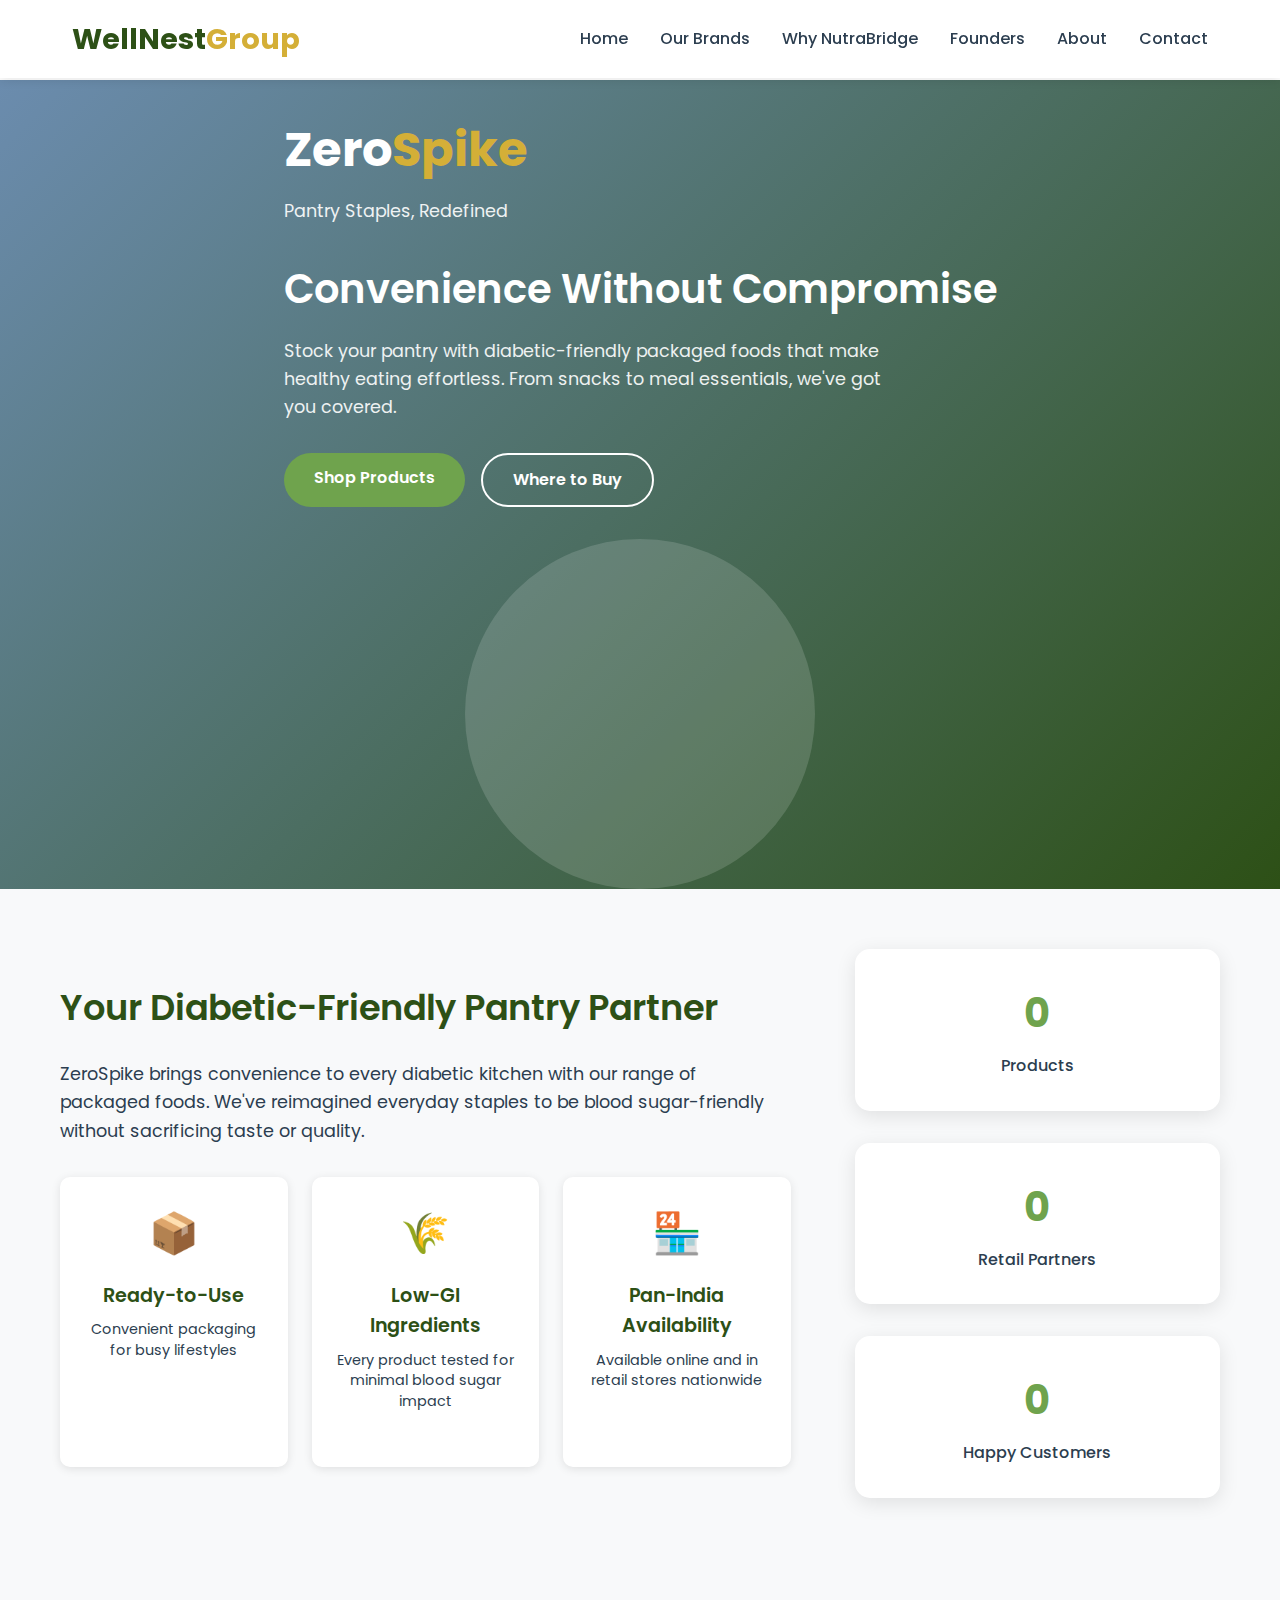
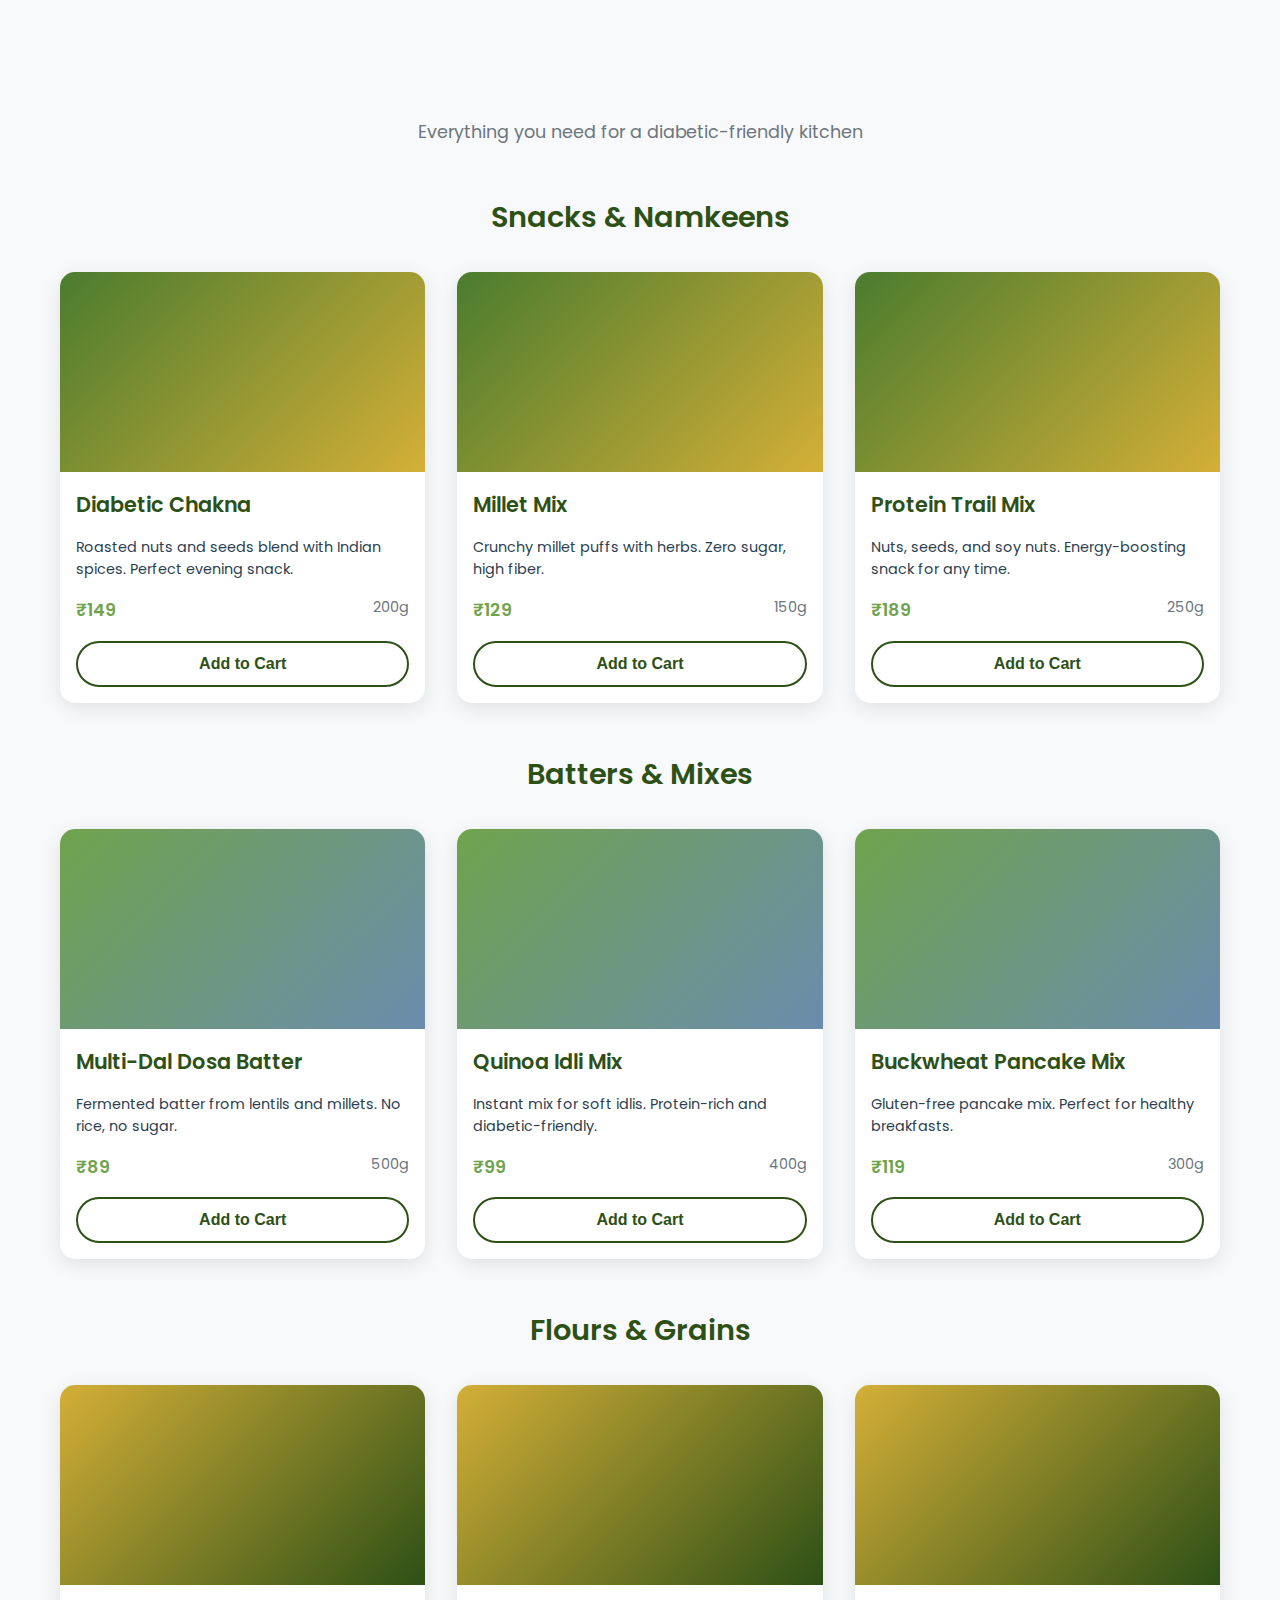
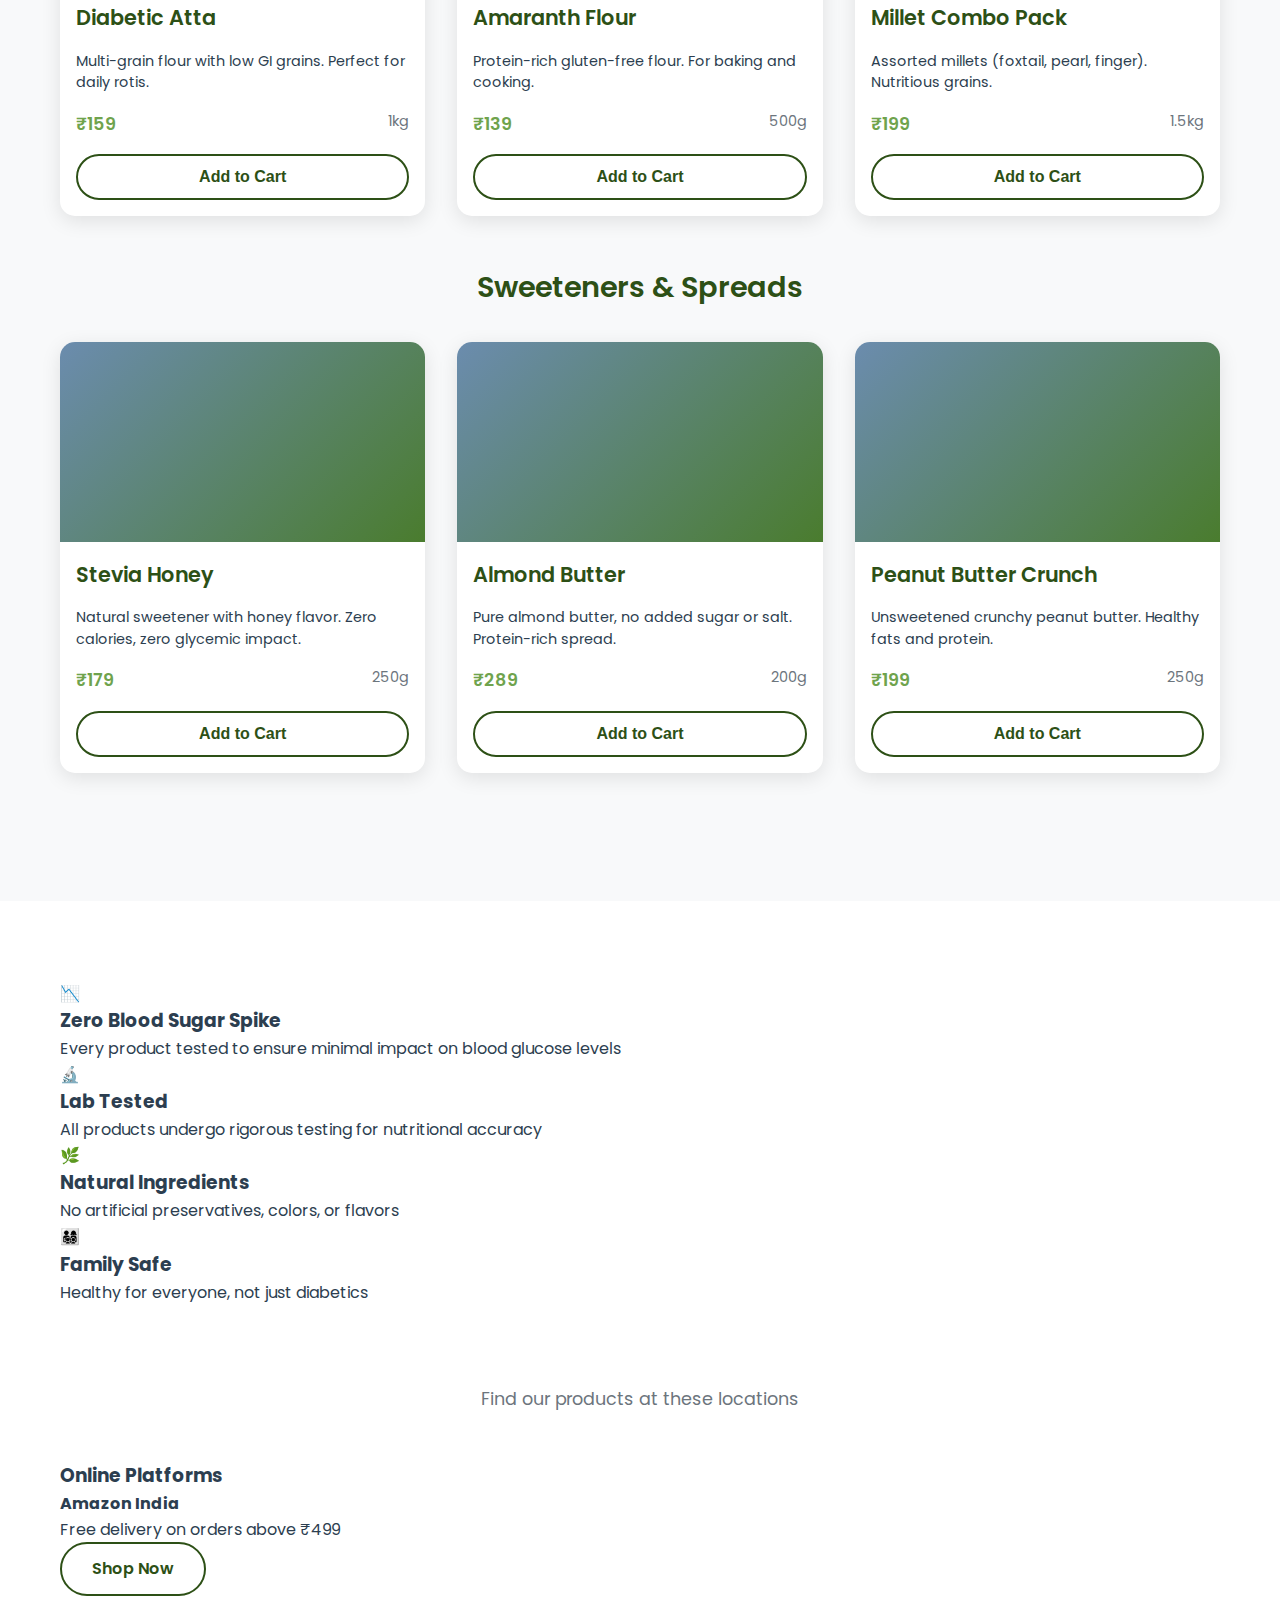
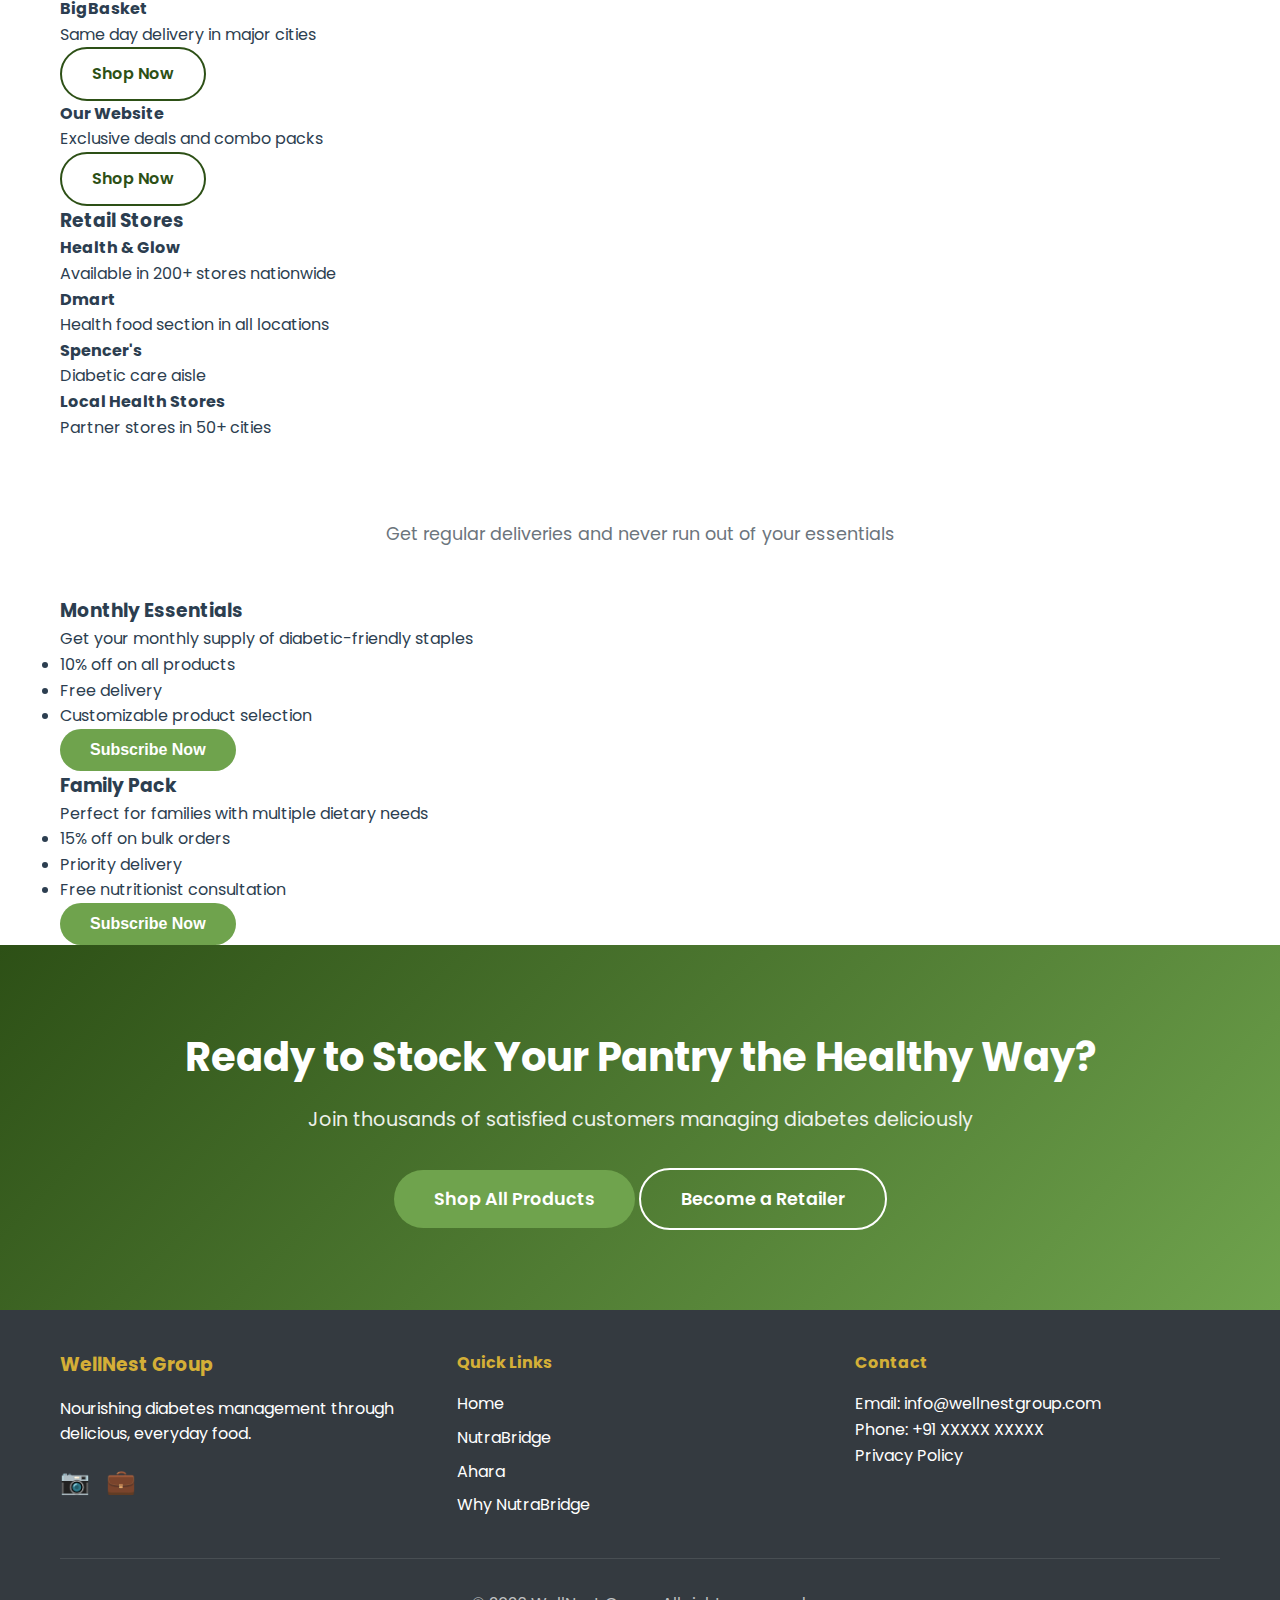
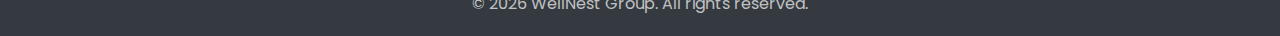
<file: zerospike.html>
<!DOCTYPE html>
<html lang="en">
<head>
    <meta charset="UTF-8">
    <meta name="viewport" content="width=device-width, initial-scale=1.0">
    <title>ZeroSpike - Diabetic-Friendly Packaged Foods | WellNest Group</title>
    <meta name="description" content="ZeroSpike offers diabetic-friendly packaged foods including chakna, dosa batters, snacks, and pantry staples. Convenient, healthy, and blood sugar-friendly options for every kitchen.">
    <link rel="stylesheet" href="styles.css">
    <link rel="preconnect" href="https://fonts.googleapis.com">
    <link rel="preconnect" href="https://fonts.gstatic.com" crossorigin>
    <link href="https://fonts.googleapis.com/css2?family=Poppins:wght@300;400;500;600;700&display=swap" rel="stylesheet">
</head>
<body>
    <header class="header">
        <nav class="nav">
            <div class="nav-container">
                <div class="logo">
                    <h1>WellNest<span>Group</span></h1>
                </div>
                <ul class="nav-menu">
                    <li><a href="index.html" class="nav-link">Home</a></li>
                    <li><a href="index.html#brands" class="nav-link">Our Brands</a></li>
                    <li><a href="why-nutrbridge.html" class="nav-link">Why NutraBridge</a></li>
                    <li><a href="founders.html" class="nav-link">Founders</a></li>
                    <li><a href="about.html" class="nav-link">About</a></li>
                    <li><a href="contact.html" class="nav-link">Contact</a></li>
                </ul>
                <div class="hamburger">
                    <span></span>
                    <span></span>
                    <span></span>
                </div>
            </div>
        </nav>
    </header>

    <main>
        <section class="brand-hero zerospike-hero">
            <div class="container">
                <div class="brand-hero-content">
                    <div class="brand-logo">
                        <h1>Zero<span>Spike</span></h1>
                        <p class="brand-tagline">Pantry Staples, Redefined</p>
                    </div>
                    <h2>Convenience Without Compromise</h2>
                    <p>Stock your pantry with diabetic-friendly packaged foods that make healthy eating effortless. From snacks to meal essentials, we've got you covered.</p>
                    <div class="brand-cta">
                        <a href="#products" class="btn btn-primary">Shop Products</a>
                        <a href="#where-to-buy" class="btn btn-secondary">Where to Buy</a>
                    </div>
                </div>
                <div class="brand-hero-image">
                    <div class="hero-placeholder zerospike-placeholder"></div>
                </div>
            </div>
        </section>

        <section class="brand-overview">
            <div class="container">
                <div class="overview-content">
                    <div class="overview-text">
                        <h2>Your Diabetic-Friendly Pantry Partner</h2>
                        <p>ZeroSpike brings convenience to every diabetic kitchen with our range of packaged foods. We've reimagined everyday staples to be blood sugar-friendly without sacrificing taste or quality.</p>
                        <div class="key-features">
                            <div class="feature-item">
                                <div class="feature-icon">📦</div>
                                <h3>Ready-to-Use</h3>
                                <p>Convenient packaging for busy lifestyles</p>
                            </div>
                            <div class="feature-item">
                                <div class="feature-icon">🌾</div>
                                <h3>Low-GI Ingredients</h3>
                                <p>Every product tested for minimal blood sugar impact</p>
                            </div>
                            <div class="feature-item">
                                <div class="feature-icon">🏪</div>
                                <h3>Pan-India Availability</h3>
                                <p>Available online and in retail stores nationwide</p>
                            </div>
                        </div>
                    </div>
                    <div class="overview-stats">
                        <div class="stat">
                            <h3 data-target="30">0</h3>
                            <p>Products</p>
                        </div>
                        <div class="stat">
                            <h3 data-target="500">0</h3>
                            <p>Retail Partners</p>
                        </div>
                        <div class="stat">
                            <h3 data-target="500000">0</h3>
                            <p>Happy Customers</p>
                        </div>
                    </div>
                </div>
            </div>
        </section>

        <section id="products" class="products-showcase">
            <div class="container">
                <h2 class="section-title">Our Product Range</h2>
                <p class="section-subtitle">Everything you need for a diabetic-friendly kitchen</p>
                
                <div class="product-categories">
                    <div class="product-category">
                        <h3>Snacks & Namkeens</h3>
                        <div class="product-grid">
                            <div class="product-card">
                                <div class="product-image snack-bg"></div>
                                <h4>Diabetic Chakna</h4>
                                <p>Roasted nuts and seeds blend with Indian spices. Perfect evening snack.</p>
                                <div class="product-info">
                                    <span class="price">₹149</span>
                                    <span class="weight">200g</span>
                                </div>
                                <button class="btn btn-outline">Add to Cart</button>
                            </div>
                            <div class="product-card">
                                <div class="product-image snack-bg"></div>
                                <h4>Millet Mix</h4>
                                <p>Crunchy millet puffs with herbs. Zero sugar, high fiber.</p>
                                <div class="product-info">
                                    <span class="price">₹129</span>
                                    <span class="weight">150g</span>
                                </div>
                                <button class="btn btn-outline">Add to Cart</button>
                            </div>
                            <div class="product-card">
                                <div class="product-image snack-bg"></div>
                                <h4>Protein Trail Mix</h4>
                                <p>Nuts, seeds, and soy nuts. Energy-boosting snack for any time.</p>
                                <div class="product-info">
                                    <span class="price">₹189</span>
                                    <span class="weight">250g</span>
                                </div>
                                <button class="btn btn-outline">Add to Cart</button>
                            </div>
                        </div>
                    </div>

                    <div class="product-category">
                        <h3>Batters & Mixes</h3>
                        <div class="product-grid">
                            <div class="product-card">
                                <div class="product-image batter-bg"></div>
                                <h4>Multi-Dal Dosa Batter</h4>
                                <p>Fermented batter from lentils and millets. No rice, no sugar.</p>
                                <div class="product-info">
                                    <span class="price">₹89</span>
                                    <span class="weight">500g</span>
                                </div>
                                <button class="btn btn-outline">Add to Cart</button>
                            </div>
                            <div class="product-card">
                                <div class="product-image batter-bg"></div>
                                <h4>Quinoa Idli Mix</h4>
                                <p>Instant mix for soft idlis. Protein-rich and diabetic-friendly.</p>
                                <div class="product-info">
                                    <span class="price">₹99</span>
                                    <span class="weight">400g</span>
                                </div>
                                <button class="btn btn-outline">Add to Cart</button>
                            </div>
                            <div class="product-card">
                                <div class="product-image batter-bg"></div>
                                <h4>Buckwheat Pancake Mix</h4>
                                <p>Gluten-free pancake mix. Perfect for healthy breakfasts.</p>
                                <div class="product-info">
                                    <span class="price">₹119</span>
                                    <span class="weight">300g</span>
                                </div>
                                <button class="btn btn-outline">Add to Cart</button>
                            </div>
                        </div>
                    </div>

                    <div class="product-category">
                        <h3>Flours & Grains</h3>
                        <div class="product-grid">
                            <div class="product-card">
                                <div class="product-image flour-bg"></div>
                                <h4>Diabetic Atta</h4>
                                <p>Multi-grain flour with low GI grains. Perfect for daily rotis.</p>
                                <div class="product-info">
                                    <span class="price">₹159</span>
                                    <span class="weight">1kg</span>
                                </div>
                                <button class="btn btn-outline">Add to Cart</button>
                            </div>
                            <div class="product-card">
                                <div class="product-image flour-bg"></div>
                                <h4>Amaranth Flour</h4>
                                <p>Protein-rich gluten-free flour. For baking and cooking.</p>
                                <div class="product-info">
                                    <span class="price">₹139</span>
                                    <span class="weight">500g</span>
                                </div>
                                <button class="btn btn-outline">Add to Cart</button>
                            </div>
                            <div class="product-card">
                                <div class="product-image flour-bg"></div>
                                <h4>Millet Combo Pack</h4>
                                <p>Assorted millets (foxtail, pearl, finger). Nutritious grains.</p>
                                <div class="product-info">
                                    <span class="price">₹199</span>
                                    <span class="weight">1.5kg</span>
                                </div>
                                <button class="btn btn-outline">Add to Cart</button>
                            </div>
                        </div>
                    </div>

                    <div class="product-category">
                        <h3>Sweeteners & Spreads</h3>
                        <div class="product-grid">
                            <div class="product-card">
                                <div class="product-image spread-bg"></div>
                                <h4>Stevia Honey</h4>
                                <p>Natural sweetener with honey flavor. Zero calories, zero glycemic impact.</p>
                                <div class="product-info">
                                    <span class="price">₹179</span>
                                    <span class="weight">250g</span>
                                </div>
                                <button class="btn btn-outline">Add to Cart</button>
                            </div>
                            <div class="product-card">
                                <div class="product-image spread-bg"></div>
                                <h4>Almond Butter</h4>
                                <p>Pure almond butter, no added sugar or salt. Protein-rich spread.</p>
                                <div class="product-info">
                                    <span class="price">₹289</span>
                                    <span class="weight">200g</span>
                                </div>
                                <button class="btn btn-outline">Add to Cart</button>
                            </div>
                            <div class="product-card">
                                <div class="product-image spread-bg"></div>
                                <h4>Peanut Butter Crunch</h4>
                                <p>Unsweetened crunchy peanut butter. Healthy fats and protein.</p>
                                <div class="product-info">
                                    <span class="price">₹199</span>
                                    <span class="weight">250g</span>
                                </div>
                                <button class="btn btn-outline">Add to Cart</button>
                            </div>
                        </div>
                    </div>
                </div>
            </div>
        </section>

        <section class="nutrition-highlights">
            <div class="container">
                <h2 class="section-title">Why ZeroSpike Products?</h2>
                <div class="nutrition-grid">
                    <div class="nutrition-card">
                        <div class="nutrition-icon">📉</div>
                        <h3>Zero Blood Sugar Spike</h3>
                        <p>Every product tested to ensure minimal impact on blood glucose levels</p>
                    </div>
                    <div class="nutrition-card">
                        <div class="nutrition-icon">🔬</div>
                        <h3>Lab Tested</h3>
                        <p>All products undergo rigorous testing for nutritional accuracy</p>
                    </div>
                    <div class="nutrition-card">
                        <div class="nutrition-icon">🌿</div>
                        <h3>Natural Ingredients</h3>
                        <p>No artificial preservatives, colors, or flavors</p>
                    </div>
                    <div class="nutrition-card">
                        <div class="nutrition-icon">👨‍👩‍👧‍👦</div>
                        <h3>Family Safe</h3>
                        <p>Healthy for everyone, not just diabetics</p>
                    </div>
                </div>
            </div>
        </section>

        <section id="where-to-buy" class="retail-section">
            <div class="container">
                <h2 class="section-title">Where to Buy ZeroSpike</h2>
                <p class="section-subtitle">Find our products at these locations</p>
                
                <div class="retail-options">
                    <div class="retail-category">
                        <h3>Online Platforms</h3>
                        <div class="retail-list">
                            <div class="retailer">
                                <h4>Amazon India</h4>
                                <p>Free delivery on orders above ₹499</p>
                                <a href="#" class="btn btn-outline">Shop Now</a>
                            </div>
                            <div class="retailer">
                                <h4>BigBasket</h4>
                                <p>Same day delivery in major cities</p>
                                <a href="#" class="btn btn-outline">Shop Now</a>
                            </div>
                            <div class="retailer">
                                <h4>Our Website</h4>
                                <p>Exclusive deals and combo packs</p>
                                <a href="#" class="btn btn-outline">Shop Now</a>
                            </div>
                        </div>
                    </div>

                    <div class="retail-category">
                        <h3>Retail Stores</h3>
                        <div class="retail-list">
                            <div class="retailer">
                                <h4>Health & Glow</h4>
                                <p>Available in 200+ stores nationwide</p>
                            </div>
                            <div class="retailer">
                                <h4>Dmart</h4>
                                <p>Health food section in all locations</p>
                            </div>
                            <div class="retailer">
                                <h4>Spencer's</h4>
                                <p>Diabetic care aisle</p>
                            </div>
                            <div class="retailer">
                                <h4>Local Health Stores</h4>
                                <p>Partner stores in 50+ cities</p>
                            </div>
                        </div>
                    </div>
                </div>
            </div>
        </section>

        <section class="subscription">
            <div class="container">
                <h2 class="section-title">Subscribe & Save</h2>
                <p class="section-subtitle">Get regular deliveries and never run out of your essentials</p>
                <div class="subscription-plans">
                    <div class="plan-card">
                        <h3>Monthly Essentials</h3>
                        <p>Get your monthly supply of diabetic-friendly staples</p>
                        <ul>
                            <li>10% off on all products</li>
                            <li>Free delivery</li>
                            <li>Customizable product selection</li>
                        </ul>
                        <button class="btn btn-primary">Subscribe Now</button>
                    </div>
                    <div class="plan-card">
                        <h3>Family Pack</h3>
                        <p>Perfect for families with multiple dietary needs</p>
                        <ul>
                            <li>15% off on bulk orders</li>
                            <li>Priority delivery</li>
                            <li>Free nutritionist consultation</li>
                        </ul>
                        <button class="btn btn-primary">Subscribe Now</button>
                    </div>
                </div>
            </div>
        </section>

        <section class="cta-section">
            <div class="container">
                <h2>Ready to Stock Your Pantry the Healthy Way?</h2>
                <p>Join thousands of satisfied customers managing diabetes deliciously</p>
                <div class="cta-buttons">
                    <a href="#" class="btn btn-primary btn-large">Shop All Products</a>
                    <a href="contact.html" class="btn btn-secondary btn-large">Become a Retailer</a>
                </div>
            </div>
        </section>
    </main>

    <footer class="footer">
        <div class="container">
            <div class="footer-content">
                <div class="footer-section">
                    <h3>WellNest Group</h3>
                    <p>Nourishing diabetes management through delicious, everyday food.</p>
                    <div class="social-links">
                        <a href="#" aria-label="Instagram">📷</a>
                        <a href="#" aria-label="LinkedIn">💼</a>
                    </div>
                </div>
                <div class="footer-section">
                    <h4>Quick Links</h4>
                    <ul>
                        <li><a href="index.html">Home</a></li>
                        <li><a href="nutrabridge.html">NutraBridge</a></li>
                        <li><a href="ahara.html">Ahara</a></li>
                        <li><a href="why-nutrbridge.html">Why NutraBridge</a></li>
                    </ul>
                </div>
                <div class="footer-section">
                    <h4>Contact</h4>
                    <p>Email: info@wellnestgroup.com</p>
                    <p>Phone: +91 XXXXX XXXXX</p>
                    <p><a href="privacy-policy.html">Privacy Policy</a></p>
                </div>
            </div>
            <div class="footer-bottom">
                <p>&copy; 2026 WellNest Group. All rights reserved.</p>
            </div>
        </div>
    </footer>

    <script src="script.js"></script>
</body>
</html>
</file>
<file: styles.css>
/* CSS Variables for Color Palette */
:root {
    --primary-green: #2d5016;
    --light-green: #4a7c2e;
    --accent-green: #6fa34d;
    --soft-blue: #6b8cae;
    --light-blue: #a8b8d8;
    --gold: #d4af37;
    --light-gold: #f4e5c2;
    --white: #ffffff;
    --light-gray: #f8f9fa;
    --medium-gray: #6c757d;
    --dark-gray: #343a40;
    --text-dark: #2c3e50;
    --shadow: rgba(0, 0, 0, 0.1);
    --transition: all 0.3s ease;
}

/* Reset and Base Styles */
* {
    margin: 0;
    padding: 0;
    box-sizing: border-box;
}

body {
    font-family: 'Poppins', sans-serif;
    line-height: 1.6;
    color: var(--text-dark);
    background-color: var(--white);
}

.container {
    max-width: 1200px;
    margin: 0 auto;
    padding: 0 20px;
}

/* Header and Navigation */
.header {
    background: var(--white);
    box-shadow: 0 2px 10px var(--shadow);
    position: fixed;
    width: 100%;
    top: 0;
    z-index: 1000;
}

.nav-container {
    display: flex;
    justify-content: space-between;
    align-items: center;
    padding: 1rem 2rem;
    max-width: 1200px;
    margin: 0 auto;
}

.logo h1 {
    font-size: 1.8rem;
    font-weight: 700;
    color: var(--primary-green);
}

.logo span {
    color: var(--gold);
}

.nav-menu {
    display: flex;
    list-style: none;
    gap: 2rem;
}

.nav-link {
    text-decoration: none;
    color: var(--text-dark);
    font-weight: 500;
    transition: var(--transition);
    position: relative;
}

.nav-link:hover {
    color: var(--accent-green);
}

.nav-link::after {
    content: '';
    position: absolute;
    bottom: -5px;
    left: 0;
    width: 0;
    height: 2px;
    background: var(--accent-green);
    transition: var(--transition);
}

.nav-link:hover::after {
    width: 100%;
}

.hamburger {
    display: none;
    flex-direction: column;
    cursor: pointer;
}

.hamburger span {
    width: 25px;
    height: 3px;
    background: var(--primary-green);
    margin: 3px 0;
    transition: var(--transition);
}

/* Hero Section */
.hero {
    margin-top: 80px;
    min-height: 90vh;
    display: flex;
    align-items: center;
    background: linear-gradient(135deg, var(--light-green) 0%, var(--soft-blue) 100%);
    position: relative;
    overflow: hidden;
}

.hero::before {
    content: '';
    position: absolute;
    top: 0;
    left: 0;
    right: 0;
    bottom: 0;
    background: rgba(255, 255, 255, 0.1);
}

.hero-content {
    flex: 1;
    padding: 2rem;
    position: relative;
    z-index: 2;
}

.hero-title {
    font-size: 3.5rem;
    font-weight: 700;
    color: var(--white);
    margin-bottom: 1.5rem;
    line-height: 1.2;
}

.hero-subtitle {
    font-size: 1.3rem;
    color: var(--white);
    margin-bottom: 2.5rem;
    max-width: 600px;
}

.hero-cta {
    display: flex;
    gap: 1rem;
    flex-wrap: wrap;
}

.hero-image {
    flex: 1;
    display: flex;
    justify-content: center;
    align-items: center;
    position: relative;
    z-index: 2;
}

.hero-placeholder {
    width: 400px;
    height: 400px;
    background: rgba(255, 255, 255, 0.2);
    border-radius: 50%;
    display: flex;
    align-items: center;
    justify-content: center;
    font-size: 2rem;
    color: var(--white);
}

/* Buttons */
.btn {
    display: inline-block;
    padding: 12px 30px;
    text-decoration: none;
    border-radius: 50px;
    font-weight: 600;
    text-align: center;
    transition: var(--transition);
    cursor: pointer;
    border: none;
    font-size: 1rem;
}

.btn-primary {
    background: var(--accent-green);
    color: var(--white);
}

.btn-primary:hover {
    background: var(--light-green);
    transform: translateY(-2px);
    box-shadow: 0 5px 15px rgba(111, 163, 77, 0.3);
}

.btn-secondary {
    background: transparent;
    color: var(--white);
    border: 2px solid var(--white);
}

.btn-secondary:hover {
    background: var(--white);
    color: var(--primary-green);
}

.btn-outline {
    background: transparent;
    color: var(--primary-green);
    border: 2px solid var(--primary-green);
}

.btn-outline:hover {
    background: var(--primary-green);
    color: var(--white);
}

.btn-large {
    padding: 15px 40px;
    font-size: 1.1rem;
}

/* Brands Overview Section */
.brands-overview {
    padding: 80px 0;
    background: var(--light-gray);
}

.section-title {
    text-align: center;
    font-size: 2.5rem;
    font-weight: 700;
    color: var(--primary-green);
    margin-bottom: 1rem;
}

.section-subtitle {
    text-align: center;
    font-size: 1.1rem;
    color: var(--medium-gray);
    margin-bottom: 3rem;
    max-width: 700px;
    margin-left: auto;
    margin-right: auto;
}

.brands-grid {
    display: grid;
    grid-template-columns: repeat(auto-fit, minmax(350px, 1fr));
    gap: 2rem;
    margin-top: 3rem;
}

.brand-card {
    background: var(--white);
    border-radius: 15px;
    overflow: hidden;
    box-shadow: 0 5px 20px var(--shadow);
    transition: var(--transition);
}

.brand-card:hover {
    transform: translateY(-10px);
    box-shadow: 0 15px 40px var(--shadow);
}

.brand-image {
    height: 250px;
    background: linear-gradient(45deg, var(--accent-green), var(--soft-blue));
    position: relative;
}

.nutrabridge-bg {
    background: linear-gradient(135deg, #4a7c2e, #6b8cae);
}

.ahara-bg {
    background: linear-gradient(135deg, #d4af37, #6fa34d);
}

.zerospike-bg {
    background: linear-gradient(135deg, #6b8cae, #2d5016);
}

.brand-content {
    padding: 2rem;
}

.brand-content h3 {
    font-size: 1.8rem;
    font-weight: 600;
    color: var(--primary-green);
    margin-bottom: 1rem;
}

.brand-content p {
    color: var(--text-dark);
    margin-bottom: 1.5rem;
    line-height: 1.6;
}

/* Features Section */
.features {
    padding: 80px 0;
    background: var(--white);
}

.features-grid {
    display: grid;
    grid-template-columns: repeat(auto-fit, minmax(300px, 1fr));
    gap: 3rem;
    margin-top: 3rem;
}

.feature {
    text-align: center;
    padding: 2rem;
}

.feature-icon {
    font-size: 3rem;
    margin-bottom: 1.5rem;
}

.feature h3 {
    font-size: 1.5rem;
    font-weight: 600;
    color: var(--primary-green);
    margin-bottom: 1rem;
}

.feature p {
    color: var(--text-dark);
    line-height: 1.6;
}

/* CTA Section */
.cta-section {
    padding: 80px 0;
    background: linear-gradient(135deg, var(--primary-green), var(--accent-green));
    text-align: center;
    color: var(--white);
}

.cta-section h2 {
    font-size: 2.5rem;
    font-weight: 700;
    margin-bottom: 1rem;
}

.cta-section p {
    font-size: 1.2rem;
    margin-bottom: 2rem;
    opacity: 0.9;
}

/* Footer */
.footer {
    background: var(--dark-gray);
    color: var(--white);
    padding: 40px 0 20px;
}

.footer-content {
    display: grid;
    grid-template-columns: repeat(auto-fit, minmax(250px, 1fr));
    gap: 2rem;
    margin-bottom: 2rem;
}

.footer-section h3,
.footer-section h4 {
    color: var(--gold);
    margin-bottom: 1rem;
}

.footer-section ul {
    list-style: none;
}

.footer-section ul li {
    margin-bottom: 0.5rem;
}

.footer-section a {
    color: var(--white);
    text-decoration: none;
    transition: var(--transition);
}

.footer-section a:hover {
    color: var(--gold);
}

.social-links {
    display: flex;
    gap: 1rem;
    margin-top: 1rem;
}

.social-links a {
    font-size: 1.5rem;
}

.footer-bottom {
    text-align: center;
    padding-top: 2rem;
    border-top: 1px solid rgba(255, 255, 255, 0.1);
    color: rgba(255, 255, 255, 0.7);
}

/* Responsive Design */
/* Brand Hero Sections */
.brand-hero {
    margin-top: 80px;
    min-height: 80vh;
    display: flex;
    align-items: center;
    position: relative;
    overflow: hidden;
}

.nutrabridge-hero {
    background: linear-gradient(135deg, #4a7c2e 0%, #6b8cae 100%);
}

.ahara-hero {
    background: linear-gradient(135deg, #d4af37 0%, #6fa34d 100%);
}

.zerospike-hero {
    background: linear-gradient(135deg, #6b8cae 0%, #2d5016 100%);
}

.brand-hero-content {
    flex: 1;
    padding: 2rem;
    position: relative;
    z-index: 2;
    color: var(--white);
}

.brand-logo h1 {
    font-size: 3rem;
    font-weight: 700;
    margin-bottom: 0.5rem;
}

.brand-logo span {
    color: var(--gold);
}

.brand-tagline {
    font-size: 1.2rem;
    margin-bottom: 2rem;
    opacity: 0.9;
}

.brand-hero-content h2 {
    font-size: 2.5rem;
    font-weight: 600;
    margin-bottom: 1rem;
}

.brand-hero-content p {
    font-size: 1.1rem;
    margin-bottom: 2rem;
    max-width: 600px;
    opacity: 0.9;
}

.brand-cta {
    display: flex;
    gap: 1rem;
    flex-wrap: wrap;
}

.brand-hero-image {
    flex: 1;
    display: flex;
    justify-content: center;
    align-items: center;
    position: relative;
    z-index: 2;
}

.hero-placeholder {
    width: 350px;
    height: 350px;
    background: rgba(255, 255, 255, 0.1);
    border-radius: 50%;
    display: flex;
    align-items: center;
    justify-content: center;
    font-size: 2rem;
    color: var(--white);
}

.nutrabridge-placeholder {
    background: rgba(255, 255, 255, 0.15);
}

.ahara-placeholder {
    background: rgba(255, 255, 255, 0.15);
}

.zerospike-placeholder {
    background: rgba(255, 255, 255, 0.15);
}

/* Brand Overview Section */
.brand-overview {
    padding: 60px 0;
    background: var(--light-gray);
}

.overview-content {
    display: grid;
    grid-template-columns: 2fr 1fr;
    gap: 4rem;
    align-items: center;
}

.overview-text h2 {
    font-size: 2.2rem;
    font-weight: 600;
    color: var(--primary-green);
    margin-bottom: 1.5rem;
}

.overview-text p {
    font-size: 1.1rem;
    color: var(--text-dark);
    margin-bottom: 2rem;
    line-height: 1.6;
}

.key-features {
    display: grid;
    grid-template-columns: repeat(auto-fit, minmax(200px, 1fr));
    gap: 1.5rem;
}

.feature-item {
    text-align: center;
    padding: 1.5rem;
    background: var(--white);
    border-radius: 10px;
    box-shadow: 0 2px 10px var(--shadow);
}

.feature-icon {
    font-size: 2.5rem;
    margin-bottom: 1rem;
}

.feature-item h3 {
    font-size: 1.2rem;
    font-weight: 600;
    color: var(--primary-green);
    margin-bottom: 0.5rem;
}

.feature-item p {
    font-size: 0.9rem;
    color: var(--text-dark);
    line-height: 1.4;
}

.overview-stats {
    display: flex;
    flex-direction: column;
    gap: 2rem;
}

.stat {
    text-align: center;
    padding: 2rem;
    background: var(--white);
    border-radius: 15px;
    box-shadow: 0 5px 20px var(--shadow);
}

.stat h3 {
    font-size: 2.5rem;
    font-weight: 700;
    color: var(--accent-green);
    margin-bottom: 0.5rem;
}

.stat p {
    color: var(--text-dark);
    font-weight: 500;
}

/* Menu Section */
.menu-section {
    padding: 80px 0;
    background: var(--white);
}

.menu-grid {
    display: grid;
    grid-template-columns: repeat(auto-fit, minmax(300px, 1fr));
    gap: 2rem;
    margin-top: 3rem;
}

.menu-category {
    background: var(--light-gray);
    border-radius: 15px;
    padding: 2rem;
    box-shadow: 0 2px 10px var(--shadow);
}

.menu-category h3 {
    font-size: 1.5rem;
    font-weight: 600;
    color: var(--primary-green);
    margin-bottom: 1.5rem;
    text-align: center;
}

.menu-items {
    display: flex;
    flex-direction: column;
    gap: 1rem;
}

.menu-item {
    background: var(--white);
    padding: 1rem;
    border-radius: 8px;
    display: flex;
    justify-content: space-between;
    align-items: center;
    transition: var(--transition);
}

.menu-item:hover {
    transform: translateY(-2px);
    box-shadow: 0 4px 15px var(--shadow);
}

.menu-item h4 {
    font-size: 1.1rem;
    font-weight: 600;
    color: var(--text-dark);
    margin-bottom: 0.5rem;
}

.menu-item p {
    font-size: 0.9rem;
    color: var(--medium-gray);
    line-height: 1.4;
}

.price {
    font-weight: 600;
    color: var(--accent-green);
    font-size: 1.1rem;
}

/* Product Showcase */
.products-showcase {
    padding: 80px 0;
    background: var(--light-gray);
}

.product-categories {
    margin-top: 3rem;
}

.product-category {
    margin-bottom: 3rem;
}

.product-category h3 {
    font-size: 1.8rem;
    font-weight: 600;
    color: var(--primary-green);
    margin-bottom: 2rem;
    text-align: center;
}

.product-grid {
    display: grid;
    grid-template-columns: repeat(auto-fit, minmax(280px, 1fr));
    gap: 2rem;
}

.product-card {
    background: var(--white);
    border-radius: 15px;
    overflow: hidden;
    box-shadow: 0 5px 20px var(--shadow);
    transition: var(--transition);
}

.product-card:hover {
    transform: translateY(-10px);
    box-shadow: 0 15px 40px var(--shadow);
}

.product-image {
    height: 200px;
    background: linear-gradient(45deg, var(--accent-green), var(--soft-blue));
    position: relative;
}

.snack-bg {
    background: linear-gradient(135deg, #4a7c2e, #d4af37);
}

.batter-bg {
    background: linear-gradient(135deg, #6fa34d, #6b8cae);
}

.flour-bg {
    background: linear-gradient(135deg, #d4af37, #2d5016);
}

.spread-bg {
    background: linear-gradient(135deg, #6b8cae, #4a7c2e);
}

.product-card h4 {
    font-size: 1.3rem;
    font-weight: 600;
    color: var(--primary-green);
    margin: 1rem;
}

.product-card p {
    color: var(--text-dark);
    margin: 0 1rem 1rem;
    line-height: 1.5;
    font-size: 0.9rem;
}

.product-info {
    display: flex;
    justify-content: space-between;
    padding: 0 1rem;
    margin-bottom: 1rem;
}

.weight {
    color: var(--medium-gray);
    font-size: 0.9rem;
}

.product-card .btn {
    margin: 0 1rem 1rem;
    width: calc(100% - 2rem);
}

/* Story Pages */
.story-hero {
    margin-top: 80px;
    min-height: 70vh;
    background: linear-gradient(135deg, var(--primary-green), var(--accent-green));
    display: flex;
    align-items: center;
    color: var(--white);
}

.story-content {
    max-width: 800px;
    margin: 0 auto;
    text-align: center;
    padding: 2rem;
}

.story-content h1 {
    font-size: 3rem;
    font-weight: 700;
    margin-bottom: 1rem;
}

.story-content h2 {
    font-size: 2.2rem;
    font-weight: 600;
    margin-bottom: 1.5rem;
}

.story-content p {
    font-size: 1.2rem;
    opacity: 0.9;
    line-height: 1.6;
}

.story-image {
    flex: 1;
    display: flex;
    justify-content: center;
    align-items: center;
}

.story-placeholder {
    width: 400px;
    height: 400px;
    background: rgba(255, 255, 255, 0.1);
    border-radius: 50%;
    display: flex;
    align-items: center;
    justify-content: center;
    font-size: 2rem;
    color: var(--white);
}

/* Problem Section */
.problem-section {
    padding: 80px 0;
    background: var(--white);
}

.problem-grid {
    display: grid;
    grid-template-columns: repeat(auto-fit, minmax(300px, 1fr));
    gap: 2rem;
    margin-top: 3rem;
}

.problem-card {
    text-align: center;
    padding: 2rem;
    background: var(--light-gray);
    border-radius: 15px;
    box-shadow: 0 5px 20px var(--shadow);
}

.problem-icon {
    font-size: 3rem;
    margin-bottom: 1.5rem;
}

.problem-card h3 {
    font-size: 1.5rem;
    font-weight: 600;
    color: var(--primary-green);
    margin-bottom: 1rem;
}

.problem-card p {
    color: var(--text-dark);
    line-height: 1.6;
    margin-bottom: 1.5rem;
}

.stat-highlight {
    background: var(--accent-green);
    color: var(--white);
    padding: 1rem;
    border-radius: 10px;
    margin-top: 1rem;
}

.stat-number {
    display: block;
    font-size: 2rem;
    font-weight: 700;
    margin-bottom: 0.5rem;
}

.stat-label {
    font-size: 0.9rem;
    opacity: 0.9;
}

/* Founders Page */
.founders-hero {
    margin-top: 80px;
    min-height: 60vh;
    background: linear-gradient(135deg, var(--primary-green), var(--soft-blue));
    display: flex;
    align-items: center;
    color: var(--white);
}

.founders-hero-content {
    max-width: 800px;
    margin: 0 auto;
    text-align: center;
    padding: 2rem;
}

.founders-hero h1 {
    font-size: 3rem;
    font-weight: 700;
    margin-bottom: 1rem;
}

.founders-hero h2 {
    font-size: 2.2rem;
    font-weight: 600;
    margin-bottom: 1.5rem;
}

.founders-hero p {
    font-size: 1.2rem;
    opacity: 0.9;
    line-height: 1.6;
}

.founders-intro {
    padding: 60px 0;
    background: var(--light-gray);
}

.intro-content {
    text-align: center;
    max-width: 800px;
    margin: 0 auto;
}

.intro-content h2 {
    font-size: 2.2rem;
    font-weight: 600;
    color: var(--primary-green);
    margin-bottom: 1.5rem;
}

.intro-content p {
    font-size: 1.1rem;
    color: var(--text-dark);
    line-height: 1.6;
    margin-bottom: 2rem;
}

.philosophy-stats {
    display: flex;
    justify-content: center;
    gap: 3rem;
    margin-top: 2rem;
}

.philosophy-stat {
    text-align: center;
}

.philosophy-stat h3 {
    font-size: 2.5rem;
    font-weight: 700;
    color: var(--accent-green);
    margin-bottom: 0.5rem;
}

.philosophy-stat p {
    color: var(--text-dark);
    font-weight: 500;
}

.founders-grid {
    padding: 80px 0;
    background: var(--white);
}

.founder-card {
    display: grid;
    grid-template-columns: 1fr 2fr;
    gap: 3rem;
    margin-bottom: 4rem;
    align-items: center;
}

.founder-card:nth-child(even) {
    direction: rtl;
}

.founder-card:nth-child(even) > * {
    direction: ltr;
}

.founder-image {
    display: flex;
    justify-content: center;
}

.founder-placeholder {
    width: 300px;
    height: 300px;
    border-radius: 50%;
    background: linear-gradient(135deg, var(--accent-green), var(--soft-blue));
    display: flex;
    align-items: center;
    justify-content: center;
    font-size: 3rem;
    color: var(--white);
}

.meenakshi-bg {
    background: linear-gradient(135deg, #d4af37, #6fa34d);
}

.abhijit-bg {
    background: linear-gradient(135deg, #4a7c2e, #6b8cae);
}

.shreya-bg {
    background: linear-gradient(135deg, #6fa34d, #d4af37);
}

.namrata-bg {
    background: linear-gradient(135deg, #6b8cae, #4a7c2e);
}

.founder-content h3 {
    font-size: 2rem;
    font-weight: 600;
    color: var(--primary-green);
    margin-bottom: 0.5rem;
}

.founder-content h4 {
    font-size: 1.2rem;
    color: var(--gold);
    margin-bottom: 1rem;
}

.founder-bio {
    font-size: 1rem;
    color: var(--text-dark);
    line-height: 1.6;
    margin-bottom: 1.5rem;
}

.founder-expertise {
    display: flex;
    flex-wrap: wrap;
    gap: 0.5rem;
    margin-bottom: 1.5rem;
}

.expertise-tag {
    background: var(--light-green);
    color: var(--white);
    padding: 0.3rem 0.8rem;
    border-radius: 20px;
    font-size: 0.8rem;
    font-weight: 500;
}

.founder-quote {
    background: var(--light-gray);
    padding: 1.5rem;
    border-left: 4px solid var(--accent-green);
    margin-bottom: 1.5rem;
    font-style: italic;
    color: var(--text-dark);
}

.founder-connect {
    display: flex;
    gap: 1rem;
}

.founder-connect a {
    color: var(--primary-green);
    text-decoration: none;
    font-weight: 500;
    transition: var(--transition);
}

.founder-connect a:hover {
    color: var(--accent-green);
}

/* Contact Page */
.contact-hero {
    margin-top: 80px;
    min-height: 60vh;
    background: linear-gradient(135deg, var(--primary-green), var(--accent-green));
    display: flex;
    align-items: center;
    color: var(--white);
}

.contact-hero-content {
    max-width: 800px;
    margin: 0 auto;
    text-align: center;
    padding: 2rem;
}

.contact-hero h1 {
    font-size: 3rem;
    font-weight: 700;
    margin-bottom: 1rem;
}

.contact-hero h2 {
    font-size: 2.2rem;
    font-weight: 600;
    margin-bottom: 1.5rem;
}

.contact-hero p {
    font-size: 1.2rem;
    opacity: 0.9;
    line-height: 1.6;
}

.contact-options {
    padding: 80px 0;
    background: var(--white);
}

.contact-grid {
    display: grid;
    grid-template-columns: repeat(auto-fit, minmax(250px, 1fr));
    gap: 2rem;
    margin-top: 3rem;
}

.contact-card {
    text-align: center;
    padding: 2rem;
    background: var(--light-gray);
    border-radius: 15px;
    box-shadow: 0 5px 20px var(--shadow);
    transition: var(--transition);
}

.contact-card:hover {
    transform: translateY(-5px);
    box-shadow: 0 15px 40px var(--shadow);
}

.contact-icon {
    font-size: 3rem;
    margin-bottom: 1.5rem;
}

.contact-card h3 {
    font-size: 1.5rem;
    font-weight: 600;
    color: var(--primary-green);
    margin-bottom: 1rem;
}

.contact-card p {
    color: var(--text-dark);
    line-height: 1.6;
    margin-bottom: 1.5rem;
}

.contact-forms {
    padding: 80px 0;
    background: var(--light-gray);
}

.form-section {
    max-width: 800px;
    margin: 0 auto;
    background: var(--white);
    padding: 3rem;
    border-radius: 15px;
    box-shadow: 0 5px 20px var(--shadow);
}

.form-section h3 {
    font-size: 2rem;
    font-weight: 600;
    color: var(--primary-green);
    margin-bottom: 2rem;
    text-align: center;
}

.contact-form {
    display: flex;
    flex-direction: column;
    gap: 1.5rem;
}

.form-row {
    display: grid;
    grid-template-columns: 1fr 1fr;
    gap: 1.5rem;
}

.form-group {
    display: flex;
    flex-direction: column;
}

.form-group label {
    font-weight: 500;
    color: var(--text-dark);
    margin-bottom: 0.5rem;
}

.form-group input,
.form-group select,
.form-group textarea {
    padding: 12px;
    border: 2px solid var(--light-gray);
    border-radius: 8px;
    font-family: inherit;
    font-size: 1rem;
    transition: var(--transition);
}

.form-group input:focus,
.form-group select:focus,
.form-group textarea:focus {
    outline: none;
    border-color: var(--accent-green);
}

.success-message {
    background: var(--accent-green);
    color: var(--white);
    padding: 1rem;
    border-radius: 8px;
    text-align: center;
    margin-bottom: 1rem;
}

/* Additional utility styles */
.text-center {
    text-align: center;
}

.mb-1 { margin-bottom: 1rem; }
.mb-2 { margin-bottom: 2rem; }
.mb-3 { margin-bottom: 3rem; }

.mt-1 { margin-top: 1rem; }
.mt-2 { margin-top: 2rem; }
.mt-3 { margin-top: 3rem; }

@media (max-width: 768px) {
    .hamburger {
        display: flex;
    }

    .nav-menu {
        position: fixed;
        left: -100%;
        top: 70px;
        flex-direction: column;
        background-color: var(--white);
        width: 100%;
        text-align: center;
        transition: 0.3s;
        box-shadow: 0 10px 27px rgba(0, 0, 0, 0.05);
        padding: 2rem 0;
    }

    .nav-menu.active {
        left: 0;
    }

    .hero {
        flex-direction: column;
        text-align: center;
        padding: 2rem 1rem;
    }

    .hero-title {
        font-size: 2.5rem;
    }

    .hero-subtitle {
        font-size: 1.1rem;
    }

    .hero-placeholder {
        width: 300px;
        height: 300px;
    }

    .brands-grid {
        grid-template-columns: 1fr;
    }

    .features-grid {
        grid-template-columns: 1fr;
    }

    .footer-content {
        grid-template-columns: 1fr;
        text-align: center;
    }

    .social-links {
        justify-content: center;
    }

    .overview-content {
        grid-template-columns: 1fr;
        gap: 2rem;
    }

    .key-features {
        grid-template-columns: 1fr;
    }

    .overview-stats {
        flex-direction: row;
        justify-content: space-around;
    }

    .brand-hero {
        flex-direction: column;
        text-align: center;
    }

    .brand-hero-content h2 {
        font-size: 2rem;
    }

    .menu-grid {
        grid-template-columns: 1fr;
    }

    .product-grid {
        grid-template-columns: 1fr;
    }

    .founder-card {
        grid-template-columns: 1fr;
        text-align: center;
    }

    .founder-card:nth-child(even) {
        direction: ltr;
    }

    .founder-expertise {
        justify-content: center;
    }

    .philosophy-stats {
        flex-direction: column;
        gap: 1rem;
    }

    .contact-grid {
        grid-template-columns: 1fr;
    }

    .form-row {
        grid-template-columns: 1fr;
    }
}

@media (max-width: 480px) {
    .hero-title {
        font-size: 2rem;
    }

    .section-title {
        font-size: 2rem;
    }

    .btn {
        padding: 10px 20px;
        font-size: 0.9rem;
    }

    .brand-logo h1 {
        font-size: 2.5rem;
    }

    .brand-hero-content h2 {
        font-size: 1.8rem;
    }

    .story-content h1 {
        font-size: 2.5rem;
    }

    .story-content h2 {
        font-size: 1.8rem;
    }

    .founders-hero h1 {
        font-size: 2.5rem;
    }

    .founders-hero h2 {
        font-size: 1.8rem;
    }

    .contact-hero h1 {
        font-size: 2.5rem;
    }

    .contact-hero h2 {
        font-size: 1.8rem;
    }
}
</file>
